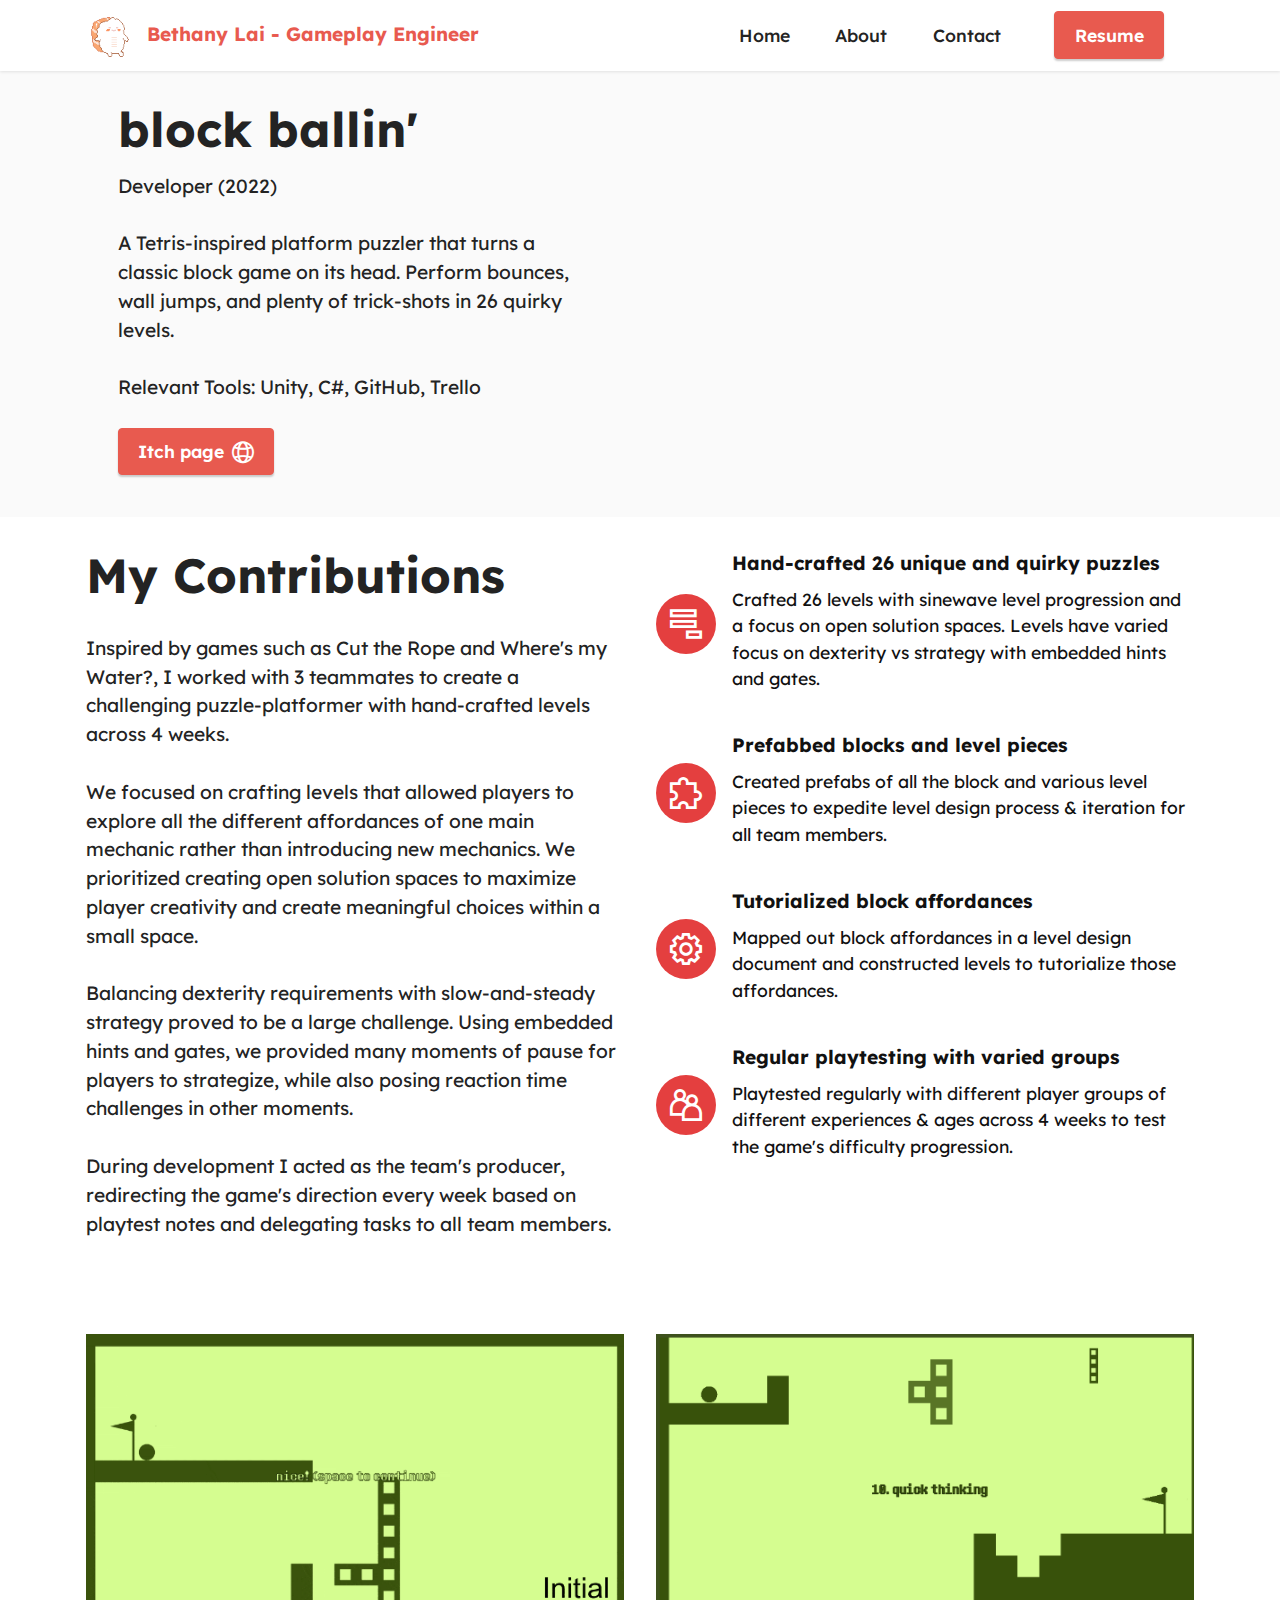
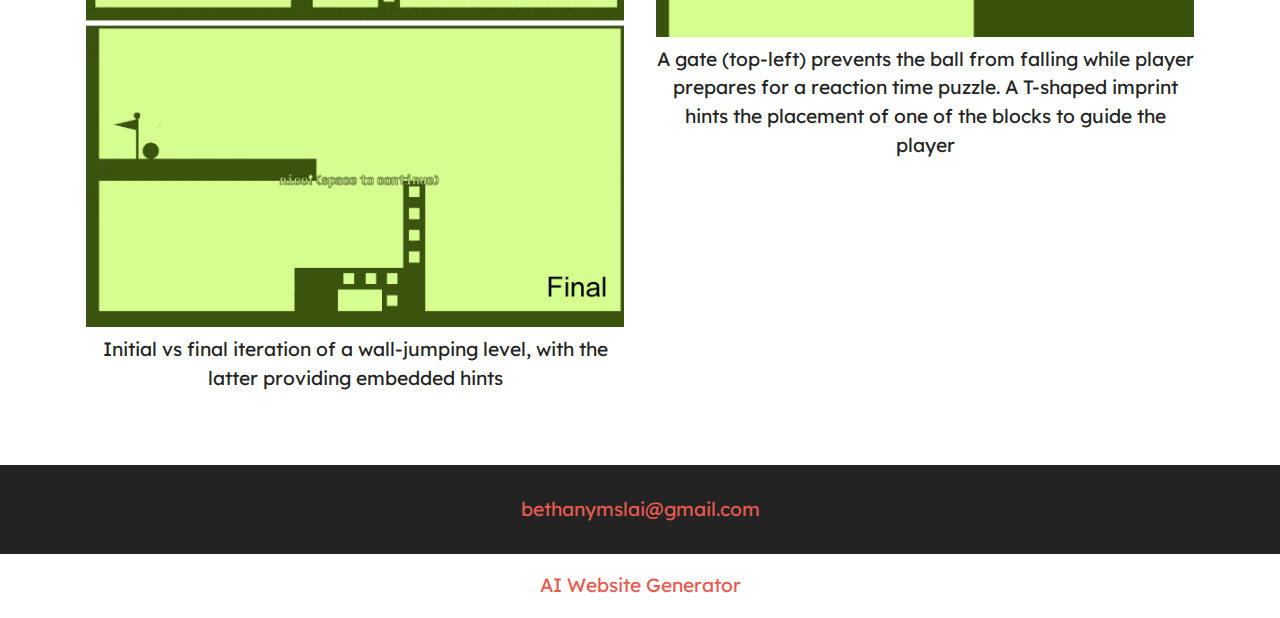
<file: blockballin.html>
<!DOCTYPE html>
<html  >
<head>
  <!-- Site made with Mobirise Website Builder v5.9.18, https://mobirise.com -->
  <meta charset="UTF-8">
  <meta http-equiv="X-UA-Compatible" content="IE=edge">
  <meta name="generator" content="Mobirise v5.9.18, mobirise.com">
  <meta name="viewport" content="width=device-width, initial-scale=1, minimum-scale=1">
  <link rel="shortcut icon" href="assets/images/idle.gif" type="image/x-icon">
  <meta name="description" content="">
  
  
  <title>Bethany Lai / block ballin'</title>
  <link rel="stylesheet" href="assets/web/assets/mobirise-icons2/mobirise2.css">
  <link rel="stylesheet" href="assets/bootstrap/css/bootstrap.min.css">
  <link rel="stylesheet" href="assets/bootstrap/css/bootstrap-grid.min.css">
  <link rel="stylesheet" href="assets/bootstrap/css/bootstrap-reboot.min.css">
  <link rel="stylesheet" href="assets/dropdown/css/style.css">
  <link rel="stylesheet" href="assets/socicon/css/styles.css">
  <link rel="stylesheet" href="assets/theme/css/style.css">
  <link rel="preload" href="https://fonts.googleapis.com/css?family=Lexend:100,200,300,400,500,600,700,800,900&display=swap" as="style" onload="this.onload=null;this.rel='stylesheet'">
  <noscript><link rel="stylesheet" href="https://fonts.googleapis.com/css?family=Lexend:100,200,300,400,500,600,700,800,900&display=swap"></noscript>
  <link rel="preload" as="style" href="assets/mobirise/css/mbr-additional.css?v=qPzKFz"><link rel="stylesheet" href="assets/mobirise/css/mbr-additional.css?v=qPzKFz" type="text/css">

  
  
  
</head>
<body>
  
  <section data-bs-version="5.1" class="menu menu2 cid-ugDLAZz67N" once="menu" id="menu2-1p">
    
    <nav class="navbar navbar-dropdown navbar-expand-lg">
        <div class="container">
            <div class="navbar-brand">
                <span class="navbar-logo">
                    <a href="index.html">
                        <img src="assets/images/idle.gif" alt="Mobirise Website Builder" style="height: 3rem;">
                    </a>
                </span>
                <span class="navbar-caption-wrap"><a class="navbar-caption text-primary display-7" href="index.html">Bethany Lai - Gameplay Engineer</a></span>
            </div>
            <button class="navbar-toggler" type="button" data-toggle="collapse" data-bs-toggle="collapse" data-target="#navbarSupportedContent" data-bs-target="#navbarSupportedContent" aria-controls="navbarNavAltMarkup" aria-expanded="false" aria-label="Toggle navigation">
                <div class="hamburger">
                    <span></span>
                    <span></span>
                    <span></span>
                    <span></span>
                </div>
            </button>
            <div class="collapse navbar-collapse" id="navbarSupportedContent">
                <ul class="navbar-nav nav-dropdown" data-app-modern-menu="true"><li class="nav-item"><a class="nav-link link text-black text-primary display-4" href="index.html">Home</a></li>
                    <li class="nav-item"><a class="nav-link link text-black text-primary display-4" href="home.html#image1-b">About</a></li><li class="nav-item"><a class="nav-link link text-black text-primary display-4" href="home.html#form5-6">Contact</a></li></ul>
                
                <div class="navbar-buttons mbr-section-btn"><a class="btn btn-primary display-4" href="assets/files/Bethany-Lai_2024Resume_GameplayEngineer.pdf" target="_blank">Resume</a></div>
            </div>
        </div>
    </nav>
</section>

<section data-bs-version="5.1" class="header15 cid-ugDLAZVB2C" id="header15-1q">
    

    
    

    <div class="container">
        <div class="row justify-content-center">
            <div class="col-12 col-md">
                <div class="text-wrapper">
                    <h2 class="mbr-section-title mb-3 mbr-fonts-style display-2"><strong>block ballin'</strong></h2>
                    <p class="mbr-text mb-3 mbr-fonts-style display-7">Developer (2022)<br><br>A Tetris-inspired platform puzzler that turns a classic block game on its head. Perform bounces, wall jumps, and plenty of trick-shots in 26 quirky levels.<br><br>Relevant Tools: Unity, C#, GitHub, Trello</p>
                    <div class="mbr-section-btn"><a class="btn btn-primary display-4" href="https://guiyyu.itch.io/block-ballin" target="_blank"><span class="mobi-mbri mobi-mbri-globe-2 mbr-iconfont mbr-iconfont-btn"></span>Itch page</a></div>
                </div>
            </div>
            <div class="mbr-figure col-12 col-md-6"><iframe class="mbr-embedded-video" src="https://www.youtube.com/embed/5wWhurTLV9U?rel=0&amp;amp;&amp;showinfo=0&amp;autoplay=0&amp;loop=1&amp;playlist=5wWhurTLV9U" width="1280" height="720" frameborder="0" allowfullscreen></iframe></div>
        </div>
    </div>
</section>

<section data-bs-version="5.1" class="features13 cid-ugDLB0fwbn" id="features13-1r">

    

    
    
    <div class="container">
        <div class="row justify-content-center">
            <div class="col-12 col-lg-6">
                <div class="card-wrapper">
                    <div class="card-box align-left">
                        <h4 class="card-title mbr-fonts-style mb-4 display-2">
                            <strong>My Contributions</strong></h4>
                        <p class="mbr-text mbr-fonts-style mb-4 display-7">Inspired by games such as Cut the Rope and Where's my Water?, I worked with 3 teammates to create a challenging puzzle-platformer with hand-crafted levels across 4 weeks.<br><br>We focused on crafting levels that allowed players to explore all the different affordances of one main mechanic rather than introducing new mechanics. We prioritized creating open solution spaces to maximize player creativity and create meaningful choices within a small space.<br><br>Balancing dexterity requirements with slow-and-steady strategy proved to be a large challenge. Using embedded hints and gates, we provided many moments of pause for players to strategize, while also posing reaction time challenges in other moments.<br><br>During development I acted as the team's producer, redirecting the game's direction every week based on playtest notes and delegating tasks to all team members.</p>
                        
                    </div>
                </div>
            </div>
            <div class="col-12 col-lg-6">
                <div class="item features-without-image active">
                    <div class="item-wrapper mbr-flex">
                        <div class="icon-box">
                            <span class="mbr-iconfont mobi-mbri-add-submenu mobi-mbri"></span>
                        </div>
                        <div class="text-box">
                            <h4 class="icon-title mbr-black mbr-fonts-style display-7"><strong>Hand-crafted 26 unique and quirky puzzles</strong></h4>
                            <h5 class="icon-text mbr-black mbr-fonts-style display-4">Crafted 26 levels with sinewave level progression and a focus on open solution spaces. Levels have varied focus on dexterity vs strategy with embedded hints and gates.</h5>
                        </div>
                    </div>
                </div><div class="item features-without-image">
                    <div class="item-wrapper mbr-flex">
                        <div class="icon-box">
                            <span class="mbr-iconfont mobi-mbri-extension mobi-mbri"></span>
                        </div>
                        <div class="text-box">
                            <h4 class="icon-title mbr-black mbr-fonts-style display-7"><strong>Prefabbed blocks and level pieces</strong></h4>
                            <h5 class="icon-text mbr-black mbr-fonts-style display-4">Created prefabs of all the block and various level pieces to expedite level design process &amp; iteration for all team members.</h5>
                        </div>
                    </div>
                </div>
                <div class="item features-without-image">
                    <div class="item-wrapper mbr-flex">
                        <div class="icon-box">
                            <span class="mbr-iconfont mobi-mbri-setting mobi-mbri"></span>
                        </div>
                        <div class="text-box">
                            <h4 class="icon-title mbr-black mbr-fonts-style display-7"><strong>Tutorialized block affordances</strong></h4>
                            <h5 class="icon-text mbr-black mbr-fonts-style display-4">Mapped out block affordances in a level design document and constructed levels to tutorialize those affordances.</h5>
                        </div>
                    </div>
                </div>
                <div class="item features-without-image">
                    <div class="item-wrapper mbr-flex">
                        <div class="icon-box">
                            <span class="mbr-iconfont mobi-mbri-users mobi-mbri"></span>
                        </div>
                        <div class="text-box">
                            <h4 class="icon-title mbr-black mbr-fonts-style display-7"><strong>Regular playtesting with varied groups</strong></h4>
                            <h5 class="icon-text mbr-black mbr-fonts-style display-4">Playtested regularly with different player groups of different experiences &amp; ages across 4 weeks to test the game's difficulty progression.</h5>
                        </div>
                    </div>
                </div>
            </div>
        </div>
    </div>
</section>

<section data-bs-version="5.1" class="gallery5 mbr-gallery cid-ugYtXPw8il" id="gallery5-2a">
    

    
    

    <div class="container">
        
        <div class="row mbr-gallery mt-4">
            <div class="col-12 col-md-6 col-lg-6 item gallery-image">
                <div class="item-wrapper" data-toggle="modal" data-bs-toggle="modal" data-target="#uuuMBKPHzI-modal" data-bs-target="#uuuMBKPHzI-modal">
                    <img class="w-100" src="assets/images/blockballin2.gif" alt="Mobirise Website Builder" data-slide-to="0" data-bs-slide-to="0" data-target="#lb-uuuMBKPHzI" data-bs-target="#lb-uuuMBKPHzI">
                    <div class="icon-wrapper">
                        <span class="mobi-mbri mobi-mbri-search mbr-iconfont mbr-iconfont-btn"></span>
                    </div>
                </div>
                <h6 class="mbr-item-subtitle mbr-fonts-style align-center mb-2 mt-2 display-7">Initial vs final iteration of a wall-jumping level, with the latter providing embedded hints</h6>
            </div>
            <div class="col-12 col-md-6 col-lg-6 item gallery-image">
                <div class="item-wrapper" data-toggle="modal" data-bs-toggle="modal" data-target="#uuuMBKPHzI-modal" data-bs-target="#uuuMBKPHzI-modal">
                    <img class="w-100" src="assets/images/blockballin.gif" alt="Mobirise Website Builder" data-slide-to="1" data-bs-slide-to="1" data-target="#lb-uuuMBKPHzI" data-bs-target="#lb-uuuMBKPHzI">
                    <div class="icon-wrapper">
                        <span class="mobi-mbri mobi-mbri-search mbr-iconfont mbr-iconfont-btn"></span>
                    </div>
                </div>
                <h6 class="mbr-item-subtitle mbr-fonts-style align-center mb-2 mt-2 display-7">A gate (top-left) prevents the ball from falling while player prepares for a reaction time puzzle. A T-shaped imprint hints the placement of one of the blocks to guide the player</h6>
            </div>
            
            
        </div>

        <div class="modal mbr-slider" tabindex="-1" role="dialog" aria-hidden="true" id="uuuMBKPHzI-modal">
            <div class="modal-dialog" role="document">
                <div class="modal-content">
                    <div class="modal-body">
                        <div class="carousel slide" id="lb-uuuMBKPHzI" data-interval="5000" data-bs-interval="5000">
                            <div class="carousel-inner">
                                <div class="carousel-item active">
                                    <img class="d-block w-100" src="assets/images/blockballin2.gif" alt="Mobirise Website Builder">
                                </div>
                                <div class="carousel-item">
                                    <img class="d-block w-100" src="assets/images/blockballin.gif" alt="Mobirise Website Builder">
                                </div>
                                
                                
                            </div>
                            <ol class="carousel-indicators">
                                <li data-slide-to="0" data-bs-slide-to="0" class="active" data-target="#lb-uuuMBKPHzI" data-bs-target="#lb-uuuMBKPHzI"></li>
                                <li data-slide-to="1" data-bs-slide-to="1" data-target="#lb-uuuMBKPHzI" data-bs-target="#lb-uuuMBKPHzI"></li>
                                
                                
                            </ol>
                            <a role="button" href="" class="close" data-dismiss="modal" data-bs-dismiss="modal" aria-label="Close">
                            </a>
                            <a class="carousel-control-prev carousel-control" role="button" data-slide="prev" data-bs-slide="prev" href="#lb-uuuMBKPHzI">
                                <span class="mobi-mbri mobi-mbri-arrow-prev" aria-hidden="true"></span>
                                <span class="sr-only visually-hidden">Previous</span>
                            </a>
                            <a class="carousel-control-next carousel-control" role="button" data-slide="next" data-bs-slide="next" href="#lb-uuuMBKPHzI">
                                <span class="mobi-mbri mobi-mbri-arrow-next" aria-hidden="true"></span>
                                <span class="sr-only visually-hidden">Next</span>
                            </a>
                        </div>
                    </div>
                </div>
            </div>
        </div>
    </div>
</section>

<section data-bs-version="5.1" class="footer7 cid-ugDLB2req0" once="footers" id="footer7-1y">

    

    

    <div class="container">
        <div class="media-container-row align-center mbr-white">
            <div class="col-12">
                <p class="mbr-text mb-0 mbr-fonts-style display-7"><em><strong>
                    <a href="mailto:bethanymslai@gmail.com" class="text-primary">bethanymslai@gmail.com</a></strong></em></p>
            </div>
        </div>
    </div>
</section><section class="display-7" style="padding: 0;align-items: center;justify-content: center;flex-wrap: wrap;    align-content: center;display: flex;position: relative;height: 4rem;"><a href="https://mobiri.se/3296654" style="flex: 1 1;height: 4rem;position: absolute;width: 100%;z-index: 1;"><img alt="" style="height: 4rem;" src="[data-uri]"></a><p style="margin: 0;text-align: center;" class="display-7">&#8204;</p><a style="z-index:1" href="https://mobirise.com/builder/ai-website-generator.html">AI Website Generator</a></section><script src="assets/bootstrap/js/bootstrap.bundle.min.js"></script>  <script src="assets/smoothscroll/smooth-scroll.js"></script>  <script src="assets/ytplayer/index.js"></script>  <script src="assets/dropdown/js/navbar-dropdown.js"></script>  <script src="assets/theme/js/script.js"></script>  
  
  
</body>
</html>
</file>
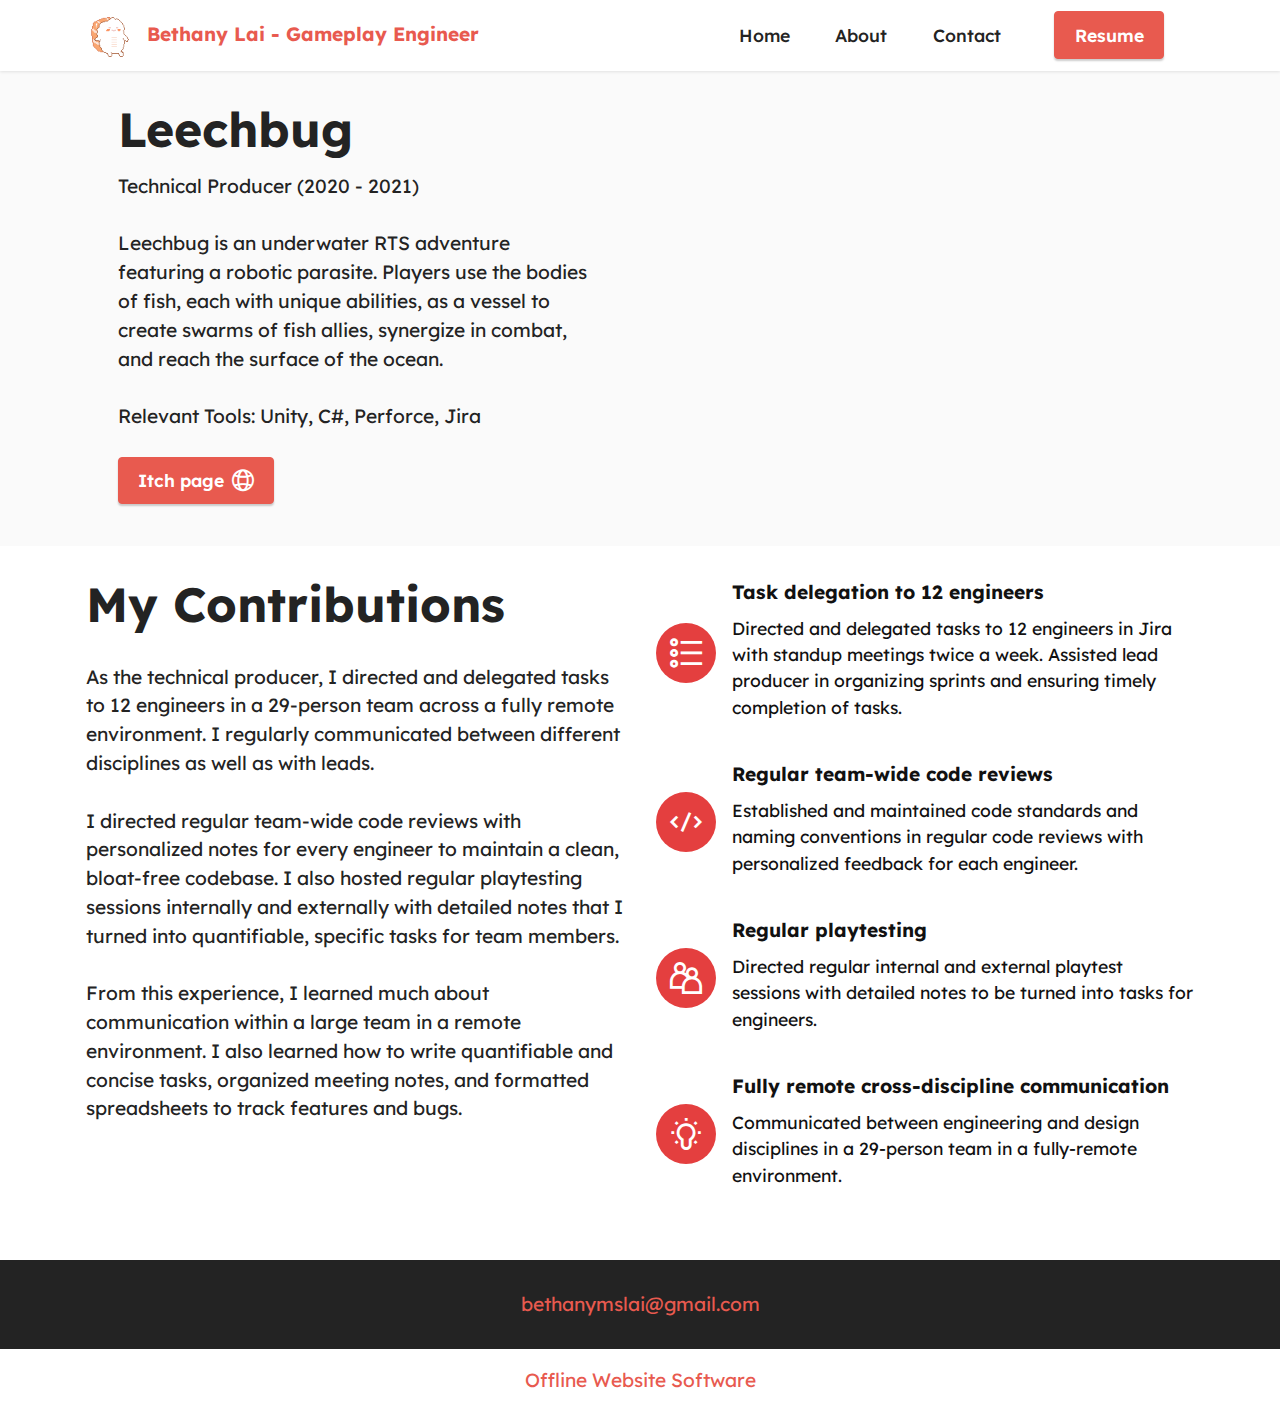
<file: leechbug.html>
<!DOCTYPE html>
<html  >
<head>
  <!-- Site made with Mobirise Website Builder v5.9.18, https://mobirise.com -->
  <meta charset="UTF-8">
  <meta http-equiv="X-UA-Compatible" content="IE=edge">
  <meta name="generator" content="Mobirise v5.9.18, mobirise.com">
  <meta name="viewport" content="width=device-width, initial-scale=1, minimum-scale=1">
  <link rel="shortcut icon" href="assets/images/idle.gif" type="image/x-icon">
  <meta name="description" content="">
  
  
  <title>Bethany Lai / Leechbug</title>
  <link rel="stylesheet" href="assets/web/assets/mobirise-icons2/mobirise2.css">
  <link rel="stylesheet" href="assets/bootstrap/css/bootstrap.min.css">
  <link rel="stylesheet" href="assets/bootstrap/css/bootstrap-grid.min.css">
  <link rel="stylesheet" href="assets/bootstrap/css/bootstrap-reboot.min.css">
  <link rel="stylesheet" href="assets/dropdown/css/style.css">
  <link rel="stylesheet" href="assets/socicon/css/styles.css">
  <link rel="stylesheet" href="assets/theme/css/style.css">
  <link rel="preload" href="https://fonts.googleapis.com/css?family=Lexend:100,200,300,400,500,600,700,800,900&display=swap" as="style" onload="this.onload=null;this.rel='stylesheet'">
  <noscript><link rel="stylesheet" href="https://fonts.googleapis.com/css?family=Lexend:100,200,300,400,500,600,700,800,900&display=swap"></noscript>
  <link rel="preload" as="style" href="assets/mobirise/css/mbr-additional.css?v=k1pU2p"><link rel="stylesheet" href="assets/mobirise/css/mbr-additional.css?v=k1pU2p" type="text/css">

  
  
  
</head>
<body>
  
  <section data-bs-version="5.1" class="menu menu2 cid-ugDLEPr5et" once="menu" id="menu2-1z">
    
    <nav class="navbar navbar-dropdown navbar-expand-lg">
        <div class="container">
            <div class="navbar-brand">
                <span class="navbar-logo">
                    <a href="index.html">
                        <img src="assets/images/idle.gif" alt="Mobirise Website Builder" style="height: 3rem;">
                    </a>
                </span>
                <span class="navbar-caption-wrap"><a class="navbar-caption text-primary display-7" href="index.html">Bethany Lai - Gameplay Engineer</a></span>
            </div>
            <button class="navbar-toggler" type="button" data-toggle="collapse" data-bs-toggle="collapse" data-target="#navbarSupportedContent" data-bs-target="#navbarSupportedContent" aria-controls="navbarNavAltMarkup" aria-expanded="false" aria-label="Toggle navigation">
                <div class="hamburger">
                    <span></span>
                    <span></span>
                    <span></span>
                    <span></span>
                </div>
            </button>
            <div class="collapse navbar-collapse" id="navbarSupportedContent">
                <ul class="navbar-nav nav-dropdown" data-app-modern-menu="true"><li class="nav-item"><a class="nav-link link text-black text-primary display-4" href="index.html">Home</a></li>
                    <li class="nav-item"><a class="nav-link link text-black text-primary display-4" href="home.html#image1-b">About</a></li><li class="nav-item"><a class="nav-link link text-black text-primary display-4" href="home.html#form5-6">Contact</a></li></ul>
                
                <div class="navbar-buttons mbr-section-btn"><a class="btn btn-primary display-4" href="assets/files/Bethany-Lai_2024Resume_GameplayEngineer.pdf" target="_blank">Resume</a></div>
            </div>
        </div>
    </nav>
</section>

<section data-bs-version="5.1" class="header15 cid-ugDLEPOWn8" id="header15-20">
    

    
    

    <div class="container">
        <div class="row justify-content-center">
            <div class="col-12 col-md">
                <div class="text-wrapper">
                    <h2 class="mbr-section-title mb-3 mbr-fonts-style display-2">
                        <strong>Leechbug</strong></h2>
                    <p class="mbr-text mb-3 mbr-fonts-style display-7">Technical Producer (2020 - 2021)<br><br>Leechbug is an underwater RTS adventure featuring a robotic parasite. Players use the bodies of fish, each with unique abilities, as a vessel to create swarms of fish allies, synergize in combat, and reach the surface of the ocean.<br><br>Relevant Tools: Unity, C#, Perforce, Jira</p>
                    <div class="mbr-section-btn"><a class="btn btn-primary display-4" href="https://leechbug.itch.io/leechbug" target="_blank"><span class="mobi-mbri mobi-mbri-globe-2 mbr-iconfont mbr-iconfont-btn"></span>Itch page</a></div>
                </div>
            </div>
            <div class="mbr-figure col-12 col-md-6"><iframe class="mbr-embedded-video" src="https://www.youtube.com/embed/2yfzeVb2wCQ?rel=0&amp;amp;&amp;showinfo=0&amp;autoplay=0&amp;loop=1&amp;playlist=2yfzeVb2wCQ" width="1280" height="720" frameborder="0" allowfullscreen></iframe></div>
        </div>
    </div>
</section>

<section data-bs-version="5.1" class="features13 cid-ugDLEQ8fR2" id="features13-21">

    

    
    
    <div class="container">
        <div class="row justify-content-center">
            <div class="col-12 col-lg-6">
                <div class="card-wrapper">
                    <div class="card-box align-left">
                        <h4 class="card-title mbr-fonts-style mb-4 display-2">
                            <strong>My Contributions</strong></h4>
                        <p class="mbr-text mbr-fonts-style mb-4 display-7">As the technical producer, I directed and delegated tasks to 12 engineers in a 29-person team across a fully remote environment. I regularly communicated between different disciplines as well as with leads.<br><br>I directed regular team-wide code reviews with personalized notes for every engineer to maintain a clean, bloat-free codebase. I also hosted regular playtesting sessions internally and externally with detailed notes that I turned into quantifiable, specific tasks for team members.<br><br>From this experience, I learned much about communication within a large team in a remote environment. I also learned how to write quantifiable and concise tasks, organized meeting notes, and formatted spreadsheets to track features and bugs.</p>
                        
                    </div>
                </div>
            </div>
            <div class="col-12 col-lg-6">
                <div class="item features-without-image active">
                    <div class="item-wrapper mbr-flex">
                        <div class="icon-box">
                            <span class="mbr-iconfont mobi-mbri-bulleted-list mobi-mbri"></span>
                        </div>
                        <div class="text-box">
                            <h4 class="icon-title mbr-black mbr-fonts-style display-7"><strong>Task delegation to 12 engineers</strong></h4>
                            <h5 class="icon-text mbr-black mbr-fonts-style display-4">Directed and delegated tasks to 12 engineers in Jira with standup meetings twice a week. Assisted lead producer in organizing sprints and ensuring timely completion of tasks.</h5>
                        </div>
                    </div>
                </div><div class="item features-without-image">
                    <div class="item-wrapper mbr-flex">
                        <div class="icon-box">
                            <span class="mbr-iconfont mobi-mbri-code mobi-mbri"></span>
                        </div>
                        <div class="text-box">
                            <h4 class="icon-title mbr-black mbr-fonts-style display-7"><strong>Regular team-wide code reviews</strong></h4>
                            <h5 class="icon-text mbr-black mbr-fonts-style display-4">Established and maintained code standards and naming conventions in regular code reviews with personalized feedback for each engineer.</h5>
                        </div>
                    </div>
                </div>
                
                <div class="item features-without-image">
                    <div class="item-wrapper mbr-flex">
                        <div class="icon-box">
                            <span class="mbr-iconfont mobi-mbri-users mobi-mbri"></span>
                        </div>
                        <div class="text-box">
                            <h4 class="icon-title mbr-black mbr-fonts-style display-7"><strong>Regular playtesting</strong></h4>
                            <h5 class="icon-text mbr-black mbr-fonts-style display-4">Directed regular internal and external playtest sessions with detailed notes to be turned into tasks for engineers.</h5>
                        </div>
                    </div>
                </div><div class="item features-without-image">
                    <div class="item-wrapper mbr-flex">
                        <div class="icon-box">
                            <span class="mbr-iconfont mobi-mbri-idea mobi-mbri"></span>
                        </div>
                        <div class="text-box">
                            <h4 class="icon-title mbr-black mbr-fonts-style display-7"><strong>Fully remote cross-discipline communication</strong></h4>
                            <h5 class="icon-text mbr-black mbr-fonts-style display-4">Communicated between engineering and design disciplines in a 29-person team in a fully-remote environment.</h5>
                        </div>
                    </div>
                </div>
            </div>
        </div>
    </div>
</section>

<section data-bs-version="5.1" class="footer7 cid-ugDLEShhwx" once="footers" id="footer7-28">

    

    

    <div class="container">
        <div class="media-container-row align-center mbr-white">
            <div class="col-12">
                <p class="mbr-text mb-0 mbr-fonts-style display-7"><em><strong>
                    <a href="mailto:bethanymslai@gmail.com" class="text-primary">bethanymslai@gmail.com</a></strong></em></p>
            </div>
        </div>
    </div>
</section><section class="display-7" style="padding: 0;align-items: center;justify-content: center;flex-wrap: wrap;    align-content: center;display: flex;position: relative;height: 4rem;"><a href="https://mobiri.se/3296654" style="flex: 1 1;height: 4rem;position: absolute;width: 100%;z-index: 1;"><img alt="" style="height: 4rem;" src="[data-uri]"></a><p style="margin: 0;text-align: center;" class="display-7">&#8204;</p><a style="z-index:1" href="https://mobirise.com/offline-website-builder.html">Offline Website Software</a></section><script src="assets/bootstrap/js/bootstrap.bundle.min.js"></script>  <script src="assets/smoothscroll/smooth-scroll.js"></script>  <script src="assets/ytplayer/index.js"></script>  <script src="assets/dropdown/js/navbar-dropdown.js"></script>  <script src="assets/theme/js/script.js"></script>  
  
  
</body>
</html>
</file>
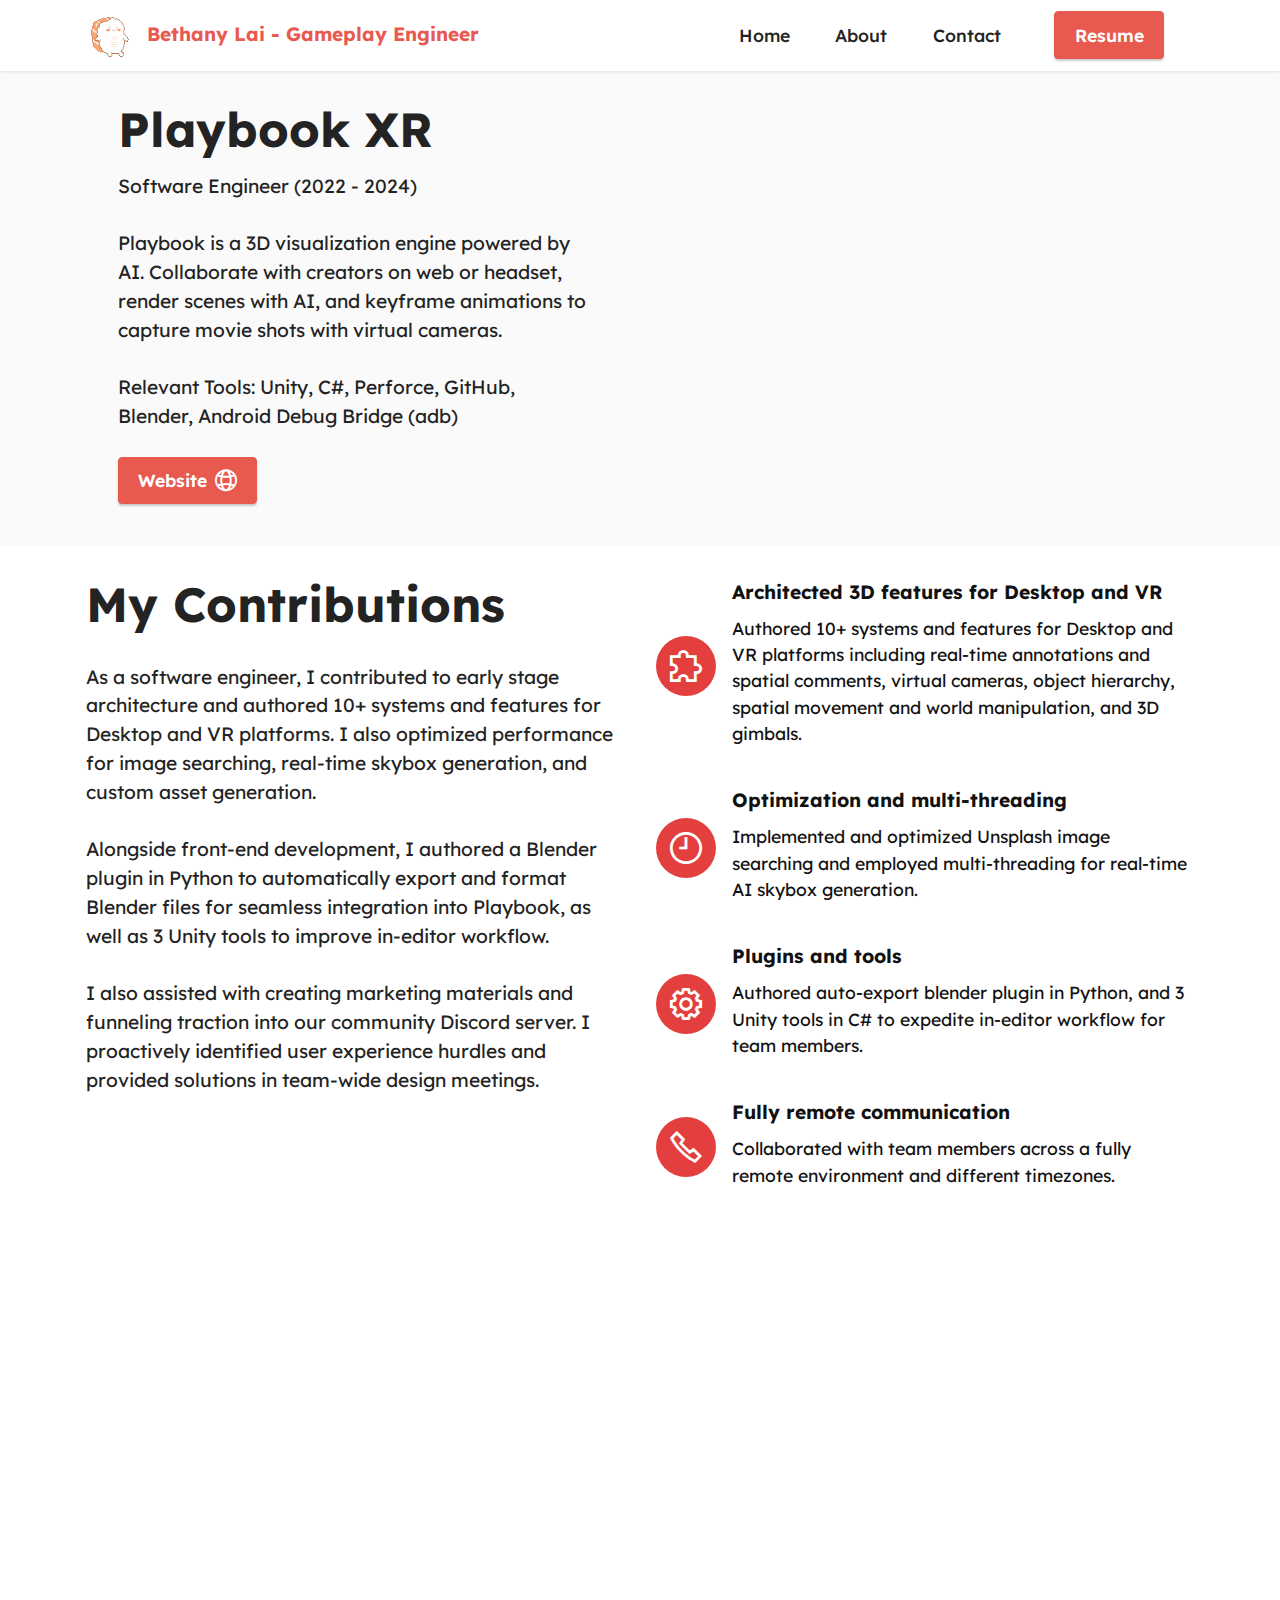
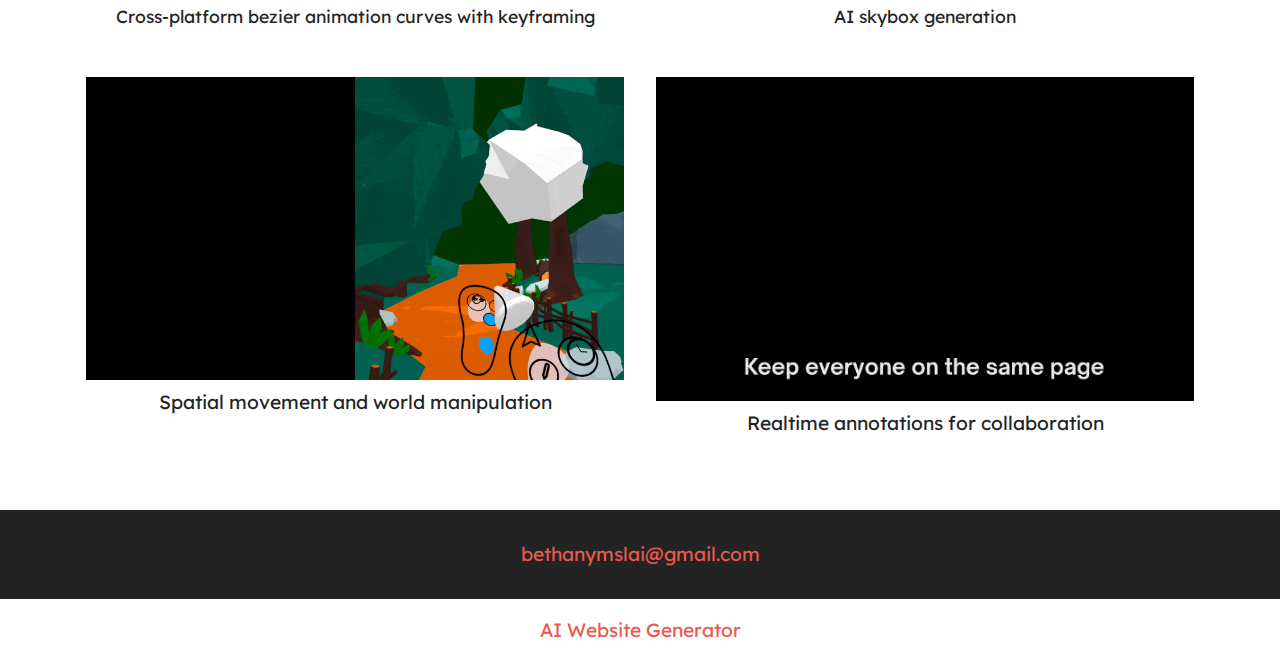
<file: playbook.html>
<!DOCTYPE html>
<html  >
<head>
  <!-- Site made with Mobirise Website Builder v5.9.18, https://mobirise.com -->
  <meta charset="UTF-8">
  <meta http-equiv="X-UA-Compatible" content="IE=edge">
  <meta name="generator" content="Mobirise v5.9.18, mobirise.com">
  <meta name="viewport" content="width=device-width, initial-scale=1, minimum-scale=1">
  <link rel="shortcut icon" href="assets/images/idle.gif" type="image/x-icon">
  <meta name="description" content="">
  
  
  <title>Bethany Lai / Playbook</title>
  <link rel="stylesheet" href="assets/web/assets/mobirise-icons2/mobirise2.css">
  <link rel="stylesheet" href="assets/bootstrap/css/bootstrap.min.css">
  <link rel="stylesheet" href="assets/bootstrap/css/bootstrap-grid.min.css">
  <link rel="stylesheet" href="assets/bootstrap/css/bootstrap-reboot.min.css">
  <link rel="stylesheet" href="assets/dropdown/css/style.css">
  <link rel="stylesheet" href="assets/socicon/css/styles.css">
  <link rel="stylesheet" href="assets/theme/css/style.css">
  <link rel="preload" href="https://fonts.googleapis.com/css?family=Lexend:100,200,300,400,500,600,700,800,900&display=swap" as="style" onload="this.onload=null;this.rel='stylesheet'">
  <noscript><link rel="stylesheet" href="https://fonts.googleapis.com/css?family=Lexend:100,200,300,400,500,600,700,800,900&display=swap"></noscript>
  <link rel="preload" as="style" href="assets/mobirise/css/mbr-additional.css?v=7IfRgG"><link rel="stylesheet" href="assets/mobirise/css/mbr-additional.css?v=7IfRgG" type="text/css">

  
  
  
</head>
<body>
  
  <section data-bs-version="5.1" class="menu menu2 cid-ugDLkyY1Ue" once="menu" id="menu2-v">
    
    <nav class="navbar navbar-dropdown navbar-expand-lg">
        <div class="container">
            <div class="navbar-brand">
                <span class="navbar-logo">
                    <a href="index.html">
                        <img src="assets/images/idle.gif" alt="Mobirise Website Builder" style="height: 3rem;">
                    </a>
                </span>
                <span class="navbar-caption-wrap"><a class="navbar-caption text-primary display-7" href="index.html">Bethany Lai - Gameplay Engineer</a></span>
            </div>
            <button class="navbar-toggler" type="button" data-toggle="collapse" data-bs-toggle="collapse" data-target="#navbarSupportedContent" data-bs-target="#navbarSupportedContent" aria-controls="navbarNavAltMarkup" aria-expanded="false" aria-label="Toggle navigation">
                <div class="hamburger">
                    <span></span>
                    <span></span>
                    <span></span>
                    <span></span>
                </div>
            </button>
            <div class="collapse navbar-collapse" id="navbarSupportedContent">
                <ul class="navbar-nav nav-dropdown" data-app-modern-menu="true"><li class="nav-item"><a class="nav-link link text-black text-primary display-4" href="index.html">Home</a></li>
                    <li class="nav-item"><a class="nav-link link text-black text-primary display-4" href="home.html#image1-b">About</a></li><li class="nav-item"><a class="nav-link link text-black text-primary display-4" href="home.html#form5-6">Contact</a></li></ul>
                
                <div class="navbar-buttons mbr-section-btn"><a class="btn btn-primary display-4" href="assets/files/Bethany-Lai_2024Resume_GameplayEngineer.pdf" target="_blank">Resume</a></div>
            </div>
        </div>
    </nav>
</section>

<section data-bs-version="5.1" class="header15 cid-ugDLkzkkMH" id="header15-w">
    

    
    

    <div class="container">
        <div class="row justify-content-center">
            <div class="col-12 col-md">
                <div class="text-wrapper">
                    <h2 class="mbr-section-title mb-3 mbr-fonts-style display-2">
                        <strong>Playbook XR</strong></h2>
                    <p class="mbr-text mb-3 mbr-fonts-style display-7">Software Engineer (2022 - 2024)<br><br>Playbook is a 3D visualization engine powered by AI. Collaborate with creators on web or headset, render scenes with AI, and keyframe animations to capture movie shots with virtual cameras.<br><br>Relevant Tools: Unity, C#, Perforce, GitHub, Blender, Android Debug Bridge (adb)</p>
                    <div class="mbr-section-btn"><a class="btn btn-primary display-4" href="https://www.playbookxr.com/" target="_blank"><span class="mobi-mbri mobi-mbri-globe-2 mbr-iconfont mbr-iconfont-btn"></span>Website</a></div>
                </div>
            </div>
            <div class="mbr-figure col-12 col-md-6"><iframe class="mbr-embedded-video" src="https://player.vimeo.com/video/902080803?autoplay=0&amp;loop=1" width="1280" height="720" frameborder="0" allowfullscreen></iframe></div>
        </div>
    </div>
</section>

<section data-bs-version="5.1" class="features13 cid-ugDLkzFiJe" id="features13-x">

    

    
    
    <div class="container">
        <div class="row justify-content-center">
            <div class="col-12 col-lg-6">
                <div class="card-wrapper">
                    <div class="card-box align-left">
                        <h4 class="card-title mbr-fonts-style mb-4 display-2">
                            <strong>My Contributions</strong></h4>
                        <p class="mbr-text mbr-fonts-style mb-4 display-7">
                            As a software engineer, I contributed to early stage architecture and authored 10+ systems and features for Desktop and VR platforms. I also optimized performance for image searching, real-time skybox generation, and custom asset generation.<br><br>Alongside front-end development, I authored a Blender plugin in Python to automatically export and format Blender files for seamless integration into Playbook, as well as 3 Unity tools to improve in-editor workflow.<br><br>I also assisted with creating marketing materials and funneling traction into our community Discord server. I proactively identified user experience hurdles and provided solutions in team-wide design meetings.</p>
                        
                    </div>
                </div>
            </div>
            <div class="col-12 col-lg-6">
                <div class="item features-without-image active">
                    <div class="item-wrapper mbr-flex">
                        <div class="icon-box">
                            <span class="mbr-iconfont mobi-mbri-extension mobi-mbri"></span>
                        </div>
                        <div class="text-box">
                            <h4 class="icon-title mbr-black mbr-fonts-style display-7"><strong>Architected 3D features for Desktop and VR</strong></h4>
                            <h5 class="icon-text mbr-black mbr-fonts-style display-4">Authored 10+ systems and features for Desktop and VR platforms including real-time annotations and spatial comments, virtual cameras, object hierarchy, spatial movement and world manipulation, and 3D gimbals.</h5>
                        </div>
                    </div>
                </div>
                <div class="item features-without-image">
                    <div class="item-wrapper mbr-flex">
                        <div class="icon-box">
                            <span class="mbr-iconfont mobi-mbri-clock mobi-mbri"></span>
                        </div>
                        <div class="text-box">
                            <h4 class="icon-title mbr-black mbr-fonts-style display-7"><strong>Optimization and multi-threading</strong></h4>
                            <h5 class="icon-text mbr-black mbr-fonts-style display-4">Implemented and optimized Unsplash image searching and employed multi-threading for real-time AI skybox generation.</h5>
                        </div>
                    </div>
                </div><div class="item features-without-image">
                    <div class="item-wrapper mbr-flex">
                        <div class="icon-box">
                            <span class="mbr-iconfont mobi-mbri-setting mobi-mbri"></span>
                        </div>
                        <div class="text-box">
                            <h4 class="icon-title mbr-black mbr-fonts-style display-7"><strong>Plugins and tools</strong></h4>
                            <h5 class="icon-text mbr-black mbr-fonts-style display-4">Authored auto-export blender plugin in Python, and 3 Unity tools in C# to expedite in-editor workflow for team members.</h5>
                        </div>
                    </div>
                </div><div class="item features-without-image">
                    <div class="item-wrapper mbr-flex">
                        <div class="icon-box">
                            <span class="mbr-iconfont mobi-mbri-phone mobi-mbri"></span>
                        </div>
                        <div class="text-box">
                            <h4 class="icon-title mbr-black mbr-fonts-style display-7"><strong>Fully remote communication</strong></h4>
                            <h5 class="icon-text mbr-black mbr-fonts-style display-4">Collaborated with team members across a fully remote environment and different timezones.</h5>
                        </div>
                    </div>
                </div>
                
            </div>
        </div>
    </div>
</section>

<section data-bs-version="5.1" class="video3 cid-ugDLkA1cPg" id="video3-y">
    
    
    
    <div class="container">
        
        <div class="row mt-4">
            <div class="col-12 col-md-6 video-block">
                <div class="video-wrapper"><iframe class="mbr-embedded-video" src="https://www.youtube.com/embed/oP3GmRe4ujk?rel=0&amp;amp;&amp;showinfo=0&amp;autoplay=0&amp;loop=1&amp;playlist=oP3GmRe4ujk" width="1280" height="720" frameborder="0" allowfullscreen></iframe></div>
                <p class="mbr-text pt-2 mbr-fonts-style display-4">
                    Cross-platform bezier animation curves with keyframing</p>
            </div>
            <div class="col-12 col-md-6 video-block">
                <div class="video-wrapper"><iframe class="mbr-embedded-video" src="https://www.youtube.com/embed/A3LRuEx0ns8?rel=0&amp;amp;&amp;showinfo=0&amp;autoplay=0&amp;loop=1&amp;playlist=A3LRuEx0ns8" width="1280" height="720" frameborder="0" allowfullscreen></iframe></div>
                <p class="mbr-text pt-2 mbr-fonts-style display-4">AI skybox generation</p>
            </div>
        </div>
    </div>
</section>

<section data-bs-version="5.1" class="gallery5 mbr-gallery cid-ugZq4kOREn" id="gallery5-2h">
    

    
    

    <div class="container">
        
        <div class="row mbr-gallery mt-4">
            <div class="col-12 col-md-6 col-lg-6 item gallery-image">
                <div class="item-wrapper" data-toggle="modal" data-bs-toggle="modal" data-target="#uuuMBBJX11-modal" data-bs-target="#uuuMBBJX11-modal">
                    <img class="w-100" src="assets/images/locomotion-tutorial.gif" alt="Mobirise Website Builder" data-slide-to="0" data-bs-slide-to="0" data-target="#lb-uuuMBBJX11" data-bs-target="#lb-uuuMBBJX11">
                    <div class="icon-wrapper">
                        <span class="mobi-mbri mobi-mbri-search mbr-iconfont mbr-iconfont-btn"></span>
                    </div>
                </div>
                <h6 class="mbr-item-subtitle mbr-fonts-style align-center mb-2 mt-2 display-7">Spatial movement and world manipulation</h6>
            </div><div class="col-12 col-md-6 col-lg-6 item gallery-image">
                <div class="item-wrapper" data-toggle="modal" data-bs-toggle="modal" data-target="#uuuMBBJX11-modal" data-bs-target="#uuuMBBJX11-modal">
                    <img class="w-100" src="assets/images/annotation-1.gif" alt="Mobirise Website Builder" data-slide-to="1" data-bs-slide-to="1" data-target="#lb-uuuMBBJX11" data-bs-target="#lb-uuuMBBJX11">
                    <div class="icon-wrapper">
                        <span class="mobi-mbri mobi-mbri-search mbr-iconfont mbr-iconfont-btn"></span>
                    </div>
                </div>
                <h6 class="mbr-item-subtitle mbr-fonts-style align-center mb-2 mt-2 display-7">Realtime annotations for collaboration</h6>
            </div>
            
            
            
        </div>

        <div class="modal mbr-slider" tabindex="-1" role="dialog" aria-hidden="true" id="uuuMBBJX11-modal">
            <div class="modal-dialog" role="document">
                <div class="modal-content">
                    <div class="modal-body">
                        <div class="carousel slide" id="lb-uuuMBBJX11" data-interval="5000" data-bs-interval="5000">
                            <div class="carousel-inner">
                                <div class="carousel-item active">
                                    <img class="d-block w-100" src="assets/images/locomotion-tutorial.gif" alt="Mobirise Website Builder">
                                </div><div class="carousel-item">
                                    <img class="d-block w-100" src="assets/images/annotation-1.gif" alt="Mobirise Website Builder">
                                </div>
                                
                                
                                
                            </div>
                            <ol class="carousel-indicators">
                                <li data-slide-to="0" data-bs-slide-to="0" class="active" data-target="#lb-uuuMBBJX11" data-bs-target="#lb-uuuMBBJX11"></li><li data-slide-to="1" data-bs-slide-to="1" class="" data-target="#lb-uuuMBBJX11" data-bs-target="#lb-uuuMBBJX11"></li>
                                
                                
                                
                            </ol>
                            <a role="button" href="" class="close" data-dismiss="modal" data-bs-dismiss="modal" aria-label="Close">
                            </a>
                            <a class="carousel-control-prev carousel-control" role="button" data-slide="prev" data-bs-slide="prev" href="#lb-uuuMBBJX11">
                                <span class="mobi-mbri mobi-mbri-arrow-prev" aria-hidden="true"></span>
                                <span class="sr-only visually-hidden">Previous</span>
                            </a>
                            <a class="carousel-control-next carousel-control" role="button" data-slide="next" data-bs-slide="next" href="#lb-uuuMBBJX11">
                                <span class="mobi-mbri mobi-mbri-arrow-next" aria-hidden="true"></span>
                                <span class="sr-only visually-hidden">Next</span>
                            </a>
                        </div>
                    </div>
                </div>
            </div>
        </div>
    </div>
</section>

<section data-bs-version="5.1" class="footer7 cid-ugDLkBSK79" once="footers" id="footer7-14">

    

    

    <div class="container">
        <div class="media-container-row align-center mbr-white">
            <div class="col-12">
                <p class="mbr-text mb-0 mbr-fonts-style display-7"><em><strong>
                    <a href="mailto:bethanymslai@gmail.com" class="text-primary">bethanymslai@gmail.com</a></strong></em></p>
            </div>
        </div>
    </div>
</section><section class="display-7" style="padding: 0;align-items: center;justify-content: center;flex-wrap: wrap;    align-content: center;display: flex;position: relative;height: 4rem;"><a href="https://mobiri.se/3296654" style="flex: 1 1;height: 4rem;position: absolute;width: 100%;z-index: 1;"><img alt="" style="height: 4rem;" src="[data-uri]"></a><p style="margin: 0;text-align: center;" class="display-7">&#8204;</p><a style="z-index:1" href="https://mobirise.com/builder/ai-website-generator.html">AI Website Generator</a></section><script src="assets/bootstrap/js/bootstrap.bundle.min.js"></script>  <script src="assets/smoothscroll/smooth-scroll.js"></script>  <script src="assets/ytplayer/index.js"></script>  <script src="assets/dropdown/js/navbar-dropdown.js"></script>  <script src="assets/playervimeo/vimeo_player.js"></script>  <script src="assets/theme/js/script.js"></script>  
  
  
</body>
</html>
</file>
<file: assets/web/assets/mobirise-icons2/mobirise2.css>
@font-face {
  font-family: 'Moririse2';
  font-display: swap;
  src:  url('mobirise2.eot?f2bix4');
  src:  url('mobirise2.eot?f2bix4#iefix') format('embedded-opentype'),
    url('mobirise2.ttf?f2bix4') format('truetype'),
    url('mobirise2.woff?f2bix4') format('woff'),
    url('mobirise2.svg?f2bix4#mobirise2') format('svg');
  font-weight: normal;
  font-style: normal;
}

[class^="mobi-"], [class*=" mobi-"] {
  /* use !important to prevent issues with browser extensions that change fonts */
  font-family: 'Moririse2' !important;
  speak: none;
  font-style: normal;
  font-weight: normal;
  font-variant: normal;
  text-transform: none;
  line-height: 1;

  /* Better Font Rendering =========== */
  -webkit-font-smoothing: antialiased;
  -moz-osx-font-smoothing: grayscale;
}

.mobi-mbri-add-submenu:before {
  content: "\e900";
}
.mobi-mbri-alert:before {
  content: "\e901";
}
.mobi-mbri-align-center:before {
  content: "\e902";
}
.mobi-mbri-align-justify:before {
  content: "\e903";
}
.mobi-mbri-align-left:before {
  content: "\e904";
}
.mobi-mbri-align-right:before {
  content: "\e905";
}
.mobi-mbri-android:before {
  content: "\e906";
}
.mobi-mbri-apple:before {
  content: "\e907";
}
.mobi-mbri-arrow-down:before {
  content: "\e908";
}
.mobi-mbri-arrow-next:before {
  content: "\e909";
}
.mobi-mbri-arrow-prev:before {
  content: "\e90a";
}
.mobi-mbri-arrow-up:before {
  content: "\e90b";
}
.mobi-mbri-bold:before {
  content: "\e90c";
}
.mobi-mbri-bookmark:before {
  content: "\e90d";
}
.mobi-mbri-bootstrap:before {
  content: "\e90e";
}
.mobi-mbri-briefcase:before {
  content: "\e90f";
}
.mobi-mbri-browse:before {
  content: "\e910";
}
.mobi-mbri-bulleted-list:before {
  content: "\e911";
}
.mobi-mbri-calendar:before {
  content: "\e912";
}
.mobi-mbri-camera:before {
  content: "\e913";
}
.mobi-mbri-cart-add:before {
  content: "\e914";
}
.mobi-mbri-cart-full:before {
  content: "\e915";
}
.mobi-mbri-cash:before {
  content: "\e916";
}
.mobi-mbri-change-style:before {
  content: "\e917";
}
.mobi-mbri-chat:before {
  content: "\e918";
}
.mobi-mbri-clock:before {
  content: "\e919";
}
.mobi-mbri-close:before {
  content: "\e91a";
}
.mobi-mbri-cloud:before {
  content: "\e91b";
}
.mobi-mbri-code:before {
  content: "\e91c";
}
.mobi-mbri-contact-form:before {
  content: "\e91d";
}
.mobi-mbri-credit-card:before {
  content: "\e91e";
}
.mobi-mbri-cursor-click:before {
  content: "\e91f";
}
.mobi-mbri-cust-feedback:before {
  content: "\e920";
}
.mobi-mbri-database:before {
  content: "\e921";
}
.mobi-mbri-delivery:before {
  content: "\e922";
}
.mobi-mbri-desktop:before {
  content: "\e923";
}
.mobi-mbri-devices:before {
  content: "\e924";
}
.mobi-mbri-down:before {
  content: "\e925";
}
.mobi-mbri-download-2:before {
  content: "\e926";
}
.mobi-mbri-download:before {
  content: "\e927";
}
.mobi-mbri-drag-n-drop-2:before {
  content: "\e928";
}
.mobi-mbri-drag-n-drop:before {
  content: "\e929";
}
.mobi-mbri-edit-2:before {
  content: "\e92a";
}
.mobi-mbri-edit:before {
  content: "\e92b";
}
.mobi-mbri-error:before {
  content: "\e92c";
}
.mobi-mbri-extension:before {
  content: "\e92d";
}
.mobi-mbri-features:before {
  content: "\e92e";
}
.mobi-mbri-file:before {
  content: "\e92f";
}
.mobi-mbri-flag:before {
  content: "\e930";
}
.mobi-mbri-folder:before {
  content: "\e931";
}
.mobi-mbri-gift:before {
  content: "\e932";
}
.mobi-mbri-github:before {
  content: "\e933";
}
.mobi-mbri-globe-2:before {
  content: "\e934";
}
.mobi-mbri-globe:before {
  content: "\e935";
}
.mobi-mbri-growing-chart:before {
  content: "\e936";
}
.mobi-mbri-hearth:before {
  content: "\e937";
}
.mobi-mbri-help:before {
  content: "\e938";
}
.mobi-mbri-home:before {
  content: "\e939";
}
.mobi-mbri-hot-cup:before {
  content: "\e93a";
}
.mobi-mbri-idea:before {
  content: "\e93b";
}
.mobi-mbri-image-gallery:before {
  content: "\e93c";
}
.mobi-mbri-image-slider:before {
  content: "\e93d";
}
.mobi-mbri-info:before {
  content: "\e93e";
}
.mobi-mbri-italic:before {
  content: "\e93f";
}
.mobi-mbri-key:before {
  content: "\e940";
}
.mobi-mbri-laptop:before {
  content: "\e941";
}
.mobi-mbri-layers:before {
  content: "\e942";
}
.mobi-mbri-left-right:before {
  content: "\e943";
}
.mobi-mbri-left:before {
  content: "\e944";
}
.mobi-mbri-letter:before {
  content: "\e945";
}
.mobi-mbri-like:before {
  content: "\e946";
}
.mobi-mbri-link:before {
  content: "\e947";
}
.mobi-mbri-lock:before {
  content: "\e948";
}
.mobi-mbri-login:before {
  content: "\e949";
}
.mobi-mbri-logout:before {
  content: "\e94a";
}
.mobi-mbri-magic-stick:before {
  content: "\e94b";
}
.mobi-mbri-map-pin:before {
  content: "\e94c";
}
.mobi-mbri-menu:before {
  content: "\e94d";
}
.mobi-mbri-mobile-2:before {
  content: "\e94e";
}
.mobi-mbri-mobile-horizontal:before {
  content: "\e94f";
}
.mobi-mbri-mobile:before {
  content: "\e950";
}
.mobi-mbri-mobirise:before {
  content: "\e951";
}
.mobi-mbri-more-horizontal:before {
  content: "\e952";
}
.mobi-mbri-more-vertical:before {
  content: "\e953";
}
.mobi-mbri-music:before {
  content: "\e954";
}
.mobi-mbri-new-file:before {
  content: "\e955";
}
.mobi-mbri-numbered-list:before {
  content: "\e956";
}
.mobi-mbri-opened-folder:before {
  content: "\e957";
}
.mobi-mbri-pages:before {
  content: "\e958";
}
.mobi-mbri-paper-plane:before {
  content: "\e959";
}
.mobi-mbri-paperclip:before {
  content: "\e95a";
}
.mobi-mbri-phone:before {
  content: "\e95b";
}
.mobi-mbri-photo:before {
  content: "\e95c";
}
.mobi-mbri-photos:before {
  content: "\e95d";
}
.mobi-mbri-pin:before {
  content: "\e95e";
}
.mobi-mbri-play:before {
  content: "\e95f";
}
.mobi-mbri-plus:before {
  content: "\e960";
}
.mobi-mbri-preview:before {
  content: "\e961";
}
.mobi-mbri-print:before {
  content: "\e962";
}
.mobi-mbri-protect:before {
  content: "\e963";
}
.mobi-mbri-question:before {
  content: "\e964";
}
.mobi-mbri-quote-left:before {
  content: "\e965";
}
.mobi-mbri-quote-right:before {
  content: "\e966";
}
.mobi-mbri-redo:before {
  content: "\e967";
}
.mobi-mbri-refresh:before {
  content: "\e968";
}
.mobi-mbri-responsive-2:before {
  content: "\e969";
}
.mobi-mbri-responsive:before {
  content: "\e96a";
}
.mobi-mbri-right:before {
  content: "\e96b";
}
.mobi-mbri-rocket:before {
  content: "\e96c";
}
.mobi-mbri-sad-face:before {
  content: "\e96d";
}
.mobi-mbri-sale:before {
  content: "\e96e";
}
.mobi-mbri-save:before {
  content: "\e96f";
}
.mobi-mbri-search:before {
  content: "\e970";
}
.mobi-mbri-setting-2:before {
  content: "\e971";
}
.mobi-mbri-setting-3:before {
  content: "\e972";
}
.mobi-mbri-setting:before {
  content: "\e973";
}
.mobi-mbri-share:before {
  content: "\e974";
}
.mobi-mbri-shopping-bag:before {
  content: "\e975";
}
.mobi-mbri-shopping-basket:before {
  content: "\e976";
}
.mobi-mbri-shopping-cart:before {
  content: "\e977";
}
.mobi-mbri-sites:before {
  content: "\e978";
}
.mobi-mbri-smile-face:before {
  content: "\e979";
}
.mobi-mbri-speed:before {
  content: "\e97a";
}
.mobi-mbri-star:before {
  content: "\e97b";
}
.mobi-mbri-success:before {
  content: "\e97c";
}
.mobi-mbri-sun:before {
  content: "\e97d";
}
.mobi-mbri-sun2:before {
  content: "\e97e";
}
.mobi-mbri-tablet-vertical:before {
  content: "\e97f";
}
.mobi-mbri-tablet:before {
  content: "\e980";
}
.mobi-mbri-target:before {
  content: "\e981";
}
.mobi-mbri-timer:before {
  content: "\e982";
}
.mobi-mbri-to-ftp:before {
  content: "\e983";
}
.mobi-mbri-to-local-drive:before {
  content: "\e984";
}
.mobi-mbri-touch-swipe:before {
  content: "\e985";
}
.mobi-mbri-touch:before {
  content: "\e986";
}
.mobi-mbri-trash:before {
  content: "\e987";
}
.mobi-mbri-underline:before {
  content: "\e988";
}
.mobi-mbri-undo:before {
  content: "\e989";
}
.mobi-mbri-unlink:before {
  content: "\e98a";
}
.mobi-mbri-unlock:before {
  content: "\e98b";
}
.mobi-mbri-up-down:before {
  content: "\e98c";
}
.mobi-mbri-up:before {
  content: "\e98d";
}
.mobi-mbri-update:before {
  content: "\e98e";
}
.mobi-mbri-upload-2:before {
  content: "\e98f";
}
.mobi-mbri-upload:before {
  content: "\e990";
}
.mobi-mbri-user-2:before {
  content: "\e991";
}
.mobi-mbri-user:before {
  content: "\e992";
}
.mobi-mbri-users:before {
  content: "\e993";
}
.mobi-mbri-video-play:before {
  content: "\e994";
}
.mobi-mbri-video:before {
  content: "\e995";
}
.mobi-mbri-watch:before {
  content: "\e996";
}
.mobi-mbri-website-theme-2:before {
  content: "\e997";
}
.mobi-mbri-website-theme:before {
  content: "\e998";
}
.mobi-mbri-wifi:before {
  content: "\e999";
}
.mobi-mbri-windows:before {
  content: "\e99a";
}
.mobi-mbri-zoom-in:before {
  content: "\e99b";
}
.mobi-mbri-zoom-out:before {
  content: "\e99c";
}
</file>
<file: assets/dropdown/css/style.css>
.navbar-dropdown {
  left: 0;
  padding: 0;
  position: absolute;
  right: 0;
  top: 0;
  transition: all 0.45s ease;
  z-index: 1030;
  background: #282828; }
  .navbar-dropdown .navbar-logo {
    margin-right: 0.8rem;
    transition: margin 0.3s ease-in-out;
    vertical-align: middle; }
    .navbar-dropdown .navbar-logo img {
      height: 3.125rem;
      transition: all 0.3s ease-in-out; }
    .navbar-dropdown .navbar-logo.mbr-iconfont {
      font-size: 3.125rem;
      line-height: 3.125rem; }
  .navbar-dropdown .navbar-caption {
    font-weight: 700;
    white-space: normal;
    vertical-align: -4px;
    line-height: 3.125rem !important; }
    .navbar-dropdown .navbar-caption, .navbar-dropdown .navbar-caption:hover {
      color: inherit;
      text-decoration: none; }
  .navbar-dropdown .mbr-iconfont + .navbar-caption {
    vertical-align: -1px; }
  .navbar-dropdown.navbar-fixed-top {
    position: fixed; }
  .navbar-dropdown .navbar-brand span {
    vertical-align: -4px; }
  .navbar-dropdown.bg-color.transparent {
    background: none; }
  .navbar-dropdown.navbar-short .navbar-brand {
    padding: 0.625rem 0; }
    .navbar-dropdown.navbar-short .navbar-brand span {
      vertical-align: -1px; }
  .navbar-dropdown.navbar-short .navbar-caption {
    line-height: 2.375rem !important;
    vertical-align: -2px; }
  .navbar-dropdown.navbar-short .navbar-logo {
    margin-right: 0.5rem; }
    .navbar-dropdown.navbar-short .navbar-logo img {
      height: 2.375rem; }
    .navbar-dropdown.navbar-short .navbar-logo.mbr-iconfont {
      font-size: 2.375rem;
      line-height: 2.375rem; }
  .navbar-dropdown.navbar-short .mbr-table-cell {
    height: 3.625rem; }
  .navbar-dropdown .navbar-close {
    left: 0.6875rem;
    position: fixed;
    top: 0.75rem;
    z-index: 1000; }
  .navbar-dropdown .hamburger-icon {
    content: "";
    display: inline-block;
    vertical-align: middle;
    width: 16px;
    -webkit-box-shadow: 0 -6px 0 1px #282828,0 0 0 1px #282828,0 6px 0 1px #282828;
    -moz-box-shadow: 0 -6px 0 1px #282828,0 0 0 1px #282828,0 6px 0 1px #282828;
    box-shadow: 0 -6px 0 1px #282828,0 0 0 1px #282828,0 6px 0 1px #282828; }

.dropdown-menu .dropdown-toggle[data-toggle="dropdown-submenu"]::after {
  border-bottom: 0.35em solid transparent;
  border-left: 0.35em solid;
  border-right: 0;
  border-top: 0.35em solid transparent;
  margin-left: 0.3rem; }

.dropdown-menu .dropdown-item:focus {
  outline: 0; }

.nav-dropdown {
  font-size: 0.75rem;
  font-weight: 500;
  height: auto !important; }
  .nav-dropdown .nav-btn {
    padding-left: 1rem; }
  .nav-dropdown .link {
    margin: .667em 1.667em;
    font-weight: 500;
    padding: 0;
    transition: color .2s ease-in-out; }
    .nav-dropdown .link.dropdown-toggle {
      margin-right: 2.583em; }
      .nav-dropdown .link.dropdown-toggle::after {
        margin-left: .25rem;
        border-top: 0.35em solid;
        border-right: 0.35em solid transparent;
        border-left: 0.35em solid transparent;
        border-bottom: 0; }
      .nav-dropdown .link.dropdown-toggle[aria-expanded="true"] {
        margin: 0;
        padding: 0.667em 3.263em  0.667em 1.667em; }
  .nav-dropdown .link::after,
  .nav-dropdown .dropdown-item::after {
    color: inherit; }
  .nav-dropdown .btn {
    font-size: 0.75rem;
    font-weight: 700;
    letter-spacing: 0;
    margin-bottom: 0;
    padding-left: 1.25rem;
    padding-right: 1.25rem; }
  .nav-dropdown .dropdown-menu {
    border-radius: 0;
    border: 0;
    left: 0;
    margin: 0;
    padding-bottom: 1.25rem;
    padding-top: 1.25rem;
    position: relative; }
  .nav-dropdown .dropdown-submenu {
    margin-left: 0.125rem;
    top: 0; }
  .nav-dropdown .dropdown-item {
    font-weight: 500;
    line-height: 2;
    padding: 0.3846em 4.615em 0.3846em 1.5385em;
    position: relative;
    transition: color .2s ease-in-out, background-color .2s ease-in-out; }
    .nav-dropdown .dropdown-item::after {
      margin-top: -0.3077em;
      position: absolute;
      right: 1.1538em;
      top: 50%; }
    .nav-dropdown .dropdown-item:focus, .nav-dropdown .dropdown-item:hover {
      background: none; }

@media (max-width: 767px) {
  .nav-dropdown.navbar-toggleable-sm {
    bottom: 0;
    display: none;
    left: 0;
    overflow-x: hidden;
    position: fixed;
    top: 0;
    transform: translateX(-100%);
    -ms-transform: translateX(-100%);
    -webkit-transform: translateX(-100%);
    width: 18.75rem;
    z-index: 999; } }
.nav-dropdown.navbar-toggleable-xl {
  bottom: 0;
  display: none;
  left: 0;
  overflow-x: hidden;
  position: fixed;
  top: 0;
  transform: translateX(-100%);
  -ms-transform: translateX(-100%);
  -webkit-transform: translateX(-100%);
  width: 18.75rem;
  z-index: 999; }

.nav-dropdown-sm {
  display: block !important;
  overflow-x: hidden;
  overflow: auto;
  padding-top: 3.875rem; }
  .nav-dropdown-sm::after {
    content: "";
    display: block;
    height: 3rem;
    width: 100%; }
  .nav-dropdown-sm.collapse.in ~ .navbar-close {
    display: block !important; }
  .nav-dropdown-sm.collapsing, .nav-dropdown-sm.collapse.in {
    transform: translateX(0);
    -ms-transform: translateX(0);
    -webkit-transform: translateX(0);
    transition: all 0.25s ease-out;
    -webkit-transition: all 0.25s ease-out;
    background: #282828; }
  .nav-dropdown-sm.collapsing[aria-expanded="false"] {
    transform: translateX(-100%);
    -ms-transform: translateX(-100%);
    -webkit-transform: translateX(-100%); }
  .nav-dropdown-sm .nav-item {
    display: block;
    margin-left: 0 !important;
    padding-left: 0; }
  .nav-dropdown-sm .link,
  .nav-dropdown-sm .dropdown-item {
    border-top: 1px dotted rgba(255, 255, 255, 0.1);
    font-size: 0.8125rem;
    line-height: 1.6;
    margin: 0 !important;
    padding: 0.875rem 2.4rem 0.875rem 1.5625rem !important;
    position: relative;
    white-space: normal; }
    .nav-dropdown-sm .link:focus, .nav-dropdown-sm .link:hover,
    .nav-dropdown-sm .dropdown-item:focus,
    .nav-dropdown-sm .dropdown-item:hover {
      background: rgba(0, 0, 0, 0.2) !important;
      color: #c0a375; }
  .nav-dropdown-sm .nav-btn {
    position: relative;
    padding: 1.5625rem 1.5625rem 0 1.5625rem; }
    .nav-dropdown-sm .nav-btn::before {
      border-top: 1px dotted rgba(255, 255, 255, 0.1);
      content: "";
      left: 0;
      position: absolute;
      top: 0;
      width: 100%; }
    .nav-dropdown-sm .nav-btn + .nav-btn {
      padding-top: 0.625rem; }
      .nav-dropdown-sm .nav-btn + .nav-btn::before {
        display: none; }
  .nav-dropdown-sm .btn {
    padding: 0.625rem 0; }
  .nav-dropdown-sm .dropdown-toggle[data-toggle="dropdown-submenu"]::after {
    margin-left: .25rem;
    border-top: 0.35em solid;
    border-right: 0.35em solid transparent;
    border-left: 0.35em solid transparent;
    border-bottom: 0; }
  .nav-dropdown-sm .dropdown-toggle[data-toggle="dropdown-submenu"][aria-expanded="true"]::after {
    border-top: 0;
    border-right: 0.35em solid transparent;
    border-left: 0.35em solid transparent;
    border-bottom: 0.35em solid; }
  .nav-dropdown-sm .dropdown-menu {
    margin: 0;
    padding: 0;
    position: relative;
    top: 0;
    left: 0;
    width: 100%;
    border: 0;
    float: none;
    border-radius: 0;
    background: none; }
  .nav-dropdown-sm .dropdown-submenu {
    left: 100%;
    margin-left: 0.125rem;
    margin-top: -1.25rem;
    top: 0; }

.navbar-toggleable-sm .nav-dropdown .dropdown-menu {
  position: absolute; }

.navbar-toggleable-sm .nav-dropdown .dropdown-submenu {
  left: 100%;
  margin-left: 0.125rem;
  margin-top: -1.25rem;
  top: 0; }

.navbar-toggleable-sm.opened .nav-dropdown .dropdown-menu {
  position: relative; }

.navbar-toggleable-sm.opened .nav-dropdown .dropdown-submenu {
  left: 0;
  margin-left: 00rem;
  margin-top: 0rem;
  top: 0; }

.is-builder .nav-dropdown.collapsing {
  transition: none !important; }
</file>
<file: assets/socicon/css/styles.css>
@charset "UTF-8";

@font-face {
  font-family: 'Socicon';
  src:  url('../fonts/socicon.eot');
  src:  url('../fonts/socicon.eot?#iefix') format('embedded-opentype'),
    url('../fonts/socicon.woff2') format('woff2'),
    url('../fonts/socicon.ttf') format('truetype'),
    url('../fonts/socicon.woff') format('woff'),
    url('../fonts/socicon.svg#socicon') format('svg');
  font-weight: normal;
  font-style: normal;
  font-display: swap;
}

[data-icon]:before {
  font-family: "socicon" !important;
  content: attr(data-icon);
  font-style: normal !important;
  font-weight: normal !important;
  font-variant: normal !important;
  text-transform: none !important;
  speak: none;
  line-height: 1;
  -webkit-font-smoothing: antialiased;
  -moz-osx-font-smoothing: grayscale;
}

[class^="socicon-"], [class*=" socicon-"] {
  /* use !important to prevent issues with browser extensions that change fonts */
  font-family: 'Socicon' !important;
  speak: none;
  font-style: normal;
  font-weight: normal;
  font-variant: normal;
  text-transform: none;
  line-height: 1;

  /* Better Font Rendering =========== */
  -webkit-font-smoothing: antialiased;
  -moz-osx-font-smoothing: grayscale;
}

.socicon-500px:before {
  content: "\e000";
}
.socicon-8tracks:before {
  content: "\e001";
}
.socicon-airbnb:before {
  content: "\e002";
}
.socicon-alliance:before {
  content: "\e003";
}
.socicon-amazon:before {
  content: "\e004";
}
.socicon-amplement:before {
  content: "\e005";
}
.socicon-android:before {
  content: "\e006";
}
.socicon-angellist:before {
  content: "\e007";
}
.socicon-apple:before {
  content: "\e008";
}
.socicon-appnet:before {
  content: "\e009";
}
.socicon-baidu:before {
  content: "\e00a";
}
.socicon-bandcamp:before {
  content: "\e00b";
}
.socicon-battlenet:before {
  content: "\e00c";
}
.socicon-mixer:before {
  content: "\e00d";
}
.socicon-bebee:before {
  content: "\e00e";
}
.socicon-bebo:before {
  content: "\e00f";
}
.socicon-behance:before {
  content: "\e010";
}
.socicon-blizzard:before {
  content: "\e011";
}
.socicon-blogger:before {
  content: "\e012";
}
.socicon-buffer:before {
  content: "\e013";
}
.socicon-chrome:before {
  content: "\e014";
}
.socicon-coderwall:before {
  content: "\e015";
}
.socicon-curse:before {
  content: "\e016";
}
.socicon-dailymotion:before {
  content: "\e017";
}
.socicon-deezer:before {
  content: "\e018";
}
.socicon-delicious:before {
  content: "\e019";
}
.socicon-deviantart:before {
  content: "\e01a";
}
.socicon-diablo:before {
  content: "\e01b";
}
.socicon-digg:before {
  content: "\e01c";
}
.socicon-discord:before {
  content: "\e01d";
}
.socicon-disqus:before {
  content: "\e01e";
}
.socicon-douban:before {
  content: "\e01f";
}
.socicon-draugiem:before {
  content: "\e020";
}
.socicon-dribbble:before {
  content: "\e021";
}
.socicon-drupal:before {
  content: "\e022";
}
.socicon-ebay:before {
  content: "\e023";
}
.socicon-ello:before {
  content: "\e024";
}
.socicon-endomodo:before {
  content: "\e025";
}
.socicon-envato:before {
  content: "\e026";
}
.socicon-etsy:before {
  content: "\e027";
}
.socicon-facebook:before {
  content: "\e028";
}
.socicon-feedburner:before {
  content: "\e029";
}
.socicon-filmweb:before {
  content: "\e02a";
}
.socicon-firefox:before {
  content: "\e02b";
}
.socicon-flattr:before {
  content: "\e02c";
}
.socicon-flickr:before {
  content: "\e02d";
}
.socicon-formulr:before {
  content: "\e02e";
}
.socicon-forrst:before {
  content: "\e02f";
}
.socicon-foursquare:before {
  content: "\e030";
}
.socicon-friendfeed:before {
  content: "\e031";
}
.socicon-github:before {
  content: "\e032";
}
.socicon-goodreads:before {
  content: "\e033";
}
.socicon-google:before {
  content: "\e034";
}
.socicon-googlescholar:before {
  content: "\e035";
}
.socicon-googlegroups:before {
  content: "\e036";
}
.socicon-googlephotos:before {
  content: "\e037";
}
.socicon-googleplus:before {
  content: "\e038";
}
.socicon-grooveshark:before {
  content: "\e039";
}
.socicon-hackerrank:before {
  content: "\e03a";
}
.socicon-hearthstone:before {
  content: "\e03b";
}
.socicon-hellocoton:before {
  content: "\e03c";
}
.socicon-heroes:before {
  content: "\e03d";
}
.socicon-smashcast:before {
  content: "\e03e";
}
.socicon-horde:before {
  content: "\e03f";
}
.socicon-houzz:before {
  content: "\e040";
}
.socicon-icq:before {
  content: "\e041";
}
.socicon-identica:before {
  content: "\e042";
}
.socicon-imdb:before {
  content: "\e043";
}
.socicon-instagram:before {
  content: "\e044";
}
.socicon-issuu:before {
  content: "\e045";
}
.socicon-istock:before {
  content: "\e046";
}
.socicon-itunes:before {
  content: "\e047";
}
.socicon-keybase:before {
  content: "\e048";
}
.socicon-lanyrd:before {
  content: "\e049";
}
.socicon-lastfm:before {
  content: "\e04a";
}
.socicon-line:before {
  content: "\e04b";
}
.socicon-linkedin:before {
  content: "\e04c";
}
.socicon-livejournal:before {
  content: "\e04d";
}
.socicon-lyft:before {
  content: "\e04e";
}
.socicon-macos:before {
  content: "\e04f";
}
.socicon-mail:before {
  content: "\e050";
}
.socicon-medium:before {
  content: "\e051";
}
.socicon-meetup:before {
  content: "\e052";
}
.socicon-mixcloud:before {
  content: "\e053";
}
.socicon-modelmayhem:before {
  content: "\e054";
}
.socicon-mumble:before {
  content: "\e055";
}
.socicon-myspace:before {
  content: "\e056";
}
.socicon-newsvine:before {
  content: "\e057";
}
.socicon-nintendo:before {
  content: "\e058";
}
.socicon-npm:before {
  content: "\e059";
}
.socicon-odnoklassniki:before {
  content: "\e05a";
}
.socicon-openid:before {
  content: "\e05b";
}
.socicon-opera:before {
  content: "\e05c";
}
.socicon-outlook:before {
  content: "\e05d";
}
.socicon-overwatch:before {
  content: "\e05e";
}
.socicon-patreon:before {
  content: "\e05f";
}
.socicon-paypal:before {
  content: "\e060";
}
.socicon-periscope:before {
  content: "\e061";
}
.socicon-persona:before {
  content: "\e062";
}
.socicon-pinterest:before {
  content: "\e063";
}
.socicon-play:before {
  content: "\e064";
}
.socicon-player:before {
  content: "\e065";
}
.socicon-playstation:before {
  content: "\e066";
}
.socicon-pocket:before {
  content: "\e067";
}
.socicon-qq:before {
  content: "\e068";
}
.socicon-quora:before {
  content: "\e069";
}
.socicon-raidcall:before {
  content: "\e06a";
}
.socicon-ravelry:before {
  content: "\e06b";
}
.socicon-reddit:before {
  content: "\e06c";
}
.socicon-renren:before {
  content: "\e06d";
}
.socicon-researchgate:before {
  content: "\e06e";
}
.socicon-residentadvisor:before {
  content: "\e06f";
}
.socicon-reverbnation:before {
  content: "\e070";
}
.socicon-rss:before {
  content: "\e071";
}
.socicon-sharethis:before {
  content: "\e072";
}
.socicon-skype:before {
  content: "\e073";
}
.socicon-slideshare:before {
  content: "\e074";
}
.socicon-smugmug:before {
  content: "\e075";
}
.socicon-snapchat:before {
  content: "\e076";
}
.socicon-songkick:before {
  content: "\e077";
}
.socicon-soundcloud:before {
  content: "\e078";
}
.socicon-spotify:before {
  content: "\e079";
}
.socicon-stackexchange:before {
  content: "\e07a";
}
.socicon-stackoverflow:before {
  content: "\e07b";
}
.socicon-starcraft:before {
  content: "\e07c";
}
.socicon-stayfriends:before {
  content: "\e07d";
}
.socicon-steam:before {
  content: "\e07e";
}
.socicon-storehouse:before {
  content: "\e07f";
}
.socicon-strava:before {
  content: "\e080";
}
.socicon-streamjar:before {
  content: "\e081";
}
.socicon-stumbleupon:before {
  content: "\e082";
}
.socicon-swarm:before {
  content: "\e083";
}
.socicon-teamspeak:before {
  content: "\e084";
}
.socicon-teamviewer:before {
  content: "\e085";
}
.socicon-technorati:before {
  content: "\e086";
}
.socicon-telegram:before {
  content: "\e087";
}
.socicon-tripadvisor:before {
  content: "\e088";
}
.socicon-tripit:before {
  content: "\e089";
}
.socicon-triplej:before {
  content: "\e08a";
}
.socicon-tumblr:before {
  content: "\e08b";
}
.socicon-twitch:before {
  content: "\e08c";
}
.socicon-twitter:before {
  content: "\e08d";
}
.socicon-uber:before {
  content: "\e08e";
}
.socicon-ventrilo:before {
  content: "\e08f";
}
.socicon-viadeo:before {
  content: "\e090";
}
.socicon-viber:before {
  content: "\e091";
}
.socicon-viewbug:before {
  content: "\e092";
}
.socicon-vimeo:before {
  content: "\e093";
}
.socicon-vine:before {
  content: "\e094";
}
.socicon-vkontakte:before {
  content: "\e095";
}
.socicon-warcraft:before {
  content: "\e096";
}
.socicon-wechat:before {
  content: "\e097";
}
.socicon-weibo:before {
  content: "\e098";
}
.socicon-whatsapp:before {
  content: "\e099";
}
.socicon-wikipedia:before {
  content: "\e09a";
}
.socicon-windows:before {
  content: "\e09b";
}
.socicon-wordpress:before {
  content: "\e09c";
}
.socicon-wykop:before {
  content: "\e09d";
}
.socicon-xbox:before {
  content: "\e09e";
}
.socicon-xing:before {
  content: "\e09f";
}
.socicon-yahoo:before {
  content: "\e0a0";
}
.socicon-yammer:before {
  content: "\e0a1";
}
.socicon-yandex:before {
  content: "\e0a2";
}
.socicon-yelp:before {
  content: "\e0a3";
}
.socicon-younow:before {
  content: "\e0a4";
}
.socicon-youtube:before {
  content: "\e0a5";
}
.socicon-zapier:before {
  content: "\e0a6";
}
.socicon-zerply:before {
  content: "\e0a7";
}
.socicon-zomato:before {
  content: "\e0a8";
}
.socicon-zynga:before {
  content: "\e0a9";
}
.socicon-spreadshirt:before {
  content: "\e901";
}
.socicon-gamejolt:before {
  content: "\e902";
}
.socicon-trello:before {
  content: "\e903";
}
.socicon-tunein:before {
  content: "\e904";
}
.socicon-bloglovin:before {
  content: "\e905";
}
.socicon-gamewisp:before {
  content: "\e906";
}
.socicon-messenger:before {
  content: "\e907";
}
.socicon-pandora:before {
  content: "\e908";
}
.socicon-augment:before {
  content: "\e909";
}
.socicon-bitbucket:before {
  content: "\e90a";
}
.socicon-fyuse:before {
  content: "\e90b";
}
.socicon-yt-gaming:before {
  content: "\e90c";
}
.socicon-sketchfab:before {
  content: "\e90d";
}
.socicon-mobcrush:before {
  content: "\e90e";
}
.socicon-microsoft:before {
  content: "\e90f";
}
.socicon-realtor:before {
  content: "\e910";
}
.socicon-tidal:before {
  content: "\e911";
}
.socicon-qobuz:before {
  content: "\e912";
}
.socicon-natgeo:before {
  content: "\e913";
}
.socicon-mastodon:before {
  content: "\e914";
}
.socicon-unsplash:before {
  content: "\e915";
}
.socicon-homeadvisor:before {
  content: "\e916";
}
.socicon-angieslist:before {
  content: "\e917";
}
.socicon-codepen:before {
  content: "\e918";
}
.socicon-slack:before {
  content: "\e919";
}
.socicon-openaigym:before {
  content: "\e91a";
}
.socicon-logmein:before {
  content: "\e91b";
}
.socicon-fiverr:before {
  content: "\e91c";
}
.socicon-gotomeeting:before {
  content: "\e91d";
}
.socicon-aliexpress:before {
  content: "\e91e";
}
.socicon-guru:before {
  content: "\e91f";
}
.socicon-appstore:before {
  content: "\e920";
}
.socicon-homes:before {
  content: "\e921";
}
.socicon-zoom:before {
  content: "\e922";
}
.socicon-alibaba:before {
  content: "\e923";
}
.socicon-craigslist:before {
  content: "\e924";
}
.socicon-wix:before {
  content: "\e925";
}
.socicon-redfin:before {
  content: "\e926";
}
.socicon-googlecalendar:before {
  content: "\e927";
}
.socicon-shopify:before {
  content: "\e928";
}
.socicon-freelancer:before {
  content: "\e929";
}
.socicon-seedrs:before {
  content: "\e92a";
}
.socicon-bing:before {
  content: "\e92b";
}
.socicon-doodle:before {
  content: "\e92c";
}
.socicon-bonanza:before {
  content: "\e92d";
}
.socicon-squarespace:before {
  content: "\e92e";
}
.socicon-toptal:before {
  content: "\e92f";
}
.socicon-gust:before {
  content: "\e930";
}
.socicon-ask:before {
  content: "\e931";
}
.socicon-trulia:before {
  content: "\e932";
}
.socicon-loomly:before {
  content: "\e933";
}
.socicon-ghost:before {
  content: "\e934";
}
.socicon-upwork:before {
  content: "\e935";
}
.socicon-fundable:before {
  content: "\e936";
}
.socicon-booking:before {
  content: "\e937";
}
.socicon-googlemaps:before {
  content: "\e938";
}
.socicon-zillow:before {
  content: "\e939";
}
.socicon-niconico:before {
  content: "\e93a";
}
.socicon-toneden:before {
  content: "\e93b";
}
.socicon-crunchbase:before {
  content: "\e93c";
}
.socicon-homefy:before {
  content: "\e93d";
}
.socicon-calendly:before {
  content: "\e93e";
}
.socicon-livemaster:before {
  content: "\e93f";
}
.socicon-udemy:before {
  content: "\e940";
}
.socicon-codered:before {
  content: "\e941";
}
.socicon-origin:before {
  content: "\e942";
}
.socicon-nextdoor:before {
  content: "\e943";
}
.socicon-portfolio:before {
  content: "\e944";
}
.socicon-instructables:before {
  content: "\e945";
}
.socicon-gitlab:before {
  content: "\e946";
}
.socicon-hackernews:before {
  content: "\e947";
}
.socicon-smashwords:before {
  content: "\e948";
}
.socicon-kobo:before {
  content: "\e949";
}
.socicon-bookbub:before {
  content: "\e94a";
}
.socicon-mailru:before {
  content: "\e94b";
}
.socicon-moddb:before {
  content: "\e94c";
}
.socicon-indiedb:before {
  content: "\e94d";
}
.socicon-traxsource:before {
  content: "\e94e";
}
.socicon-gamefor:before {
  content: "\e94f";
}
.socicon-pixiv:before {
  content: "\e950";
}
.socicon-myanimelist:before {
  content: "\e951";
}
.socicon-blackberry:before {
  content: "\e952";
}
.socicon-wickr:before {
  content: "\e953";
}
.socicon-spip:before {
  content: "\e954";
}
.socicon-napster:before {
  content: "\e955";
}
.socicon-beatport:before {
  content: "\e956";
}
.socicon-hackerone:before {
  content: "\e957";
}
.socicon-internet:before {
  content: "\e958";
}
.socicon-ubuntu:before {
  content: "\e959";
}
.socicon-artstation:before {
  content: "\e95a";
}
.socicon-invision:before {
  content: "\e95b";
}
.socicon-torial:before {
  content: "\e95c";
}
.socicon-collectorz:before {
  content: "\e95d";
}
.socicon-seenthis:before {
  content: "\e95e";
}
.socicon-googleplaymusic:before {
  content: "\e95f";
}
.socicon-debian:before {
  content: "\e960";
}
.socicon-filmfreeway:before {
  content: "\e961";
}
.socicon-gnome:before {
  content: "\e962";
}
.socicon-itchio:before {
  content: "\e963";
}
.socicon-jamendo:before {
  content: "\e964";
}
.socicon-mix:before {
  content: "\e965";
}
.socicon-sharepoint:before {
  content: "\e966";
}
.socicon-tinder:before {
  content: "\e967";
}
.socicon-windguru:before {
  content: "\e968";
}
.socicon-cdbaby:before {
  content: "\e969";
}
.socicon-elementaryos:before {
  content: "\e96a";
}
.socicon-stage32:before {
  content: "\e96b";
}
.socicon-tiktok:before {
  content: "\e96c";
}
.socicon-gitter:before {
  content: "\e96d";
}
.socicon-letterboxd:before {
  content: "\e96e";
}
.socicon-threema:before {
  content: "\e96f";
}
.socicon-splice:before {
  content: "\e970";
}
.socicon-metapop:before {
  content: "\e971";
}
.socicon-naver:before {
  content: "\e972";
}
.socicon-remote:before {
  content: "\e973";
}
.socicon-flipboard:before {
  content: "\e974";
}
.socicon-googlehangouts:before {
  content: "\e975";
}
.socicon-dlive:before {
  content: "\e976";
}
.socicon-vsco:before {
  content: "\e977";
}
.socicon-stitcher:before {
  content: "\e978";
}
.socicon-avvo:before {
  content: "\e979";
}
.socicon-redbubble:before {
  content: "\e97a";
}
.socicon-society6:before {
  content: "\e97b";
}
.socicon-zazzle:before {
  content: "\e97c";
}
.socicon-eitaa:before {
  content: "\e97d";
}
.socicon-soroush:before {
  content: "\e97e";
}
.socicon-bale:before {
  content: "\e97f";
}
</file>
<file: assets/theme/css/style.css>
@charset "UTF-8";
section {
  background-color: #ffffff;
}

body {
  font-style: normal;
  line-height: 1.5;
  font-weight: 400;
  color: #232323;
  position: relative;
}

button {
  background-color: transparent;
  border-color: transparent;
}

section,
.container,
.container-fluid {
  position: relative;
  word-wrap: break-word;
}

a.mbr-iconfont:hover {
  text-decoration: none;
}

.article .lead p,
.article .lead ul,
.article .lead ol,
.article .lead pre,
.article .lead blockquote {
  margin-bottom: 0;
}

a {
  font-style: normal;
  font-weight: 400;
  cursor: pointer;
}
a, a:hover {
  text-decoration: none;
}

.mbr-section-title {
  font-style: normal;
  line-height: 1.3;
}

.mbr-section-subtitle {
  line-height: 1.3;
}

.mbr-text {
  font-style: normal;
  line-height: 1.7;
}

h1,
h2,
h3,
h4,
h5,
h6,
.display-1,
.display-2,
.display-4,
.display-5,
.display-7,
span,
p,
a {
  line-height: 1;
  word-break: break-word;
  word-wrap: break-word;
  font-weight: 400;
}

b,
strong {
  font-weight: bold;
}

input:-webkit-autofill, input:-webkit-autofill:hover, input:-webkit-autofill:focus, input:-webkit-autofill:active {
  transition-delay: 9999s;
  -webkit-transition-property: background-color, color;
  transition-property: background-color, color;
}

textarea[type=hidden] {
  display: none;
}

section {
  background-position: 50% 50%;
  background-repeat: no-repeat;
  background-size: cover;
}
section .mbr-background-video,
section .mbr-background-video-preview {
  position: absolute;
  bottom: 0;
  left: 0;
  right: 0;
  top: 0;
}

.hidden {
  visibility: hidden;
}

.mbr-z-index20 {
  z-index: 20;
}

/*! Base colors */
.mbr-white {
  color: #ffffff;
}

.mbr-black {
  color: #111111;
}

.mbr-bg-white {
  background-color: #ffffff;
}

.mbr-bg-black {
  background-color: #000000;
}

/*! Text-aligns */
.align-left {
  text-align: left;
}

.align-center {
  text-align: center;
}

.align-right {
  text-align: right;
}

/*! Font-weight  */
.mbr-light {
  font-weight: 300;
}

.mbr-regular {
  font-weight: 400;
}

.mbr-semibold {
  font-weight: 500;
}

.mbr-bold {
  font-weight: 700;
}

/*! Media  */
.media-content {
  flex-basis: 100%;
}

.media-container-row {
  display: flex;
  flex-direction: row;
  flex-wrap: wrap;
  justify-content: center;
  align-content: center;
  align-items: start;
}
.media-container-row .media-size-item {
  width: 400px;
}

.media-container-column {
  display: flex;
  flex-direction: column;
  flex-wrap: wrap;
  justify-content: center;
  align-content: center;
  align-items: stretch;
}
.media-container-column > * {
  width: 100%;
}

@media (min-width: 992px) {
  .media-container-row {
    flex-wrap: nowrap;
  }
}
figure {
  margin-bottom: 0;
  overflow: hidden;
}

figure[mbr-media-size] {
  transition: width 0.1s;
}

img,
iframe {
  display: block;
  width: 100%;
}

.card {
  background-color: transparent;
  border: none;
}

.card-box {
  width: 100%;
}

.card-img {
  text-align: center;
  flex-shrink: 0;
  -webkit-flex-shrink: 0;
}

.media {
  max-width: 100%;
  margin: 0 auto;
}

.mbr-figure {
  align-self: center;
}

.media-container > div {
  max-width: 100%;
}

.mbr-figure img,
.card-img img {
  width: 100%;
}

@media (max-width: 991px) {
  .media-size-item {
    width: auto !important;
  }

  .media {
    width: auto;
  }

  .mbr-figure {
    width: 100% !important;
  }
}
/*! Buttons */
.mbr-section-btn {
  margin-left: -0.6rem;
  margin-right: -0.6rem;
  font-size: 0;
}

.btn {
  font-weight: 600;
  border-width: 1px;
  font-style: normal;
  margin: 0.6rem 0.6rem;
  white-space: normal;
  transition: all 0.2s ease-in-out;
  display: inline-flex;
  align-items: center;
  justify-content: center;
  word-break: break-word;
}

.btn-sm {
  font-weight: 600;
  letter-spacing: 0px;
  transition: all 0.3s ease-in-out;
}

.btn-md {
  font-weight: 600;
  letter-spacing: 0px;
  transition: all 0.3s ease-in-out;
}

.btn-lg {
  font-weight: 600;
  letter-spacing: 0px;
  transition: all 0.3s ease-in-out;
}

.btn-form {
  margin: 0;
}
.btn-form:hover {
  cursor: pointer;
}

nav .mbr-section-btn {
  margin-left: 0rem;
  margin-right: 0rem;
}

/*! Btn icon margin */
.btn .mbr-iconfont,
.btn.btn-sm .mbr-iconfont {
  order: 1;
  cursor: pointer;
  margin-left: 0.5rem;
  vertical-align: sub;
}

.btn.btn-md .mbr-iconfont,
.btn.btn-md .mbr-iconfont {
  margin-left: 0.8rem;
}

.mbr-regular {
  font-weight: 400;
}

.mbr-semibold {
  font-weight: 500;
}

.mbr-bold {
  font-weight: 700;
}

[type=submit] {
  -webkit-appearance: none;
}

/*! Full-screen */
.mbr-fullscreen .mbr-overlay {
  min-height: 100vh;
}

.mbr-fullscreen {
  display: flex;
  display: -moz-flex;
  display: -ms-flex;
  display: -o-flex;
  align-items: center;
  min-height: 100vh;
  padding-top: 3rem;
  padding-bottom: 3rem;
}

/*! Map */
.map {
  height: 25rem;
  position: relative;
}
.map iframe {
  width: 100%;
  height: 100%;
}

/*! Scroll to top arrow */
.mbr-arrow-up {
  bottom: 25px;
  right: 90px;
  position: fixed;
  text-align: right;
  z-index: 5000;
  color: #ffffff;
  font-size: 22px;
}

.mbr-arrow-up a {
  background: rgba(0, 0, 0, 0.2);
  border-radius: 50%;
  color: #fff;
  display: inline-block;
  height: 60px;
  width: 60px;
  border: 2px solid #fff;
  outline-style: none !important;
  position: relative;
  text-decoration: none;
  transition: all 0.3s ease-in-out;
  cursor: pointer;
  text-align: center;
}
.mbr-arrow-up a:hover {
  background-color: rgba(0, 0, 0, 0.4);
}
.mbr-arrow-up a i {
  line-height: 60px;
}

.mbr-arrow-up-icon {
  display: block;
  color: #fff;
}

.mbr-arrow-up-icon::before {
  content: "›";
  display: inline-block;
  font-family: serif;
  font-size: 22px;
  line-height: 1;
  font-style: normal;
  position: relative;
  top: 6px;
  left: -4px;
  transform: rotate(-90deg);
}

/*! Arrow Down */
.mbr-arrow {
  position: absolute;
  bottom: 45px;
  left: 50%;
  width: 60px;
  height: 60px;
  cursor: pointer;
  background-color: rgba(80, 80, 80, 0.5);
  border-radius: 50%;
  transform: translateX(-50%);
}
@media (max-width: 767px) {
  .mbr-arrow {
    display: none;
  }
}
.mbr-arrow > a {
  display: inline-block;
  text-decoration: none;
  outline-style: none;
  -webkit-animation: arrowdown 1.7s ease-in-out infinite;
          animation: arrowdown 1.7s ease-in-out infinite;
  color: #ffffff;
}
.mbr-arrow > a > i {
  position: absolute;
  top: -2px;
  left: 15px;
  font-size: 2rem;
}

#scrollToTop a i::before {
  content: "";
  position: absolute;
  display: block;
  border-bottom: 2.5px solid #fff;
  border-left: 2.5px solid #fff;
  width: 27.8%;
  height: 27.8%;
  left: 50%;
  top: 51%;
  transform: translateY(-30%) translateX(-50%) rotate(135deg);
}

@keyframes arrowdown {
  0% {
    transform: translateY(0px);
  }
  50% {
    transform: translateY(-5px);
  }
  100% {
    transform: translateY(0px);
  }
}
@-webkit-keyframes arrowdown {
  0% {
    transform: translateY(0px);
  }
  50% {
    transform: translateY(-5px);
  }
  100% {
    transform: translateY(0px);
  }
}
@media (max-width: 500px) {
  .mbr-arrow-up {
    left: 0;
    right: 0;
    text-align: center;
  }
}
/*Gradients animation*/
@keyframes gradient-animation {
  from {
    background-position: 0% 100%;
    -webkit-animation-timing-function: ease-in-out;
            animation-timing-function: ease-in-out;
  }
  to {
    background-position: 100% 0%;
    -webkit-animation-timing-function: ease-in-out;
            animation-timing-function: ease-in-out;
  }
}
@-webkit-keyframes gradient-animation {
  from {
    background-position: 0% 100%;
    -webkit-animation-timing-function: ease-in-out;
            animation-timing-function: ease-in-out;
  }
  to {
    background-position: 100% 0%;
    -webkit-animation-timing-function: ease-in-out;
            animation-timing-function: ease-in-out;
  }
}
.bg-gradient {
  background-size: 200% 200%;
  animation: gradient-animation 5s infinite alternate;
  -webkit-animation: gradient-animation 5s infinite alternate;
}

.menu .navbar-brand {
  display: -webkit-flex;
}
.menu .navbar-brand span {
  display: flex;
  display: -webkit-flex;
}
.menu .navbar-brand .navbar-caption-wrap {
  display: -webkit-flex;
}
.menu .navbar-brand .navbar-logo img {
  display: -webkit-flex;
  width: auto;
}
@media (min-width: 768px) and (max-width: 991px) {
  .menu .navbar-toggleable-sm .navbar-nav {
    display: -ms-flexbox;
  }
}
@media (max-width: 991px) {
  .menu .navbar-collapse {
    max-height: 93.5vh;
  }
  .menu .navbar-collapse.show {
    overflow: auto;
  }
}
@media (min-width: 992px) {
  .menu .navbar-nav.nav-dropdown {
    display: -webkit-flex;
  }
  .menu .navbar-toggleable-sm .navbar-collapse {
    display: -webkit-flex !important;
  }
  .menu .collapsed .navbar-collapse {
    max-height: 93.5vh;
  }
  .menu .collapsed .navbar-collapse.show {
    overflow: auto;
  }
}
@media (max-width: 767px) {
  .menu .navbar-collapse {
    max-height: 80vh;
  }
}

.nav-link .mbr-iconfont {
  margin-right: 0.5rem;
}

.navbar {
  display: -webkit-flex;
  -webkit-flex-wrap: wrap;
  -webkit-align-items: center;
  -webkit-justify-content: space-between;
}

.navbar-collapse {
  -webkit-flex-basis: 100%;
  -webkit-flex-grow: 1;
  -webkit-align-items: center;
}

.nav-dropdown .link {
  padding: 0.667em 1.667em !important;
  margin: 0 !important;
}

.nav {
  display: -webkit-flex;
  -webkit-flex-wrap: wrap;
}

.row {
  display: -webkit-flex;
  -webkit-flex-wrap: wrap;
}

.justify-content-center {
  -webkit-justify-content: center;
}

.form-inline {
  display: -webkit-flex;
}

.card-wrapper {
  -webkit-flex: 1;
}

.carousel-control {
  z-index: 10;
  display: -webkit-flex;
}

.carousel-controls {
  display: -webkit-flex;
}

.media {
  display: -webkit-flex;
}

.form-group:focus {
  outline: none;
}

.jq-selectbox__select {
  padding: 7px 0;
  position: relative;
}

.jq-selectbox__dropdown {
  overflow: hidden;
  border-radius: 10px;
  position: absolute;
  top: 100%;
  left: 0 !important;
  width: 100% !important;
}

.jq-selectbox__trigger-arrow {
  right: 0;
  transform: translateY(-50%);
}

.jq-selectbox li {
  padding: 1.07em 0.5em;
}

input[type=range] {
  padding-left: 0 !important;
  padding-right: 0 !important;
}

.modal-dialog,
.modal-content {
  height: 100%;
}

.modal-dialog .carousel-inner {
  height: calc(100vh - 1.75rem);
}
@media (max-width: 575px) {
  .modal-dialog .carousel-inner {
    height: calc(100vh - 1rem);
  }
}

.carousel-item {
  text-align: center;
}

.carousel-item img {
  margin: auto;
}

.navbar-toggler {
  align-self: flex-start;
  padding: 0.25rem 0.75rem;
  font-size: 1.25rem;
  line-height: 1;
  background: transparent;
  border: 1px solid transparent;
  border-radius: 0.25rem;
}

.navbar-toggler:focus,
.navbar-toggler:hover {
  text-decoration: none;
  box-shadow: none;
}

.navbar-toggler-icon {
  display: inline-block;
  width: 1.5em;
  height: 1.5em;
  vertical-align: middle;
  content: "";
  background: no-repeat center center;
  background-size: 100% 100%;
}

.navbar-toggler-left {
  position: absolute;
  left: 1rem;
}

.navbar-toggler-right {
  position: absolute;
  right: 1rem;
}

.card-img {
  width: auto;
}

.menu .navbar.collapsed:not(.beta-menu) {
  flex-direction: column;
}

.carousel-item.active,
.carousel-item-next,
.carousel-item-prev {
  display: flex;
}

.note-air-layout .dropup .dropdown-menu,
.note-air-layout .navbar-fixed-bottom .dropdown .dropdown-menu {
  bottom: initial !important;
}

html,
body {
  height: auto;
  min-height: 100vh;
}

.dropup .dropdown-toggle::after {
  display: none;
}

.form-asterisk {
  font-family: initial;
  position: absolute;
  top: -2px;
  font-weight: normal;
}

.form-control-label {
  position: relative;
  cursor: pointer;
  margin-bottom: 0.357em;
  padding: 0;
}

.alert {
  color: #ffffff;
  border-radius: 0;
  border: 0;
  font-size: 1.1rem;
  line-height: 1.5;
  margin-bottom: 1.875rem;
  padding: 1.25rem;
  position: relative;
  text-align: center;
}
.alert.alert-form::after {
  background-color: inherit;
  bottom: -7px;
  content: "";
  display: block;
  height: 14px;
  left: 50%;
  margin-left: -7px;
  position: absolute;
  transform: rotate(45deg);
  width: 14px;
}

.form-control {
  background-color: #ffffff;
  background-clip: border-box;
  color: #232323;
  line-height: 1rem !important;
  height: auto;
  padding: 0.6rem 1.2rem;
  transition: border-color 0.25s ease 0s;
  border: 1px solid transparent !important;
  border-radius: 4px;
  box-shadow: rgba(0, 0, 0, 0.07) 0px 1px 1px 0px, rgba(0, 0, 0, 0.07) 0px 1px 3px 0px, rgba(0, 0, 0, 0.03) 0px 0px 0px 1px;
}
.form-active .form-control:invalid {
  border-color: red;
}

form .row {
  margin-left: -0.6rem;
  margin-right: -0.6rem;
}
form .row [class*=col] {
  padding-left: 0.6rem;
  padding-right: 0.6rem;
}

form .mbr-section-btn {
  margin: 0;
  padding-left: 0.6rem;
  padding-right: 0.6rem;
}

form .btn {
  display: flex;
  padding: 0.6rem 1.2rem;
  margin: 0;
}

form .form-check-input {
  margin-top: 0.5;
}

textarea.form-control {
  line-height: 1.5rem !important;
}

.form-group {
  margin-bottom: 1.2rem;
}

.form-control,
form .btn {
  min-height: 48px;
}

.gdpr-block label span.textGDPR input[name=gdpr] {
  top: 7px;
}

.form-control:focus {
  box-shadow: none;
}

:focus {
  outline: none;
}

.mbr-overlay {
  background-color: #000;
  bottom: 0;
  left: 0;
  opacity: 0.5;
  position: absolute;
  right: 0;
  top: 0;
  z-index: 0;
  pointer-events: none;
}

blockquote {
  font-style: italic;
  padding: 3rem;
  font-size: 1.09rem;
  position: relative;
  border-left: 3px solid;
}

ul,
ol,
pre,
blockquote {
  margin-bottom: 2.3125rem;
}

.mt-4 {
  margin-top: 2rem !important;
}

.mb-4 {
  margin-bottom: 2rem !important;
}

@media (min-width: 992px) {
  .container {
    padding-left: 16px;
    padding-right: 16px;
  }

  .row {
    margin-left: -16px;
    margin-right: -16px;
  }
  .row > [class*=col] {
    padding-left: 16px;
    padding-right: 16px;
  }
}
@media (min-width: 768px) {
  .container-fluid {
    padding-left: 32px;
    padding-right: 32px;
  }
}
@media (min-width: 768px) and (max-width: 991px) {
  .mbr-container {
    padding-left: 32px;
    padding-right: 32px;
  }
}
@media (max-width: 767px) {
  .mbr-container {
    padding-left: 16px;
    padding-right: 16px;
  }
}
.card-wrapper,
.item-wrapper {
  overflow: hidden;
}

.app-video-wrapper > img {
  opacity: 1;
}

.item {
  position: relative;
}

.dropdown-menu .dropdown-menu {
  left: 100%;
}

.dropdown-item + .dropdown-menu {
  display: none;
}

.dropdown-item:hover + .dropdown-menu,
.dropdown-menu:hover {
  display: block;
}

@media (min-aspect-ratio: 16/9) {
  .mbr-video-foreground {
    height: 300% !important;
    top: -100% !important;
  }
}
@media (max-aspect-ratio: 16/9) {
  .mbr-video-foreground {
    width: 300% !important;
    left: -100% !important;
  }
}.engine {
	position: absolute;
	text-indent: -2400px;
	text-align: center;
	padding: 0;
	top: 0;
	left: -2400px;
}
</file>
<file: assets/mobirise/css/mbr-additional.css>
body {
  font-family: Jost;
}
.display-1 {
  font-family: 'Lexend', sans-serif;
  font-size: 4.6rem;
  line-height: 1.1;
}
.display-1 > .mbr-iconfont {
  font-size: 5.75rem;
}
.display-2 {
  font-family: 'Lexend', sans-serif;
  font-size: 3rem;
  line-height: 1.1;
}
.display-2 > .mbr-iconfont {
  font-size: 3.75rem;
}
.display-4 {
  font-family: 'Lexend', sans-serif;
  font-size: 1.1rem;
  line-height: 1.5;
}
.display-4 > .mbr-iconfont {
  font-size: 1.375rem;
}
.display-5 {
  font-family: 'Lexend', sans-serif;
  font-size: 2rem;
  line-height: 1.5;
}
.display-5 > .mbr-iconfont {
  font-size: 2.5rem;
}
.display-7 {
  font-family: 'Lexend', sans-serif;
  font-size: 1.2rem;
  line-height: 1.5;
}
.display-7 > .mbr-iconfont {
  font-size: 1.5rem;
}
/* ---- Fluid typography for mobile devices ---- */
/* 1.4 - font scale ratio ( bootstrap == 1.42857 ) */
/* 100vw - current viewport width */
/* (48 - 20)  48 == 48rem == 768px, 20 == 20rem == 320px(minimal supported viewport) */
/* 0.65 - min scale variable, may vary */
@media (max-width: 992px) {
  .display-1 {
    font-size: 3.68rem;
  }
}
@media (max-width: 768px) {
  .display-1 {
    font-size: 3.22rem;
    font-size: calc( 2.26rem + (4.6 - 2.26) * ((100vw - 20rem) / (48 - 20)));
    line-height: calc( 1.1 * (2.26rem + (4.6 - 2.26) * ((100vw - 20rem) / (48 - 20))));
  }
  .display-2 {
    font-size: 2.4rem;
    font-size: calc( 1.7rem + (3 - 1.7) * ((100vw - 20rem) / (48 - 20)));
    line-height: calc( 1.3 * (1.7rem + (3 - 1.7) * ((100vw - 20rem) / (48 - 20))));
  }
  .display-4 {
    font-size: 0.88rem;
    font-size: calc( 1.0350000000000001rem + (1.1 - 1.0350000000000001) * ((100vw - 20rem) / (48 - 20)));
    line-height: calc( 1.4 * (1.0350000000000001rem + (1.1 - 1.0350000000000001) * ((100vw - 20rem) / (48 - 20))));
  }
  .display-5 {
    font-size: 1.6rem;
    font-size: calc( 1.35rem + (2 - 1.35) * ((100vw - 20rem) / (48 - 20)));
    line-height: calc( 1.4 * (1.35rem + (2 - 1.35) * ((100vw - 20rem) / (48 - 20))));
  }
  .display-7 {
    font-size: 0.96rem;
    font-size: calc( 1.07rem + (1.2 - 1.07) * ((100vw - 20rem) / (48 - 20)));
    line-height: calc( 1.4 * (1.07rem + (1.2 - 1.07) * ((100vw - 20rem) / (48 - 20))));
  }
}
/* Buttons */
.btn {
  padding: 0.6rem 1.2rem;
  border-radius: 4px;
}
.btn-sm {
  padding: 0.6rem 1.2rem;
  border-radius: 4px;
}
.btn-md {
  padding: 0.6rem 1.2rem;
  border-radius: 4px;
}
.btn-lg {
  padding: 1rem 2.6rem;
  border-radius: 4px;
}
.bg-primary {
  background-color: #e85a4f !important;
}
.bg-success {
  background-color: #40b0bf !important;
}
.bg-info {
  background-color: #47b5ed !important;
}
.bg-warning {
  background-color: #ffe161 !important;
}
.bg-danger {
  background-color: #ff9966 !important;
}
.btn-primary,
.btn-primary:active {
  background-color: #e85a4f !important;
  border-color: #e85a4f !important;
  color: #ffffff !important;
  box-shadow: 0 2px 2px 0 rgba(0, 0, 0, 0.2);
}
.btn-primary:hover,
.btn-primary:focus,
.btn-primary.focus,
.btn-primary.active {
  color: #ffffff !important;
  background-color: #c6261a !important;
  border-color: #c6261a !important;
  box-shadow: 0 2px 5px 0 rgba(0, 0, 0, 0.2);
}
.btn-primary.disabled,
.btn-primary:disabled {
  color: #ffffff !important;
  background-color: #c6261a !important;
  border-color: #c6261a !important;
}
.btn-secondary,
.btn-secondary:active {
  background-color: #d8c3a5 !important;
  border-color: #d8c3a5 !important;
  color: #ffffff !important;
  box-shadow: 0 2px 2px 0 rgba(0, 0, 0, 0.2);
}
.btn-secondary:hover,
.btn-secondary:focus,
.btn-secondary.focus,
.btn-secondary.active {
  color: #ffffff !important;
  background-color: #be9b69 !important;
  border-color: #be9b69 !important;
  box-shadow: 0 2px 5px 0 rgba(0, 0, 0, 0.2);
}
.btn-secondary.disabled,
.btn-secondary:disabled {
  color: #ffffff !important;
  background-color: #be9b69 !important;
  border-color: #be9b69 !important;
}
.btn-info,
.btn-info:active {
  background-color: #47b5ed !important;
  border-color: #47b5ed !important;
  color: #ffffff !important;
  box-shadow: 0 2px 2px 0 rgba(0, 0, 0, 0.2);
}
.btn-info:hover,
.btn-info:focus,
.btn-info.focus,
.btn-info.active {
  color: #ffffff !important;
  background-color: #148cca !important;
  border-color: #148cca !important;
  box-shadow: 0 2px 5px 0 rgba(0, 0, 0, 0.2);
}
.btn-info.disabled,
.btn-info:disabled {
  color: #ffffff !important;
  background-color: #148cca !important;
  border-color: #148cca !important;
}
.btn-success,
.btn-success:active {
  background-color: #40b0bf !important;
  border-color: #40b0bf !important;
  color: #ffffff !important;
  box-shadow: 0 2px 2px 0 rgba(0, 0, 0, 0.2);
}
.btn-success:hover,
.btn-success:focus,
.btn-success.focus,
.btn-success.active {
  color: #ffffff !important;
  background-color: #2a747e !important;
  border-color: #2a747e !important;
  box-shadow: 0 2px 5px 0 rgba(0, 0, 0, 0.2);
}
.btn-success.disabled,
.btn-success:disabled {
  color: #ffffff !important;
  background-color: #2a747e !important;
  border-color: #2a747e !important;
}
.btn-warning,
.btn-warning:active {
  background-color: #ffe161 !important;
  border-color: #ffe161 !important;
  color: #614f00 !important;
  box-shadow: 0 2px 2px 0 rgba(0, 0, 0, 0.2);
}
.btn-warning:hover,
.btn-warning:focus,
.btn-warning.focus,
.btn-warning.active {
  color: #0a0800 !important;
  background-color: #ffd10a !important;
  border-color: #ffd10a !important;
  box-shadow: 0 2px 5px 0 rgba(0, 0, 0, 0.2);
}
.btn-warning.disabled,
.btn-warning:disabled {
  color: #614f00 !important;
  background-color: #ffd10a !important;
  border-color: #ffd10a !important;
}
.btn-danger,
.btn-danger:active {
  background-color: #ff9966 !important;
  border-color: #ff9966 !important;
  color: #ffffff !important;
  box-shadow: 0 2px 2px 0 rgba(0, 0, 0, 0.2);
}
.btn-danger:hover,
.btn-danger:focus,
.btn-danger.focus,
.btn-danger.active {
  color: #ffffff !important;
  background-color: #ff5f0f !important;
  border-color: #ff5f0f !important;
  box-shadow: 0 2px 5px 0 rgba(0, 0, 0, 0.2);
}
.btn-danger.disabled,
.btn-danger:disabled {
  color: #ffffff !important;
  background-color: #ff5f0f !important;
  border-color: #ff5f0f !important;
}
.btn-white,
.btn-white:active {
  background-color: #fafafa !important;
  border-color: #fafafa !important;
  color: #7a7a7a !important;
  box-shadow: 0 2px 2px 0 rgba(0, 0, 0, 0.2);
}
.btn-white:hover,
.btn-white:focus,
.btn-white.focus,
.btn-white.active {
  color: #4f4f4f !important;
  background-color: #cfcfcf !important;
  border-color: #cfcfcf !important;
  box-shadow: 0 2px 5px 0 rgba(0, 0, 0, 0.2);
}
.btn-white.disabled,
.btn-white:disabled {
  color: #7a7a7a !important;
  background-color: #cfcfcf !important;
  border-color: #cfcfcf !important;
}
.btn-black,
.btn-black:active {
  background-color: #232323 !important;
  border-color: #232323 !important;
  color: #ffffff !important;
  box-shadow: 0 2px 2px 0 rgba(0, 0, 0, 0.2);
}
.btn-black:hover,
.btn-black:focus,
.btn-black.focus,
.btn-black.active {
  color: #ffffff !important;
  background-color: #000000 !important;
  border-color: #000000 !important;
  box-shadow: 0 2px 5px 0 rgba(0, 0, 0, 0.2);
}
.btn-black.disabled,
.btn-black:disabled {
  color: #ffffff !important;
  background-color: #000000 !important;
  border-color: #000000 !important;
}
.btn-primary-outline,
.btn-primary-outline:active {
  background-color: transparent !important;
  border-color: transparent;
  color: #e85a4f;
}
.btn-primary-outline:hover,
.btn-primary-outline:focus,
.btn-primary-outline.focus,
.btn-primary-outline.active {
  color: #c6261a !important;
  background-color: transparent!important;
  border-color: transparent!important;
  box-shadow: none!important;
}
.btn-primary-outline.disabled,
.btn-primary-outline:disabled {
  color: #ffffff !important;
  background-color: #e85a4f !important;
  border-color: #e85a4f !important;
}
.btn-secondary-outline,
.btn-secondary-outline:active {
  background-color: transparent !important;
  border-color: transparent;
  color: #d8c3a5;
}
.btn-secondary-outline:hover,
.btn-secondary-outline:focus,
.btn-secondary-outline.focus,
.btn-secondary-outline.active {
  color: #be9b69 !important;
  background-color: transparent!important;
  border-color: transparent!important;
  box-shadow: none!important;
}
.btn-secondary-outline.disabled,
.btn-secondary-outline:disabled {
  color: #ffffff !important;
  background-color: #d8c3a5 !important;
  border-color: #d8c3a5 !important;
}
.btn-info-outline,
.btn-info-outline:active {
  background-color: transparent !important;
  border-color: transparent;
  color: #47b5ed;
}
.btn-info-outline:hover,
.btn-info-outline:focus,
.btn-info-outline.focus,
.btn-info-outline.active {
  color: #148cca !important;
  background-color: transparent!important;
  border-color: transparent!important;
  box-shadow: none!important;
}
.btn-info-outline.disabled,
.btn-info-outline:disabled {
  color: #ffffff !important;
  background-color: #47b5ed !important;
  border-color: #47b5ed !important;
}
.btn-success-outline,
.btn-success-outline:active {
  background-color: transparent !important;
  border-color: transparent;
  color: #40b0bf;
}
.btn-success-outline:hover,
.btn-success-outline:focus,
.btn-success-outline.focus,
.btn-success-outline.active {
  color: #2a747e !important;
  background-color: transparent!important;
  border-color: transparent!important;
  box-shadow: none!important;
}
.btn-success-outline.disabled,
.btn-success-outline:disabled {
  color: #ffffff !important;
  background-color: #40b0bf !important;
  border-color: #40b0bf !important;
}
.btn-warning-outline,
.btn-warning-outline:active {
  background-color: transparent !important;
  border-color: transparent;
  color: #ffe161;
}
.btn-warning-outline:hover,
.btn-warning-outline:focus,
.btn-warning-outline.focus,
.btn-warning-outline.active {
  color: #ffd10a !important;
  background-color: transparent!important;
  border-color: transparent!important;
  box-shadow: none!important;
}
.btn-warning-outline.disabled,
.btn-warning-outline:disabled {
  color: #614f00 !important;
  background-color: #ffe161 !important;
  border-color: #ffe161 !important;
}
.btn-danger-outline,
.btn-danger-outline:active {
  background-color: transparent !important;
  border-color: transparent;
  color: #ff9966;
}
.btn-danger-outline:hover,
.btn-danger-outline:focus,
.btn-danger-outline.focus,
.btn-danger-outline.active {
  color: #ff5f0f !important;
  background-color: transparent!important;
  border-color: transparent!important;
  box-shadow: none!important;
}
.btn-danger-outline.disabled,
.btn-danger-outline:disabled {
  color: #ffffff !important;
  background-color: #ff9966 !important;
  border-color: #ff9966 !important;
}
.btn-black-outline,
.btn-black-outline:active {
  background-color: transparent !important;
  border-color: transparent;
  color: #232323;
}
.btn-black-outline:hover,
.btn-black-outline:focus,
.btn-black-outline.focus,
.btn-black-outline.active {
  color: #000000 !important;
  background-color: transparent!important;
  border-color: transparent!important;
  box-shadow: none!important;
}
.btn-black-outline.disabled,
.btn-black-outline:disabled {
  color: #ffffff !important;
  background-color: #232323 !important;
  border-color: #232323 !important;
}
.btn-white-outline,
.btn-white-outline:active {
  background-color: transparent !important;
  border-color: transparent;
  color: #fafafa;
}
.btn-white-outline:hover,
.btn-white-outline:focus,
.btn-white-outline.focus,
.btn-white-outline.active {
  color: #cfcfcf !important;
  background-color: transparent!important;
  border-color: transparent!important;
  box-shadow: none!important;
}
.btn-white-outline.disabled,
.btn-white-outline:disabled {
  color: #7a7a7a !important;
  background-color: #fafafa !important;
  border-color: #fafafa !important;
}
.text-primary {
  color: #e85a4f !important;
}
.text-secondary {
  color: #d8c3a5 !important;
}
.text-success {
  color: #40b0bf !important;
}
.text-info {
  color: #47b5ed !important;
}
.text-warning {
  color: #ffe161 !important;
}
.text-danger {
  color: #ff9966 !important;
}
.text-white {
  color: #fafafa !important;
}
.text-black {
  color: #232323 !important;
}
a.text-primary:hover,
a.text-primary:focus,
a.text-primary.active {
  color: #b92418 !important;
}
a.text-secondary:hover,
a.text-secondary:focus,
a.text-secondary.active {
  color: #b9945e !important;
}
a.text-success:hover,
a.text-success:focus,
a.text-success.active {
  color: #266a73 !important;
}
a.text-info:hover,
a.text-info:focus,
a.text-info.active {
  color: #1283bc !important;
}
a.text-warning:hover,
a.text-warning:focus,
a.text-warning.active {
  color: #facb00 !important;
}
a.text-danger:hover,
a.text-danger:focus,
a.text-danger.active {
  color: #ff5500 !important;
}
a.text-white:hover,
a.text-white:focus,
a.text-white.active {
  color: #c7c7c7 !important;
}
a.text-black:hover,
a.text-black:focus,
a.text-black.active {
  color: #000000 !important;
}
a[class*="text-"]:not(.nav-link):not(.dropdown-item):not([role]):not(.navbar-caption) {
  position: relative;
  background-image: transparent;
  background-size: 10000px 2px;
  background-repeat: no-repeat;
  background-position: 0px 1.2em;
  background-position: -10000px 1.2em;
}
a[class*="text-"]:not(.nav-link):not(.dropdown-item):not([role]):not(.navbar-caption):hover {
  transition: background-position 2s ease-in-out;
  background-image: linear-gradient(currentColor 50%, currentColor 50%);
  background-position: 0px 1.2em;
}
.nav-tabs .nav-link.active {
  color: #e85a4f;
}
.nav-tabs .nav-link:not(.active) {
  color: #232323;
}
.alert-success {
  background-color: #70c770;
}
.alert-info {
  background-color: #47b5ed;
}
.alert-warning {
  background-color: #ffe161;
}
.alert-danger {
  background-color: #ff9966;
}
.mbr-gallery-filter li.active .btn {
  background-color: #e85a4f;
  border-color: #e85a4f;
  color: #ffffff;
}
.mbr-gallery-filter li.active .btn:focus {
  box-shadow: none;
}
a,
a:hover {
  color: #e85a4f;
}
.mbr-plan-header.bg-primary .mbr-plan-subtitle,
.mbr-plan-header.bg-primary .mbr-plan-price-desc {
  color: #ffffff;
}
.mbr-plan-header.bg-success .mbr-plan-subtitle,
.mbr-plan-header.bg-success .mbr-plan-price-desc {
  color: #a0d8df;
}
.mbr-plan-header.bg-info .mbr-plan-subtitle,
.mbr-plan-header.bg-info .mbr-plan-price-desc {
  color: #ffffff;
}
.mbr-plan-header.bg-warning .mbr-plan-subtitle,
.mbr-plan-header.bg-warning .mbr-plan-price-desc {
  color: #ffffff;
}
.mbr-plan-header.bg-danger .mbr-plan-subtitle,
.mbr-plan-header.bg-danger .mbr-plan-price-desc {
  color: #ffffff;
}
/* Scroll to top button*/
.scrollToTop_wraper {
  display: none;
}
.form-control {
  font-family: 'Lexend', sans-serif;
  font-size: 1.1rem;
  line-height: 1.5;
  font-weight: 400;
}
.form-control > .mbr-iconfont {
  font-size: 1.375rem;
}
.form-control:hover,
.form-control:focus {
  box-shadow: rgba(0, 0, 0, 0.07) 0px 1px 1px 0px, rgba(0, 0, 0, 0.07) 0px 1px 3px 0px, rgba(0, 0, 0, 0.03) 0px 0px 0px 1px;
  border-color: #e85a4f !important;
}
.form-control:-webkit-input-placeholder {
  font-family: 'Lexend', sans-serif;
  font-size: 1.1rem;
  line-height: 1.5;
  font-weight: 400;
}
.form-control:-webkit-input-placeholder > .mbr-iconfont {
  font-size: 1.375rem;
}
blockquote {
  border-color: #e85a4f;
}
/* Forms */
.jq-selectbox li:hover,
.jq-selectbox li.selected {
  background-color: #e85a4f;
  color: #ffffff;
}
.jq-number__spin {
  transition: 0.25s ease;
}
.jq-number__spin:hover {
  border-color: #e85a4f;
}
.jq-selectbox .jq-selectbox__trigger-arrow,
.jq-number__spin.minus:after,
.jq-number__spin.plus:after {
  transition: 0.4s;
  border-top-color: #353535;
  border-bottom-color: #353535;
}
.jq-selectbox:hover .jq-selectbox__trigger-arrow,
.jq-number__spin.minus:hover:after,
.jq-number__spin.plus:hover:after {
  border-top-color: #e85a4f;
  border-bottom-color: #e85a4f;
}
.xdsoft_datetimepicker .xdsoft_calendar td.xdsoft_default,
.xdsoft_datetimepicker .xdsoft_calendar td.xdsoft_current,
.xdsoft_datetimepicker .xdsoft_timepicker .xdsoft_time_box > div > div.xdsoft_current {
  color: #ffffff !important;
  background-color: #e85a4f !important;
  box-shadow: none !important;
}
.xdsoft_datetimepicker .xdsoft_calendar td:hover,
.xdsoft_datetimepicker .xdsoft_timepicker .xdsoft_time_box > div > div:hover {
  color: #000000 !important;
  background: #d8c3a5 !important;
  box-shadow: none !important;
}
.lazy-bg {
  background-image: none !important;
}
.lazy-placeholder:not(section),
.lazy-none {
  display: block;
  position: relative;
  padding-bottom: 56.25%;
  width: 100%;
  height: auto;
}
iframe.lazy-placeholder,
.lazy-placeholder:after {
  content: '';
  position: absolute;
  width: 200px;
  height: 200px;
  background: transparent no-repeat center;
  background-size: contain;
  top: 50%;
  left: 50%;
  transform: translateX(-50%) translateY(-50%);
  background-image: url("data:image/svg+xml;charset=UTF-8,%3csvg width='32' height='32' viewBox='0 0 64 64' xmlns='http://www.w3.org/2000/svg' stroke='%23e85a4f' %3e%3cg fill='none' fill-rule='evenodd'%3e%3cg transform='translate(16 16)' stroke-width='2'%3e%3ccircle stroke-opacity='.5' cx='16' cy='16' r='16'/%3e%3cpath d='M32 16c0-9.94-8.06-16-16-16'%3e%3canimateTransform attributeName='transform' type='rotate' from='0 16 16' to='360 16 16' dur='1s' repeatCount='indefinite'/%3e%3c/path%3e%3c/g%3e%3c/g%3e%3c/svg%3e");
}
section.lazy-placeholder:after {
  opacity: 0.5;
}
body {
  overflow-x: hidden;
}
a {
  transition: color 0.6s;
}
.cid-sFF0ciwnEL .navbar-dropdown {
  position: relative !important;
}
.cid-sFF0ciwnEL .dropdown-item:before {
  font-family: Moririse2 !important;
  content: "\e966";
  display: inline-block;
  width: 0;
  position: absolute;
  left: 1rem;
  top: 0.5rem;
  margin-right: 0.5rem;
  line-height: 1;
  font-size: inherit;
  vertical-align: middle;
  text-align: center;
  overflow: hidden;
  transform: scale(0, 1);
  transition: all 0.25s ease-in-out;
}
.cid-sFF0ciwnEL .dropdown-menu {
  padding: 0;
  border-radius: 4px;
  box-shadow: 0 1px 3px 0 rgba(0, 0, 0, 0.1);
}
.cid-sFF0ciwnEL .dropdown-item {
  border-bottom: 1px solid #e6e6e6;
}
.cid-sFF0ciwnEL .dropdown-item:hover,
.cid-sFF0ciwnEL .dropdown-item:focus {
  background: #e85a4f !important;
  color: white !important;
}
.cid-sFF0ciwnEL .dropdown-item:first-child {
  border-top-left-radius: 4px;
  border-top-right-radius: 4px;
}
.cid-sFF0ciwnEL .dropdown-item:last-child {
  border-bottom: none;
  border-bottom-left-radius: 4px;
  border-bottom-right-radius: 4px;
}
.cid-sFF0ciwnEL .nav-dropdown .link {
  padding: 0 0.3em !important;
  margin: 0.667em 1em !important;
}
.cid-sFF0ciwnEL .nav-dropdown .link.dropdown-toggle::after {
  margin-left: 0.5rem;
  margin-top: 0.2rem;
}
.cid-sFF0ciwnEL .nav-link {
  position: relative;
}
.cid-sFF0ciwnEL .container {
  display: flex;
  margin: auto;
}
.cid-sFF0ciwnEL .iconfont-wrapper {
  color: #000000 !important;
  font-size: 1.5rem;
  padding-right: 0.5rem;
}
.cid-sFF0ciwnEL .dropdown-menu,
.cid-sFF0ciwnEL .navbar.opened {
  background: #ffffff !important;
}
.cid-sFF0ciwnEL .nav-item:focus,
.cid-sFF0ciwnEL .nav-link:focus {
  outline: none;
}
.cid-sFF0ciwnEL .dropdown .dropdown-menu .dropdown-item {
  width: auto;
  transition: all 0.25s ease-in-out;
}
.cid-sFF0ciwnEL .dropdown .dropdown-menu .dropdown-item::after {
  right: 0.5rem;
}
.cid-sFF0ciwnEL .dropdown .dropdown-menu .dropdown-item .mbr-iconfont {
  margin-right: 0.5rem;
  vertical-align: sub;
}
.cid-sFF0ciwnEL .dropdown .dropdown-menu .dropdown-item .mbr-iconfont:before {
  display: inline-block;
  transform: scale(1, 1);
  transition: all 0.25s ease-in-out;
}
.cid-sFF0ciwnEL .collapsed .dropdown-menu .dropdown-item:before {
  display: none;
}
.cid-sFF0ciwnEL .collapsed .dropdown .dropdown-menu .dropdown-item {
  padding: 0.235em 1.5em 0.235em 1.5em !important;
  transition: none;
  margin: 0 !important;
}
.cid-sFF0ciwnEL .navbar {
  min-height: 70px;
  transition: all 0.3s;
  border-bottom: 1px solid transparent;
  box-shadow: 0 1px 3px 0 rgba(0, 0, 0, 0.1);
  background: #ffffff;
}
.cid-sFF0ciwnEL .navbar.opened {
  transition: all 0.3s;
}
.cid-sFF0ciwnEL .navbar .dropdown-item {
  padding: 0.5rem 1.8rem;
}
.cid-sFF0ciwnEL .navbar .navbar-logo img {
  width: auto;
}
.cid-sFF0ciwnEL .navbar .navbar-collapse {
  justify-content: flex-end;
  z-index: 1;
}
.cid-sFF0ciwnEL .navbar.collapsed {
  justify-content: center;
}
.cid-sFF0ciwnEL .navbar.collapsed .nav-item .nav-link::before {
  display: none;
}
.cid-sFF0ciwnEL .navbar.collapsed.opened .dropdown-menu {
  top: 0;
}
@media (min-width: 992px) {
  .cid-sFF0ciwnEL .navbar.collapsed.opened:not(.navbar-short) .navbar-collapse {
    max-height: calc(98.5vh - 3rem);
  }
}
.cid-sFF0ciwnEL .navbar.collapsed .dropdown-menu .dropdown-submenu {
  left: 0 !important;
}
.cid-sFF0ciwnEL .navbar.collapsed .dropdown-menu .dropdown-item:after {
  right: auto;
}
.cid-sFF0ciwnEL .navbar.collapsed .dropdown-menu .dropdown-toggle[data-toggle="dropdown-submenu"]:after {
  margin-left: 0.5rem;
  margin-top: 0.2rem;
  border-top: 0.35em solid;
  border-right: 0.35em solid transparent;
  border-left: 0.35em solid transparent;
  border-bottom: 0;
  top: 41%;
}
.cid-sFF0ciwnEL .navbar.collapsed ul.navbar-nav li {
  margin: auto;
}
.cid-sFF0ciwnEL .navbar.collapsed .dropdown-menu .dropdown-item {
  padding: 0.25rem 1.5rem;
  text-align: center;
}
.cid-sFF0ciwnEL .navbar.collapsed .icons-menu {
  padding-left: 0;
  padding-right: 0;
  padding-top: 0.5rem;
  padding-bottom: 0.5rem;
}
@media (max-width: 991px) {
  .cid-sFF0ciwnEL .navbar .nav-item .nav-link::before {
    display: none;
  }
  .cid-sFF0ciwnEL .navbar.opened .dropdown-menu {
    top: 0;
  }
  .cid-sFF0ciwnEL .navbar .dropdown-menu .dropdown-submenu {
    left: 0 !important;
  }
  .cid-sFF0ciwnEL .navbar .dropdown-menu .dropdown-item:after {
    right: auto;
  }
  .cid-sFF0ciwnEL .navbar .dropdown-menu .dropdown-toggle[data-toggle="dropdown-submenu"]:after {
    margin-left: 0.5rem;
    margin-top: 0.2rem;
    border-top: 0.35em solid;
    border-right: 0.35em solid transparent;
    border-left: 0.35em solid transparent;
    border-bottom: 0;
    top: 40%;
  }
  .cid-sFF0ciwnEL .navbar .navbar-logo img {
    height: 3rem !important;
  }
  .cid-sFF0ciwnEL .navbar ul.navbar-nav li {
    margin: auto;
  }
  .cid-sFF0ciwnEL .navbar .dropdown-menu .dropdown-item {
    padding: 0.25rem 1.5rem !important;
    text-align: center;
  }
  .cid-sFF0ciwnEL .navbar .navbar-brand {
    flex-shrink: initial;
    flex-basis: auto;
    word-break: break-word;
    padding-right: 2rem;
  }
  .cid-sFF0ciwnEL .navbar .navbar-toggler {
    flex-basis: auto;
  }
  .cid-sFF0ciwnEL .navbar .icons-menu {
    padding-left: 0;
    padding-top: 0.5rem;
    padding-bottom: 0.5rem;
  }
}
.cid-sFF0ciwnEL .navbar.navbar-short {
  min-height: 60px;
}
.cid-sFF0ciwnEL .navbar.navbar-short .navbar-logo img {
  height: 2.5rem !important;
}
.cid-sFF0ciwnEL .navbar.navbar-short .navbar-brand {
  min-height: 60px;
  padding: 0;
}
.cid-sFF0ciwnEL .navbar-brand {
  min-height: 70px;
  flex-shrink: 0;
  align-items: center;
  margin-right: 0;
  padding: 10px 0;
  transition: all 0.3s;
  word-break: break-word;
  z-index: 1;
}
.cid-sFF0ciwnEL .navbar-brand .navbar-caption {
  line-height: inherit !important;
}
.cid-sFF0ciwnEL .navbar-brand .navbar-logo a {
  outline: none;
}
.cid-sFF0ciwnEL .dropdown-item.active,
.cid-sFF0ciwnEL .dropdown-item:active {
  background-color: transparent;
}
.cid-sFF0ciwnEL .navbar-expand-lg .navbar-nav .nav-link {
  padding: 0;
}
.cid-sFF0ciwnEL .nav-dropdown .link.dropdown-toggle {
  margin-right: 1.667em;
}
.cid-sFF0ciwnEL .nav-dropdown .link.dropdown-toggle[aria-expanded="true"] {
  margin-right: 0;
  padding: 0.667em 1.667em;
}
.cid-sFF0ciwnEL .navbar.navbar-expand-lg .dropdown .dropdown-menu {
  background: #ffffff;
}
.cid-sFF0ciwnEL .navbar.navbar-expand-lg .dropdown .dropdown-menu .dropdown-submenu {
  margin: 0;
  left: 100%;
}
.cid-sFF0ciwnEL .navbar .dropdown.open > .dropdown-menu {
  display: block;
}
.cid-sFF0ciwnEL ul.navbar-nav {
  flex-wrap: wrap;
}
.cid-sFF0ciwnEL .navbar-buttons {
  text-align: center;
  min-width: 170px;
}
.cid-sFF0ciwnEL button.navbar-toggler {
  outline: none;
  width: 31px;
  height: 20px;
  cursor: pointer;
  transition: all 0.2s;
  position: relative;
  align-self: center;
}
.cid-sFF0ciwnEL button.navbar-toggler .hamburger span {
  position: absolute;
  right: 0;
  width: 30px;
  height: 2px;
  border-right: 5px;
  background-color: #000000;
}
.cid-sFF0ciwnEL button.navbar-toggler .hamburger span:nth-child(1) {
  top: 0;
  transition: all 0.2s;
}
.cid-sFF0ciwnEL button.navbar-toggler .hamburger span:nth-child(2) {
  top: 8px;
  transition: all 0.15s;
}
.cid-sFF0ciwnEL button.navbar-toggler .hamburger span:nth-child(3) {
  top: 8px;
  transition: all 0.15s;
}
.cid-sFF0ciwnEL button.navbar-toggler .hamburger span:nth-child(4) {
  top: 16px;
  transition: all 0.2s;
}
.cid-sFF0ciwnEL nav.opened .hamburger span:nth-child(1) {
  top: 8px;
  width: 0;
  opacity: 0;
  right: 50%;
  transition: all 0.2s;
}
.cid-sFF0ciwnEL nav.opened .hamburger span:nth-child(2) {
  transform: rotate(45deg);
  transition: all 0.25s;
}
.cid-sFF0ciwnEL nav.opened .hamburger span:nth-child(3) {
  transform: rotate(-45deg);
  transition: all 0.25s;
}
.cid-sFF0ciwnEL nav.opened .hamburger span:nth-child(4) {
  top: 8px;
  width: 0;
  opacity: 0;
  right: 50%;
  transition: all 0.2s;
}
.cid-sFF0ciwnEL .navbar-dropdown {
  padding: 0 1rem;
}
.cid-sFF0ciwnEL a.nav-link {
  display: flex;
  align-items: center;
  justify-content: center;
}
.cid-sFF0ciwnEL .icons-menu {
  flex-wrap: nowrap;
  display: flex;
  justify-content: center;
  padding-left: 1rem;
  padding-right: 1rem;
  padding-top: 0.3rem;
  text-align: center;
}
@media screen and (-ms-high-contrast: active), (-ms-high-contrast: none) {
  .cid-sFF0ciwnEL .navbar {
    height: 70px;
  }
  .cid-sFF0ciwnEL .navbar.opened {
    height: auto;
  }
  .cid-sFF0ciwnEL .nav-item .nav-link:hover::before {
    width: 175%;
    max-width: calc(100% + 2rem);
    left: -1rem;
  }
}
.cid-ugDBYTINw0 {
  padding-top: 2rem;
  padding-bottom: 2rem;
  background-color: #fafafa;
}
.cid-ugDBYTINw0 .mbr-fallback-image.disabled {
  display: none;
}
.cid-ugDBYTINw0 .mbr-fallback-image {
  display: block;
  background-size: cover;
  background-position: center center;
  width: 100%;
  height: 100%;
  position: absolute;
  top: 0;
}
@media (max-width: 767px) {
  .cid-ugDBYTINw0 .row {
    flex-direction: column-reverse;
  }
  .cid-ugDBYTINw0 .mbr-figure {
    margin-bottom: 1.5rem;
  }
}
.cid-ugDBYTINw0 .row {
  align-items: center;
}
@media (min-width: 992px) {
  .cid-ugDBYTINw0 .text-wrapper {
    padding: 0 2rem;
  }
}
.cid-ugDBYTINw0 .media-content,
.cid-ugDBYTINw0 .mbr-figure {
  align-self: center;
}
.cid-ugDBYTINw0 .mbr-figure iframe {
  width: 100%;
}
.cid-ugDD0LYMoB {
  padding-top: 2rem;
  padding-bottom: 2rem;
  background-color: #ffffff;
}
.cid-ugDD0LYMoB .mbr-fallback-image.disabled {
  display: none;
}
.cid-ugDD0LYMoB .mbr-fallback-image {
  display: block;
  background-size: cover;
  background-position: center center;
  width: 100%;
  height: 100%;
  position: absolute;
  top: 0;
}
.cid-ugDD0LYMoB .item-wrapper {
  display: flex;
  align-items: center;
  margin-bottom: 2rem;
}
.cid-ugDD0LYMoB .icon-box {
  background: #e43f3f;
  width: 60px;
  min-width: 60px;
  height: 60px;
  border-radius: 50%;
  margin-right: 1rem;
  display: flex;
  justify-content: center;
  align-items: center;
}
.cid-ugDD0LYMoB .mbr-iconfont {
  font-size: 2rem;
  color: #ffffff;
}
@media (max-width: 991px) {
  .cid-ugDD0LYMoB .card {
    margin-bottom: 2rem;
  }
  .cid-ugDD0LYMoB .card-wrapper {
    margin-bottom: 2rem;
  }
  .cid-ugDD0LYMoB .item-wrapper {
    margin-bottom: 2rem;
  }
}
.cid-ugDD20UK5F {
  padding-top: 0rem;
  padding-bottom: 2rem;
  background-color: #ffffff;
}
.cid-ugDD20UK5F .mbr-fallback-image.disabled {
  display: none;
}
.cid-ugDD20UK5F .mbr-fallback-image {
  display: block;
  background-size: cover;
  background-position: center center;
  width: 100%;
  height: 100%;
  position: absolute;
  top: 0;
}
.cid-ugDD20UK5F .video-wrapper iframe {
  width: 100%;
}
.cid-ugDD20UK5F .mbr-section-title,
.cid-ugDD20UK5F .mbr-section-subtitle,
.cid-ugDD20UK5F .mbr-text {
  text-align: center;
}
.cid-ugDJxpfa6i {
  padding-top: 1rem;
  padding-bottom: 0rem;
  background-color: #fff9e1;
}
.cid-ugDJxpfa6i .mbr-fallback-image.disabled {
  display: none;
}
.cid-ugDJxpfa6i .mbr-fallback-image {
  display: block;
  background-size: cover;
  background-position: center center;
  width: 100%;
  height: 100%;
  position: absolute;
  top: 0;
}
.cid-ugDHt6rqwC {
  padding-top: 0rem;
  padding-bottom: 0rem;
  background-color: #fff9e1;
}
.cid-ugDHt6rqwC .mbr-fallback-image.disabled {
  display: none;
}
.cid-ugDHt6rqwC .mbr-fallback-image {
  display: block;
  background-size: cover;
  background-position: center center;
  width: 100%;
  height: 100%;
  position: absolute;
  top: 0;
}
@media (max-width: 991px) {
  .cid-ugDHt6rqwC .image-wrapper {
    margin-bottom: 1rem;
  }
}
.cid-ugDHt6rqwC img {
  width: 100%;
}
@media (min-width: 992px) {
  .cid-ugDHt6rqwC .text-wrapper {
    padding: 2rem;
  }
}
.cid-ugDIa88Xg5 {
  padding-top: 0rem;
  padding-bottom: 0rem;
  background-color: #fff9e1;
}
.cid-ugDIa88Xg5 .mbr-fallback-image.disabled {
  display: none;
}
.cid-ugDIa88Xg5 .mbr-fallback-image {
  display: block;
  background-size: cover;
  background-position: center center;
  width: 100%;
  height: 100%;
  position: absolute;
  top: 0;
}
@media (max-width: 991px) {
  .cid-ugDIa88Xg5 .image-wrapper {
    margin-bottom: 1rem;
  }
}
.cid-ugDIa88Xg5 img {
  width: 100%;
}
@media (min-width: 992px) {
  .cid-ugDIa88Xg5 .text-wrapper {
    padding: 2rem;
  }
}
.cid-ugDIcgXEa8 {
  padding-top: 0rem;
  padding-bottom: 0rem;
  background-color: #fff9e1;
}
.cid-ugDIcgXEa8 .mbr-fallback-image.disabled {
  display: none;
}
.cid-ugDIcgXEa8 .mbr-fallback-image {
  display: block;
  background-size: cover;
  background-position: center center;
  width: 100%;
  height: 100%;
  position: absolute;
  top: 0;
}
@media (max-width: 991px) {
  .cid-ugDIcgXEa8 .image-wrapper {
    margin-bottom: 1rem;
  }
}
.cid-ugDIcgXEa8 img {
  width: 100%;
}
@media (min-width: 992px) {
  .cid-ugDIcgXEa8 .text-wrapper {
    padding: 2rem;
  }
}
.cid-ugDIKChXxF {
  padding-top: 0rem;
  padding-bottom: 1rem;
  background-color: #fff9e1;
}
.cid-ugDIKChXxF .mbr-fallback-image.disabled {
  display: none;
}
.cid-ugDIKChXxF .mbr-fallback-image {
  display: block;
  background-size: cover;
  background-position: center center;
  width: 100%;
  height: 100%;
  position: absolute;
  top: 0;
}
@media (max-width: 991px) {
  .cid-ugDIKChXxF .image-wrapper {
    margin-bottom: 1rem;
  }
}
.cid-ugDIKChXxF img {
  width: 100%;
}
@media (min-width: 992px) {
  .cid-ugDIKChXxF .text-wrapper {
    padding: 2rem;
  }
}
.cid-sFF3CYc3p7 {
  padding-top: 30px;
  padding-bottom: 30px;
  background-color: #232323;
  overflow: hidden;
}
.cid-ugDLkyY1Ue .navbar-dropdown {
  position: relative !important;
}
.cid-ugDLkyY1Ue .dropdown-item:before {
  font-family: Moririse2 !important;
  content: "\e966";
  display: inline-block;
  width: 0;
  position: absolute;
  left: 1rem;
  top: 0.5rem;
  margin-right: 0.5rem;
  line-height: 1;
  font-size: inherit;
  vertical-align: middle;
  text-align: center;
  overflow: hidden;
  transform: scale(0, 1);
  transition: all 0.25s ease-in-out;
}
.cid-ugDLkyY1Ue .dropdown-menu {
  padding: 0;
  border-radius: 4px;
  box-shadow: 0 1px 3px 0 rgba(0, 0, 0, 0.1);
}
.cid-ugDLkyY1Ue .dropdown-item {
  border-bottom: 1px solid #e6e6e6;
}
.cid-ugDLkyY1Ue .dropdown-item:hover,
.cid-ugDLkyY1Ue .dropdown-item:focus {
  background: #e85a4f !important;
  color: white !important;
}
.cid-ugDLkyY1Ue .dropdown-item:first-child {
  border-top-left-radius: 4px;
  border-top-right-radius: 4px;
}
.cid-ugDLkyY1Ue .dropdown-item:last-child {
  border-bottom: none;
  border-bottom-left-radius: 4px;
  border-bottom-right-radius: 4px;
}
.cid-ugDLkyY1Ue .nav-dropdown .link {
  padding: 0 0.3em !important;
  margin: 0.667em 1em !important;
}
.cid-ugDLkyY1Ue .nav-dropdown .link.dropdown-toggle::after {
  margin-left: 0.5rem;
  margin-top: 0.2rem;
}
.cid-ugDLkyY1Ue .nav-link {
  position: relative;
}
.cid-ugDLkyY1Ue .container {
  display: flex;
  margin: auto;
}
.cid-ugDLkyY1Ue .iconfont-wrapper {
  color: #000000 !important;
  font-size: 1.5rem;
  padding-right: 0.5rem;
}
.cid-ugDLkyY1Ue .dropdown-menu,
.cid-ugDLkyY1Ue .navbar.opened {
  background: #ffffff !important;
}
.cid-ugDLkyY1Ue .nav-item:focus,
.cid-ugDLkyY1Ue .nav-link:focus {
  outline: none;
}
.cid-ugDLkyY1Ue .dropdown .dropdown-menu .dropdown-item {
  width: auto;
  transition: all 0.25s ease-in-out;
}
.cid-ugDLkyY1Ue .dropdown .dropdown-menu .dropdown-item::after {
  right: 0.5rem;
}
.cid-ugDLkyY1Ue .dropdown .dropdown-menu .dropdown-item .mbr-iconfont {
  margin-right: 0.5rem;
  vertical-align: sub;
}
.cid-ugDLkyY1Ue .dropdown .dropdown-menu .dropdown-item .mbr-iconfont:before {
  display: inline-block;
  transform: scale(1, 1);
  transition: all 0.25s ease-in-out;
}
.cid-ugDLkyY1Ue .collapsed .dropdown-menu .dropdown-item:before {
  display: none;
}
.cid-ugDLkyY1Ue .collapsed .dropdown .dropdown-menu .dropdown-item {
  padding: 0.235em 1.5em 0.235em 1.5em !important;
  transition: none;
  margin: 0 !important;
}
.cid-ugDLkyY1Ue .navbar {
  min-height: 70px;
  transition: all 0.3s;
  border-bottom: 1px solid transparent;
  box-shadow: 0 1px 3px 0 rgba(0, 0, 0, 0.1);
  background: #ffffff;
}
.cid-ugDLkyY1Ue .navbar.opened {
  transition: all 0.3s;
}
.cid-ugDLkyY1Ue .navbar .dropdown-item {
  padding: 0.5rem 1.8rem;
}
.cid-ugDLkyY1Ue .navbar .navbar-logo img {
  width: auto;
}
.cid-ugDLkyY1Ue .navbar .navbar-collapse {
  justify-content: flex-end;
  z-index: 1;
}
.cid-ugDLkyY1Ue .navbar.collapsed {
  justify-content: center;
}
.cid-ugDLkyY1Ue .navbar.collapsed .nav-item .nav-link::before {
  display: none;
}
.cid-ugDLkyY1Ue .navbar.collapsed.opened .dropdown-menu {
  top: 0;
}
@media (min-width: 992px) {
  .cid-ugDLkyY1Ue .navbar.collapsed.opened:not(.navbar-short) .navbar-collapse {
    max-height: calc(98.5vh - 3rem);
  }
}
.cid-ugDLkyY1Ue .navbar.collapsed .dropdown-menu .dropdown-submenu {
  left: 0 !important;
}
.cid-ugDLkyY1Ue .navbar.collapsed .dropdown-menu .dropdown-item:after {
  right: auto;
}
.cid-ugDLkyY1Ue .navbar.collapsed .dropdown-menu .dropdown-toggle[data-toggle="dropdown-submenu"]:after {
  margin-left: 0.5rem;
  margin-top: 0.2rem;
  border-top: 0.35em solid;
  border-right: 0.35em solid transparent;
  border-left: 0.35em solid transparent;
  border-bottom: 0;
  top: 41%;
}
.cid-ugDLkyY1Ue .navbar.collapsed ul.navbar-nav li {
  margin: auto;
}
.cid-ugDLkyY1Ue .navbar.collapsed .dropdown-menu .dropdown-item {
  padding: 0.25rem 1.5rem;
  text-align: center;
}
.cid-ugDLkyY1Ue .navbar.collapsed .icons-menu {
  padding-left: 0;
  padding-right: 0;
  padding-top: 0.5rem;
  padding-bottom: 0.5rem;
}
@media (max-width: 991px) {
  .cid-ugDLkyY1Ue .navbar .nav-item .nav-link::before {
    display: none;
  }
  .cid-ugDLkyY1Ue .navbar.opened .dropdown-menu {
    top: 0;
  }
  .cid-ugDLkyY1Ue .navbar .dropdown-menu .dropdown-submenu {
    left: 0 !important;
  }
  .cid-ugDLkyY1Ue .navbar .dropdown-menu .dropdown-item:after {
    right: auto;
  }
  .cid-ugDLkyY1Ue .navbar .dropdown-menu .dropdown-toggle[data-toggle="dropdown-submenu"]:after {
    margin-left: 0.5rem;
    margin-top: 0.2rem;
    border-top: 0.35em solid;
    border-right: 0.35em solid transparent;
    border-left: 0.35em solid transparent;
    border-bottom: 0;
    top: 40%;
  }
  .cid-ugDLkyY1Ue .navbar .navbar-logo img {
    height: 3rem !important;
  }
  .cid-ugDLkyY1Ue .navbar ul.navbar-nav li {
    margin: auto;
  }
  .cid-ugDLkyY1Ue .navbar .dropdown-menu .dropdown-item {
    padding: 0.25rem 1.5rem !important;
    text-align: center;
  }
  .cid-ugDLkyY1Ue .navbar .navbar-brand {
    flex-shrink: initial;
    flex-basis: auto;
    word-break: break-word;
    padding-right: 2rem;
  }
  .cid-ugDLkyY1Ue .navbar .navbar-toggler {
    flex-basis: auto;
  }
  .cid-ugDLkyY1Ue .navbar .icons-menu {
    padding-left: 0;
    padding-top: 0.5rem;
    padding-bottom: 0.5rem;
  }
}
.cid-ugDLkyY1Ue .navbar.navbar-short {
  min-height: 60px;
}
.cid-ugDLkyY1Ue .navbar.navbar-short .navbar-logo img {
  height: 2.5rem !important;
}
.cid-ugDLkyY1Ue .navbar.navbar-short .navbar-brand {
  min-height: 60px;
  padding: 0;
}
.cid-ugDLkyY1Ue .navbar-brand {
  min-height: 70px;
  flex-shrink: 0;
  align-items: center;
  margin-right: 0;
  padding: 10px 0;
  transition: all 0.3s;
  word-break: break-word;
  z-index: 1;
}
.cid-ugDLkyY1Ue .navbar-brand .navbar-caption {
  line-height: inherit !important;
}
.cid-ugDLkyY1Ue .navbar-brand .navbar-logo a {
  outline: none;
}
.cid-ugDLkyY1Ue .dropdown-item.active,
.cid-ugDLkyY1Ue .dropdown-item:active {
  background-color: transparent;
}
.cid-ugDLkyY1Ue .navbar-expand-lg .navbar-nav .nav-link {
  padding: 0;
}
.cid-ugDLkyY1Ue .nav-dropdown .link.dropdown-toggle {
  margin-right: 1.667em;
}
.cid-ugDLkyY1Ue .nav-dropdown .link.dropdown-toggle[aria-expanded="true"] {
  margin-right: 0;
  padding: 0.667em 1.667em;
}
.cid-ugDLkyY1Ue .navbar.navbar-expand-lg .dropdown .dropdown-menu {
  background: #ffffff;
}
.cid-ugDLkyY1Ue .navbar.navbar-expand-lg .dropdown .dropdown-menu .dropdown-submenu {
  margin: 0;
  left: 100%;
}
.cid-ugDLkyY1Ue .navbar .dropdown.open > .dropdown-menu {
  display: block;
}
.cid-ugDLkyY1Ue ul.navbar-nav {
  flex-wrap: wrap;
}
.cid-ugDLkyY1Ue .navbar-buttons {
  text-align: center;
  min-width: 170px;
}
.cid-ugDLkyY1Ue button.navbar-toggler {
  outline: none;
  width: 31px;
  height: 20px;
  cursor: pointer;
  transition: all 0.2s;
  position: relative;
  align-self: center;
}
.cid-ugDLkyY1Ue button.navbar-toggler .hamburger span {
  position: absolute;
  right: 0;
  width: 30px;
  height: 2px;
  border-right: 5px;
  background-color: #000000;
}
.cid-ugDLkyY1Ue button.navbar-toggler .hamburger span:nth-child(1) {
  top: 0;
  transition: all 0.2s;
}
.cid-ugDLkyY1Ue button.navbar-toggler .hamburger span:nth-child(2) {
  top: 8px;
  transition: all 0.15s;
}
.cid-ugDLkyY1Ue button.navbar-toggler .hamburger span:nth-child(3) {
  top: 8px;
  transition: all 0.15s;
}
.cid-ugDLkyY1Ue button.navbar-toggler .hamburger span:nth-child(4) {
  top: 16px;
  transition: all 0.2s;
}
.cid-ugDLkyY1Ue nav.opened .hamburger span:nth-child(1) {
  top: 8px;
  width: 0;
  opacity: 0;
  right: 50%;
  transition: all 0.2s;
}
.cid-ugDLkyY1Ue nav.opened .hamburger span:nth-child(2) {
  transform: rotate(45deg);
  transition: all 0.25s;
}
.cid-ugDLkyY1Ue nav.opened .hamburger span:nth-child(3) {
  transform: rotate(-45deg);
  transition: all 0.25s;
}
.cid-ugDLkyY1Ue nav.opened .hamburger span:nth-child(4) {
  top: 8px;
  width: 0;
  opacity: 0;
  right: 50%;
  transition: all 0.2s;
}
.cid-ugDLkyY1Ue .navbar-dropdown {
  padding: 0 1rem;
}
.cid-ugDLkyY1Ue a.nav-link {
  display: flex;
  align-items: center;
  justify-content: center;
}
.cid-ugDLkyY1Ue .icons-menu {
  flex-wrap: nowrap;
  display: flex;
  justify-content: center;
  padding-left: 1rem;
  padding-right: 1rem;
  padding-top: 0.3rem;
  text-align: center;
}
@media screen and (-ms-high-contrast: active), (-ms-high-contrast: none) {
  .cid-ugDLkyY1Ue .navbar {
    height: 70px;
  }
  .cid-ugDLkyY1Ue .navbar.opened {
    height: auto;
  }
  .cid-ugDLkyY1Ue .nav-item .nav-link:hover::before {
    width: 175%;
    max-width: calc(100% + 2rem);
    left: -1rem;
  }
}
.cid-ugDLkzkkMH {
  padding-top: 2rem;
  padding-bottom: 2rem;
  background-color: #fafafa;
}
.cid-ugDLkzkkMH .mbr-fallback-image.disabled {
  display: none;
}
.cid-ugDLkzkkMH .mbr-fallback-image {
  display: block;
  background-size: cover;
  background-position: center center;
  width: 100%;
  height: 100%;
  position: absolute;
  top: 0;
}
@media (max-width: 767px) {
  .cid-ugDLkzkkMH .row {
    flex-direction: column-reverse;
  }
  .cid-ugDLkzkkMH .mbr-figure {
    margin-bottom: 1.5rem;
  }
}
.cid-ugDLkzkkMH .row {
  align-items: center;
}
@media (min-width: 992px) {
  .cid-ugDLkzkkMH .text-wrapper {
    padding: 0 2rem;
  }
}
.cid-ugDLkzkkMH .media-content,
.cid-ugDLkzkkMH .mbr-figure {
  align-self: center;
}
.cid-ugDLkzkkMH .mbr-figure iframe {
  width: 100%;
}
.cid-ugDLkzFiJe {
  padding-top: 2rem;
  padding-bottom: 2rem;
  background-color: #ffffff;
}
.cid-ugDLkzFiJe .mbr-fallback-image.disabled {
  display: none;
}
.cid-ugDLkzFiJe .mbr-fallback-image {
  display: block;
  background-size: cover;
  background-position: center center;
  width: 100%;
  height: 100%;
  position: absolute;
  top: 0;
}
.cid-ugDLkzFiJe .item-wrapper {
  display: flex;
  align-items: center;
  margin-bottom: 2rem;
}
.cid-ugDLkzFiJe .icon-box {
  background: #e43f3f;
  width: 60px;
  min-width: 60px;
  height: 60px;
  border-radius: 50%;
  margin-right: 1rem;
  display: flex;
  justify-content: center;
  align-items: center;
}
.cid-ugDLkzFiJe .mbr-iconfont {
  font-size: 2rem;
  color: #ffffff;
}
@media (max-width: 991px) {
  .cid-ugDLkzFiJe .card {
    margin-bottom: 2rem;
  }
  .cid-ugDLkzFiJe .card-wrapper {
    margin-bottom: 2rem;
  }
  .cid-ugDLkzFiJe .item-wrapper {
    margin-bottom: 2rem;
  }
}
.cid-ugDLkA1cPg {
  padding-top: 0rem;
  padding-bottom: 0rem;
  background-color: #ffffff;
}
.cid-ugDLkA1cPg .mbr-fallback-image.disabled {
  display: none;
}
.cid-ugDLkA1cPg .mbr-fallback-image {
  display: block;
  background-size: cover;
  background-position: center center;
  width: 100%;
  height: 100%;
  position: absolute;
  top: 0;
}
.cid-ugDLkA1cPg .video-wrapper iframe {
  width: 100%;
}
.cid-ugDLkA1cPg .mbr-section-title,
.cid-ugDLkA1cPg .mbr-section-subtitle,
.cid-ugDLkA1cPg .mbr-text {
  text-align: center;
}
.cid-ugZq4kOREn {
  padding-top: 0rem;
  padding-bottom: 2rem;
  background-color: #ffffff;
}
.cid-ugZq4kOREn .mbr-fallback-image.disabled {
  display: none;
}
.cid-ugZq4kOREn .mbr-fallback-image {
  display: block;
  background-size: cover;
  background-position: center center;
  width: 100%;
  height: 100%;
  position: absolute;
  top: 0;
}
.cid-ugZq4kOREn .item {
  padding-bottom: 2rem;
}
.cid-ugZq4kOREn .item-wrapper {
  position: relative;
}
.cid-ugZq4kOREn .item-wrapper .icon-wrapper {
  pointer-events: none;
  position: absolute;
  width: 60px;
  height: 60px;
  font-size: 22px;
  left: 50%;
  top: 50%;
  display: flex;
  align-items: center;
  justify-content: center;
  border: 2px solid #ffffff;
  border-radius: 50%;
  opacity: 0;
  color: #ffffff;
  transform: translateX(-50%) translateY(-50%);
  background-color: #1b1b1b;
  transition: 0.2s;
}
.cid-ugZq4kOREn .item-wrapper:hover .icon-wrapper {
  opacity: 0.7;
}
.cid-ugZq4kOREn .carousel-control,
.cid-ugZq4kOREn .close {
  background: #1b1b1b;
}
.cid-ugZq4kOREn .carousel-control-prev {
  margin-left: 2.5rem;
}
.cid-ugZq4kOREn .carousel-control-prev span {
  margin-right: 5px;
}
.cid-ugZq4kOREn .carousel-control-next {
  margin-right: 2.5rem;
}
.cid-ugZq4kOREn .carousel-control-next span {
  margin-left: 5px;
}
.cid-ugZq4kOREn .close {
  position: fixed;
  opacity: 0.5;
  font-size: 22px;
  font-weight: 300;
  width: 60px;
  height: 60px;
  border-radius: 50%;
  color: #fff;
  top: 2.5rem;
  right: 2.5rem;
  border: 2px solid #fff;
  text-shadow: none;
  z-index: 5;
  transition: opacity 0.3s ease;
  font-family: 'Moririse2';
  align-items: center;
  justify-content: center;
  display: flex;
}
.cid-ugZq4kOREn .close::before {
  content: '\e91a';
}
.cid-ugZq4kOREn .close:hover {
  opacity: 1;
  background: #000;
  color: #fff;
}
.cid-ugZq4kOREn .carousel-control {
  display: flex;
  top: 50%;
  width: 60px;
  height: 60px;
  margin-top: -1.5rem;
  font-size: 22px;
  background-color: rgba(0, 0, 0, 0.5);
  border: 2px solid #fff;
  border-radius: 50%;
  transition: all 0.3s;
}
.cid-ugZq4kOREn .carousel-control.carousel-control-prev {
  left: 0;
  margin-left: 2.5rem;
}
.cid-ugZq4kOREn .carousel-control.carousel-control-next {
  right: 0;
  margin-right: 2.5rem;
}
@media (max-width: 767px) {
  .cid-ugZq4kOREn .carousel-control {
    top: auto;
    bottom: 1rem;
  }
}
.cid-ugZq4kOREn .carousel-indicators {
  position: absolute;
  bottom: 0;
  margin-bottom: 3px;
}
.cid-ugZq4kOREn .carousel-indicators li {
  max-width: 15px;
  height: 15px;
  width: 15px;
  max-height: 15px;
  margin: 3px;
  background-color: rgba(0, 0, 0, 0.5);
  border: 2px solid #fff;
  border-radius: 50%;
  opacity: 0.5;
  transition: all 0.3s;
}
.cid-ugZq4kOREn .carousel-indicators li.active,
.cid-ugZq4kOREn .carousel-indicators li:hover {
  opacity: 0.9;
}
.cid-ugZq4kOREn .carousel-indicators li::after,
.cid-ugZq4kOREn .carousel-indicators li::before {
  content: none;
}
.cid-ugZq4kOREn .carousel-indicators.ie-fix {
  left: 50%;
  display: block;
  width: 60%;
  margin-left: -30%;
  text-align: center;
}
@media (max-width: 768px) {
  .cid-ugZq4kOREn .carousel-indicators {
    display: none !important;
  }
}
@media (max-width: 991px) {
  .cid-ugZq4kOREn .carousel-indicators {
    margin-bottom: 3.625rem !important;
    padding-left: 2.5rem;
    padding-right: 2.5rem;
  }
}
@media (max-width: 767px) {
  .cid-ugZq4kOREn .carousel-indicators {
    display: none;
  }
}
.cid-ugZq4kOREn .carousel-inner {
  display: flex;
  align-items: center;
}
.cid-ugZq4kOREn .carousel-inner > .active {
  display: block;
}
.cid-ugZq4kOREn .carousel-control.left {
  left: 0;
  margin-left: 2.5rem;
}
.cid-ugZq4kOREn .carousel-control.right {
  right: 0;
  margin-right: 2.5rem;
}
.cid-ugZq4kOREn .carousel-control:hover {
  background: #1b1b1b;
  color: #fff;
  opacity: 1;
}
@media (max-width: 768px) {
  .cid-ugZq4kOREn .carousel-control,
  .cid-ugZq4kOREn .carousel-indicators,
  .cid-ugZq4kOREn .modal .close {
    position: fixed;
  }
}
@media (max-width: 767px) {
  .cid-ugZq4kOREn .mbr-slider .carousel-control {
    top: auto;
    bottom: 20px;
  }
  .cid-ugZq4kOREn .mbr-slider > .container .carousel-control {
    margin-bottom: 0;
  }
}
.cid-ugZq4kOREn .carousel-indicators .active,
.cid-ugZq4kOREn .carousel-indicators li {
  width: 7px;
  height: 7px;
  margin: 3px;
  background: #000000;
  opacity: 0.5;
  border: 4px solid #000000;
}
.cid-ugZq4kOREn .carousel-indicators .active {
  background: #fff;
}
.cid-ugZq4kOREn .carousel-indicators li {
  max-width: 15px;
  max-height: 15px;
  border-radius: 50%;
}
.cid-ugZq4kOREn .modal {
  padding-left: 0 !important;
  position: fixed;
  overflow: hidden;
  padding-right: 0 !important;
}
.cid-ugZq4kOREn .modal-dialog {
  margin: 0 auto;
  max-width: 100%;
  padding-left: 1rem;
  padding-right: 1rem;
}
.cid-ugZq4kOREn .modal-content {
  border-radius: 0;
  border: none;
  background: transparent;
}
.cid-ugZq4kOREn .modal-body {
  padding: 0;
  display: flex;
  align-items: center;
}
.cid-ugZq4kOREn .modal-body img {
  width: 100%;
  object-fit: contain;
  max-height: calc(100vh - 1.75rem);
}
.cid-ugZq4kOREn .carousel {
  width: 100%;
}
.cid-ugZq4kOREn .modal-backdrop.in {
  opacity: 0.8;
}
.cid-ugZq4kOREn .modal.fade .modal-dialog {
  transition: margin-top 0.3s ease-out;
}
.cid-ugZq4kOREn .modal.fade .modal-dialog,
.cid-ugZq4kOREn .modal.in .modal-dialog {
  transform: none;
}
.cid-ugZq4kOREn .mbr-gallery .item-wrapper {
  cursor: pointer;
}
.cid-ugZq4kOREn H6 {
  text-align: center;
}
.cid-ugDLkBSK79 {
  padding-top: 30px;
  padding-bottom: 30px;
  background-color: #232323;
  overflow: hidden;
}
.cid-ugDLvBqD5U .navbar-dropdown {
  position: relative !important;
}
.cid-ugDLvBqD5U .dropdown-item:before {
  font-family: Moririse2 !important;
  content: "\e966";
  display: inline-block;
  width: 0;
  position: absolute;
  left: 1rem;
  top: 0.5rem;
  margin-right: 0.5rem;
  line-height: 1;
  font-size: inherit;
  vertical-align: middle;
  text-align: center;
  overflow: hidden;
  transform: scale(0, 1);
  transition: all 0.25s ease-in-out;
}
.cid-ugDLvBqD5U .dropdown-menu {
  padding: 0;
  border-radius: 4px;
  box-shadow: 0 1px 3px 0 rgba(0, 0, 0, 0.1);
}
.cid-ugDLvBqD5U .dropdown-item {
  border-bottom: 1px solid #e6e6e6;
}
.cid-ugDLvBqD5U .dropdown-item:hover,
.cid-ugDLvBqD5U .dropdown-item:focus {
  background: #e85a4f !important;
  color: white !important;
}
.cid-ugDLvBqD5U .dropdown-item:first-child {
  border-top-left-radius: 4px;
  border-top-right-radius: 4px;
}
.cid-ugDLvBqD5U .dropdown-item:last-child {
  border-bottom: none;
  border-bottom-left-radius: 4px;
  border-bottom-right-radius: 4px;
}
.cid-ugDLvBqD5U .nav-dropdown .link {
  padding: 0 0.3em !important;
  margin: 0.667em 1em !important;
}
.cid-ugDLvBqD5U .nav-dropdown .link.dropdown-toggle::after {
  margin-left: 0.5rem;
  margin-top: 0.2rem;
}
.cid-ugDLvBqD5U .nav-link {
  position: relative;
}
.cid-ugDLvBqD5U .container {
  display: flex;
  margin: auto;
}
.cid-ugDLvBqD5U .iconfont-wrapper {
  color: #000000 !important;
  font-size: 1.5rem;
  padding-right: 0.5rem;
}
.cid-ugDLvBqD5U .dropdown-menu,
.cid-ugDLvBqD5U .navbar.opened {
  background: #ffffff !important;
}
.cid-ugDLvBqD5U .nav-item:focus,
.cid-ugDLvBqD5U .nav-link:focus {
  outline: none;
}
.cid-ugDLvBqD5U .dropdown .dropdown-menu .dropdown-item {
  width: auto;
  transition: all 0.25s ease-in-out;
}
.cid-ugDLvBqD5U .dropdown .dropdown-menu .dropdown-item::after {
  right: 0.5rem;
}
.cid-ugDLvBqD5U .dropdown .dropdown-menu .dropdown-item .mbr-iconfont {
  margin-right: 0.5rem;
  vertical-align: sub;
}
.cid-ugDLvBqD5U .dropdown .dropdown-menu .dropdown-item .mbr-iconfont:before {
  display: inline-block;
  transform: scale(1, 1);
  transition: all 0.25s ease-in-out;
}
.cid-ugDLvBqD5U .collapsed .dropdown-menu .dropdown-item:before {
  display: none;
}
.cid-ugDLvBqD5U .collapsed .dropdown .dropdown-menu .dropdown-item {
  padding: 0.235em 1.5em 0.235em 1.5em !important;
  transition: none;
  margin: 0 !important;
}
.cid-ugDLvBqD5U .navbar {
  min-height: 70px;
  transition: all 0.3s;
  border-bottom: 1px solid transparent;
  box-shadow: 0 1px 3px 0 rgba(0, 0, 0, 0.1);
  background: #ffffff;
}
.cid-ugDLvBqD5U .navbar.opened {
  transition: all 0.3s;
}
.cid-ugDLvBqD5U .navbar .dropdown-item {
  padding: 0.5rem 1.8rem;
}
.cid-ugDLvBqD5U .navbar .navbar-logo img {
  width: auto;
}
.cid-ugDLvBqD5U .navbar .navbar-collapse {
  justify-content: flex-end;
  z-index: 1;
}
.cid-ugDLvBqD5U .navbar.collapsed {
  justify-content: center;
}
.cid-ugDLvBqD5U .navbar.collapsed .nav-item .nav-link::before {
  display: none;
}
.cid-ugDLvBqD5U .navbar.collapsed.opened .dropdown-menu {
  top: 0;
}
@media (min-width: 992px) {
  .cid-ugDLvBqD5U .navbar.collapsed.opened:not(.navbar-short) .navbar-collapse {
    max-height: calc(98.5vh - 3rem);
  }
}
.cid-ugDLvBqD5U .navbar.collapsed .dropdown-menu .dropdown-submenu {
  left: 0 !important;
}
.cid-ugDLvBqD5U .navbar.collapsed .dropdown-menu .dropdown-item:after {
  right: auto;
}
.cid-ugDLvBqD5U .navbar.collapsed .dropdown-menu .dropdown-toggle[data-toggle="dropdown-submenu"]:after {
  margin-left: 0.5rem;
  margin-top: 0.2rem;
  border-top: 0.35em solid;
  border-right: 0.35em solid transparent;
  border-left: 0.35em solid transparent;
  border-bottom: 0;
  top: 41%;
}
.cid-ugDLvBqD5U .navbar.collapsed ul.navbar-nav li {
  margin: auto;
}
.cid-ugDLvBqD5U .navbar.collapsed .dropdown-menu .dropdown-item {
  padding: 0.25rem 1.5rem;
  text-align: center;
}
.cid-ugDLvBqD5U .navbar.collapsed .icons-menu {
  padding-left: 0;
  padding-right: 0;
  padding-top: 0.5rem;
  padding-bottom: 0.5rem;
}
@media (max-width: 991px) {
  .cid-ugDLvBqD5U .navbar .nav-item .nav-link::before {
    display: none;
  }
  .cid-ugDLvBqD5U .navbar.opened .dropdown-menu {
    top: 0;
  }
  .cid-ugDLvBqD5U .navbar .dropdown-menu .dropdown-submenu {
    left: 0 !important;
  }
  .cid-ugDLvBqD5U .navbar .dropdown-menu .dropdown-item:after {
    right: auto;
  }
  .cid-ugDLvBqD5U .navbar .dropdown-menu .dropdown-toggle[data-toggle="dropdown-submenu"]:after {
    margin-left: 0.5rem;
    margin-top: 0.2rem;
    border-top: 0.35em solid;
    border-right: 0.35em solid transparent;
    border-left: 0.35em solid transparent;
    border-bottom: 0;
    top: 40%;
  }
  .cid-ugDLvBqD5U .navbar .navbar-logo img {
    height: 3rem !important;
  }
  .cid-ugDLvBqD5U .navbar ul.navbar-nav li {
    margin: auto;
  }
  .cid-ugDLvBqD5U .navbar .dropdown-menu .dropdown-item {
    padding: 0.25rem 1.5rem !important;
    text-align: center;
  }
  .cid-ugDLvBqD5U .navbar .navbar-brand {
    flex-shrink: initial;
    flex-basis: auto;
    word-break: break-word;
    padding-right: 2rem;
  }
  .cid-ugDLvBqD5U .navbar .navbar-toggler {
    flex-basis: auto;
  }
  .cid-ugDLvBqD5U .navbar .icons-menu {
    padding-left: 0;
    padding-top: 0.5rem;
    padding-bottom: 0.5rem;
  }
}
.cid-ugDLvBqD5U .navbar.navbar-short {
  min-height: 60px;
}
.cid-ugDLvBqD5U .navbar.navbar-short .navbar-logo img {
  height: 2.5rem !important;
}
.cid-ugDLvBqD5U .navbar.navbar-short .navbar-brand {
  min-height: 60px;
  padding: 0;
}
.cid-ugDLvBqD5U .navbar-brand {
  min-height: 70px;
  flex-shrink: 0;
  align-items: center;
  margin-right: 0;
  padding: 10px 0;
  transition: all 0.3s;
  word-break: break-word;
  z-index: 1;
}
.cid-ugDLvBqD5U .navbar-brand .navbar-caption {
  line-height: inherit !important;
}
.cid-ugDLvBqD5U .navbar-brand .navbar-logo a {
  outline: none;
}
.cid-ugDLvBqD5U .dropdown-item.active,
.cid-ugDLvBqD5U .dropdown-item:active {
  background-color: transparent;
}
.cid-ugDLvBqD5U .navbar-expand-lg .navbar-nav .nav-link {
  padding: 0;
}
.cid-ugDLvBqD5U .nav-dropdown .link.dropdown-toggle {
  margin-right: 1.667em;
}
.cid-ugDLvBqD5U .nav-dropdown .link.dropdown-toggle[aria-expanded="true"] {
  margin-right: 0;
  padding: 0.667em 1.667em;
}
.cid-ugDLvBqD5U .navbar.navbar-expand-lg .dropdown .dropdown-menu {
  background: #ffffff;
}
.cid-ugDLvBqD5U .navbar.navbar-expand-lg .dropdown .dropdown-menu .dropdown-submenu {
  margin: 0;
  left: 100%;
}
.cid-ugDLvBqD5U .navbar .dropdown.open > .dropdown-menu {
  display: block;
}
.cid-ugDLvBqD5U ul.navbar-nav {
  flex-wrap: wrap;
}
.cid-ugDLvBqD5U .navbar-buttons {
  text-align: center;
  min-width: 170px;
}
.cid-ugDLvBqD5U button.navbar-toggler {
  outline: none;
  width: 31px;
  height: 20px;
  cursor: pointer;
  transition: all 0.2s;
  position: relative;
  align-self: center;
}
.cid-ugDLvBqD5U button.navbar-toggler .hamburger span {
  position: absolute;
  right: 0;
  width: 30px;
  height: 2px;
  border-right: 5px;
  background-color: #000000;
}
.cid-ugDLvBqD5U button.navbar-toggler .hamburger span:nth-child(1) {
  top: 0;
  transition: all 0.2s;
}
.cid-ugDLvBqD5U button.navbar-toggler .hamburger span:nth-child(2) {
  top: 8px;
  transition: all 0.15s;
}
.cid-ugDLvBqD5U button.navbar-toggler .hamburger span:nth-child(3) {
  top: 8px;
  transition: all 0.15s;
}
.cid-ugDLvBqD5U button.navbar-toggler .hamburger span:nth-child(4) {
  top: 16px;
  transition: all 0.2s;
}
.cid-ugDLvBqD5U nav.opened .hamburger span:nth-child(1) {
  top: 8px;
  width: 0;
  opacity: 0;
  right: 50%;
  transition: all 0.2s;
}
.cid-ugDLvBqD5U nav.opened .hamburger span:nth-child(2) {
  transform: rotate(45deg);
  transition: all 0.25s;
}
.cid-ugDLvBqD5U nav.opened .hamburger span:nth-child(3) {
  transform: rotate(-45deg);
  transition: all 0.25s;
}
.cid-ugDLvBqD5U nav.opened .hamburger span:nth-child(4) {
  top: 8px;
  width: 0;
  opacity: 0;
  right: 50%;
  transition: all 0.2s;
}
.cid-ugDLvBqD5U .navbar-dropdown {
  padding: 0 1rem;
}
.cid-ugDLvBqD5U a.nav-link {
  display: flex;
  align-items: center;
  justify-content: center;
}
.cid-ugDLvBqD5U .icons-menu {
  flex-wrap: nowrap;
  display: flex;
  justify-content: center;
  padding-left: 1rem;
  padding-right: 1rem;
  padding-top: 0.3rem;
  text-align: center;
}
@media screen and (-ms-high-contrast: active), (-ms-high-contrast: none) {
  .cid-ugDLvBqD5U .navbar {
    height: 70px;
  }
  .cid-ugDLvBqD5U .navbar.opened {
    height: auto;
  }
  .cid-ugDLvBqD5U .nav-item .nav-link:hover::before {
    width: 175%;
    max-width: calc(100% + 2rem);
    left: -1rem;
  }
}
.cid-ugDLvBPkeX {
  padding-top: 2rem;
  padding-bottom: 2rem;
  background-color: #fafafa;
}
.cid-ugDLvBPkeX .mbr-fallback-image.disabled {
  display: none;
}
.cid-ugDLvBPkeX .mbr-fallback-image {
  display: block;
  background-size: cover;
  background-position: center center;
  width: 100%;
  height: 100%;
  position: absolute;
  top: 0;
}
@media (max-width: 767px) {
  .cid-ugDLvBPkeX .row {
    flex-direction: column-reverse;
  }
  .cid-ugDLvBPkeX .mbr-figure {
    margin-bottom: 1.5rem;
  }
}
.cid-ugDLvBPkeX .row {
  align-items: center;
}
@media (min-width: 992px) {
  .cid-ugDLvBPkeX .text-wrapper {
    padding: 0 2rem;
  }
}
.cid-ugDLvBPkeX .media-content,
.cid-ugDLvBPkeX .mbr-figure {
  align-self: center;
}
.cid-ugDLvBPkeX .mbr-figure iframe {
  width: 100%;
}
.cid-ugDLvCd6tK {
  padding-top: 2rem;
  padding-bottom: 0rem;
  background-color: #ffffff;
}
.cid-ugDLvCd6tK .mbr-fallback-image.disabled {
  display: none;
}
.cid-ugDLvCd6tK .mbr-fallback-image {
  display: block;
  background-size: cover;
  background-position: center center;
  width: 100%;
  height: 100%;
  position: absolute;
  top: 0;
}
.cid-ugDLvCd6tK .item-wrapper {
  display: flex;
  align-items: center;
  margin-bottom: 2rem;
}
.cid-ugDLvCd6tK .icon-box {
  background: #e43f3f;
  width: 60px;
  min-width: 60px;
  height: 60px;
  border-radius: 50%;
  margin-right: 1rem;
  display: flex;
  justify-content: center;
  align-items: center;
}
.cid-ugDLvCd6tK .mbr-iconfont {
  font-size: 2rem;
  color: #ffffff;
}
@media (max-width: 991px) {
  .cid-ugDLvCd6tK .card {
    margin-bottom: 2rem;
  }
  .cid-ugDLvCd6tK .card-wrapper {
    margin-bottom: 2rem;
  }
  .cid-ugDLvCd6tK .item-wrapper {
    margin-bottom: 2rem;
  }
}
.cid-ugPAsMm6MD {
  padding-top: 0rem;
  padding-bottom: 2rem;
  background-color: #ffffff;
}
.cid-ugPAsMm6MD .mbr-fallback-image.disabled {
  display: none;
}
.cid-ugPAsMm6MD .mbr-fallback-image {
  display: block;
  background-size: cover;
  background-position: center center;
  width: 100%;
  height: 100%;
  position: absolute;
  top: 0;
}
.cid-ugPAsMm6MD .item {
  padding-bottom: 2rem;
}
.cid-ugPAsMm6MD .item-wrapper {
  position: relative;
}
.cid-ugPAsMm6MD .item-wrapper .icon-wrapper {
  pointer-events: none;
  position: absolute;
  width: 60px;
  height: 60px;
  font-size: 22px;
  left: 50%;
  top: 50%;
  display: flex;
  align-items: center;
  justify-content: center;
  border: 2px solid #ffffff;
  border-radius: 50%;
  opacity: 0;
  color: #ffffff;
  transform: translateX(-50%) translateY(-50%);
  background-color: #1b1b1b;
  transition: 0.2s;
}
.cid-ugPAsMm6MD .item-wrapper:hover .icon-wrapper {
  opacity: 0.7;
}
.cid-ugPAsMm6MD .carousel-control,
.cid-ugPAsMm6MD .close {
  background: #1b1b1b;
}
.cid-ugPAsMm6MD .carousel-control-prev {
  margin-left: 2.5rem;
}
.cid-ugPAsMm6MD .carousel-control-prev span {
  margin-right: 5px;
}
.cid-ugPAsMm6MD .carousel-control-next {
  margin-right: 2.5rem;
}
.cid-ugPAsMm6MD .carousel-control-next span {
  margin-left: 5px;
}
.cid-ugPAsMm6MD .close {
  position: fixed;
  opacity: 0.5;
  font-size: 22px;
  font-weight: 300;
  width: 60px;
  height: 60px;
  border-radius: 50%;
  color: #fff;
  top: 2.5rem;
  right: 2.5rem;
  border: 2px solid #fff;
  text-shadow: none;
  z-index: 5;
  transition: opacity 0.3s ease;
  font-family: 'Moririse2';
  align-items: center;
  justify-content: center;
  display: flex;
}
.cid-ugPAsMm6MD .close::before {
  content: '\e91a';
}
.cid-ugPAsMm6MD .close:hover {
  opacity: 1;
  background: #000;
  color: #fff;
}
.cid-ugPAsMm6MD .carousel-control {
  display: flex;
  top: 50%;
  width: 60px;
  height: 60px;
  margin-top: -1.5rem;
  font-size: 22px;
  background-color: rgba(0, 0, 0, 0.5);
  border: 2px solid #fff;
  border-radius: 50%;
  transition: all 0.3s;
}
.cid-ugPAsMm6MD .carousel-control.carousel-control-prev {
  left: 0;
  margin-left: 2.5rem;
}
.cid-ugPAsMm6MD .carousel-control.carousel-control-next {
  right: 0;
  margin-right: 2.5rem;
}
@media (max-width: 767px) {
  .cid-ugPAsMm6MD .carousel-control {
    top: auto;
    bottom: 1rem;
  }
}
.cid-ugPAsMm6MD .carousel-indicators {
  position: absolute;
  bottom: 0;
  margin-bottom: 3px;
}
.cid-ugPAsMm6MD .carousel-indicators li {
  max-width: 15px;
  height: 15px;
  width: 15px;
  max-height: 15px;
  margin: 3px;
  background-color: rgba(0, 0, 0, 0.5);
  border: 2px solid #fff;
  border-radius: 50%;
  opacity: 0.5;
  transition: all 0.3s;
}
.cid-ugPAsMm6MD .carousel-indicators li.active,
.cid-ugPAsMm6MD .carousel-indicators li:hover {
  opacity: 0.9;
}
.cid-ugPAsMm6MD .carousel-indicators li::after,
.cid-ugPAsMm6MD .carousel-indicators li::before {
  content: none;
}
.cid-ugPAsMm6MD .carousel-indicators.ie-fix {
  left: 50%;
  display: block;
  width: 60%;
  margin-left: -30%;
  text-align: center;
}
@media (max-width: 768px) {
  .cid-ugPAsMm6MD .carousel-indicators {
    display: none !important;
  }
}
@media (max-width: 991px) {
  .cid-ugPAsMm6MD .carousel-indicators {
    margin-bottom: 3.625rem !important;
    padding-left: 2.5rem;
    padding-right: 2.5rem;
  }
}
@media (max-width: 767px) {
  .cid-ugPAsMm6MD .carousel-indicators {
    display: none;
  }
}
.cid-ugPAsMm6MD .carousel-inner {
  display: flex;
  align-items: center;
}
.cid-ugPAsMm6MD .carousel-inner > .active {
  display: block;
}
.cid-ugPAsMm6MD .carousel-control.left {
  left: 0;
  margin-left: 2.5rem;
}
.cid-ugPAsMm6MD .carousel-control.right {
  right: 0;
  margin-right: 2.5rem;
}
.cid-ugPAsMm6MD .carousel-control:hover {
  background: #1b1b1b;
  color: #fff;
  opacity: 1;
}
@media (max-width: 768px) {
  .cid-ugPAsMm6MD .carousel-control,
  .cid-ugPAsMm6MD .carousel-indicators,
  .cid-ugPAsMm6MD .modal .close {
    position: fixed;
  }
}
@media (max-width: 767px) {
  .cid-ugPAsMm6MD .mbr-slider .carousel-control {
    top: auto;
    bottom: 20px;
  }
  .cid-ugPAsMm6MD .mbr-slider > .container .carousel-control {
    margin-bottom: 0;
  }
}
.cid-ugPAsMm6MD .carousel-indicators .active,
.cid-ugPAsMm6MD .carousel-indicators li {
  width: 7px;
  height: 7px;
  margin: 3px;
  background: #000000;
  opacity: 0.5;
  border: 4px solid #000000;
}
.cid-ugPAsMm6MD .carousel-indicators .active {
  background: #fff;
}
.cid-ugPAsMm6MD .carousel-indicators li {
  max-width: 15px;
  max-height: 15px;
  border-radius: 50%;
}
.cid-ugPAsMm6MD .modal {
  padding-left: 0 !important;
  position: fixed;
  overflow: hidden;
  padding-right: 0 !important;
}
.cid-ugPAsMm6MD .modal-dialog {
  margin: 0 auto;
  max-width: 100%;
  padding-left: 1rem;
  padding-right: 1rem;
}
.cid-ugPAsMm6MD .modal-content {
  border-radius: 0;
  border: none;
  background: transparent;
}
.cid-ugPAsMm6MD .modal-body {
  padding: 0;
  display: flex;
  align-items: center;
}
.cid-ugPAsMm6MD .modal-body img {
  width: 100%;
  object-fit: contain;
  max-height: calc(100vh - 1.75rem);
}
.cid-ugPAsMm6MD .carousel {
  width: 100%;
}
.cid-ugPAsMm6MD .modal-backdrop.in {
  opacity: 0.8;
}
.cid-ugPAsMm6MD .modal.fade .modal-dialog {
  transition: margin-top 0.3s ease-out;
}
.cid-ugPAsMm6MD .modal.fade .modal-dialog,
.cid-ugPAsMm6MD .modal.in .modal-dialog {
  transform: none;
}
.cid-ugPAsMm6MD .mbr-gallery .item-wrapper {
  cursor: pointer;
}
.cid-ugPAsMm6MD H6 {
  text-align: center;
}
.cid-ugDLvEIpNl {
  padding-top: 30px;
  padding-bottom: 30px;
  background-color: #232323;
  overflow: hidden;
}
.cid-ugDLAZz67N .navbar-dropdown {
  position: relative !important;
}
.cid-ugDLAZz67N .dropdown-item:before {
  font-family: Moririse2 !important;
  content: "\e966";
  display: inline-block;
  width: 0;
  position: absolute;
  left: 1rem;
  top: 0.5rem;
  margin-right: 0.5rem;
  line-height: 1;
  font-size: inherit;
  vertical-align: middle;
  text-align: center;
  overflow: hidden;
  transform: scale(0, 1);
  transition: all 0.25s ease-in-out;
}
.cid-ugDLAZz67N .dropdown-menu {
  padding: 0;
  border-radius: 4px;
  box-shadow: 0 1px 3px 0 rgba(0, 0, 0, 0.1);
}
.cid-ugDLAZz67N .dropdown-item {
  border-bottom: 1px solid #e6e6e6;
}
.cid-ugDLAZz67N .dropdown-item:hover,
.cid-ugDLAZz67N .dropdown-item:focus {
  background: #e85a4f !important;
  color: white !important;
}
.cid-ugDLAZz67N .dropdown-item:first-child {
  border-top-left-radius: 4px;
  border-top-right-radius: 4px;
}
.cid-ugDLAZz67N .dropdown-item:last-child {
  border-bottom: none;
  border-bottom-left-radius: 4px;
  border-bottom-right-radius: 4px;
}
.cid-ugDLAZz67N .nav-dropdown .link {
  padding: 0 0.3em !important;
  margin: 0.667em 1em !important;
}
.cid-ugDLAZz67N .nav-dropdown .link.dropdown-toggle::after {
  margin-left: 0.5rem;
  margin-top: 0.2rem;
}
.cid-ugDLAZz67N .nav-link {
  position: relative;
}
.cid-ugDLAZz67N .container {
  display: flex;
  margin: auto;
}
.cid-ugDLAZz67N .iconfont-wrapper {
  color: #000000 !important;
  font-size: 1.5rem;
  padding-right: 0.5rem;
}
.cid-ugDLAZz67N .dropdown-menu,
.cid-ugDLAZz67N .navbar.opened {
  background: #ffffff !important;
}
.cid-ugDLAZz67N .nav-item:focus,
.cid-ugDLAZz67N .nav-link:focus {
  outline: none;
}
.cid-ugDLAZz67N .dropdown .dropdown-menu .dropdown-item {
  width: auto;
  transition: all 0.25s ease-in-out;
}
.cid-ugDLAZz67N .dropdown .dropdown-menu .dropdown-item::after {
  right: 0.5rem;
}
.cid-ugDLAZz67N .dropdown .dropdown-menu .dropdown-item .mbr-iconfont {
  margin-right: 0.5rem;
  vertical-align: sub;
}
.cid-ugDLAZz67N .dropdown .dropdown-menu .dropdown-item .mbr-iconfont:before {
  display: inline-block;
  transform: scale(1, 1);
  transition: all 0.25s ease-in-out;
}
.cid-ugDLAZz67N .collapsed .dropdown-menu .dropdown-item:before {
  display: none;
}
.cid-ugDLAZz67N .collapsed .dropdown .dropdown-menu .dropdown-item {
  padding: 0.235em 1.5em 0.235em 1.5em !important;
  transition: none;
  margin: 0 !important;
}
.cid-ugDLAZz67N .navbar {
  min-height: 70px;
  transition: all 0.3s;
  border-bottom: 1px solid transparent;
  box-shadow: 0 1px 3px 0 rgba(0, 0, 0, 0.1);
  background: #ffffff;
}
.cid-ugDLAZz67N .navbar.opened {
  transition: all 0.3s;
}
.cid-ugDLAZz67N .navbar .dropdown-item {
  padding: 0.5rem 1.8rem;
}
.cid-ugDLAZz67N .navbar .navbar-logo img {
  width: auto;
}
.cid-ugDLAZz67N .navbar .navbar-collapse {
  justify-content: flex-end;
  z-index: 1;
}
.cid-ugDLAZz67N .navbar.collapsed {
  justify-content: center;
}
.cid-ugDLAZz67N .navbar.collapsed .nav-item .nav-link::before {
  display: none;
}
.cid-ugDLAZz67N .navbar.collapsed.opened .dropdown-menu {
  top: 0;
}
@media (min-width: 992px) {
  .cid-ugDLAZz67N .navbar.collapsed.opened:not(.navbar-short) .navbar-collapse {
    max-height: calc(98.5vh - 3rem);
  }
}
.cid-ugDLAZz67N .navbar.collapsed .dropdown-menu .dropdown-submenu {
  left: 0 !important;
}
.cid-ugDLAZz67N .navbar.collapsed .dropdown-menu .dropdown-item:after {
  right: auto;
}
.cid-ugDLAZz67N .navbar.collapsed .dropdown-menu .dropdown-toggle[data-toggle="dropdown-submenu"]:after {
  margin-left: 0.5rem;
  margin-top: 0.2rem;
  border-top: 0.35em solid;
  border-right: 0.35em solid transparent;
  border-left: 0.35em solid transparent;
  border-bottom: 0;
  top: 41%;
}
.cid-ugDLAZz67N .navbar.collapsed ul.navbar-nav li {
  margin: auto;
}
.cid-ugDLAZz67N .navbar.collapsed .dropdown-menu .dropdown-item {
  padding: 0.25rem 1.5rem;
  text-align: center;
}
.cid-ugDLAZz67N .navbar.collapsed .icons-menu {
  padding-left: 0;
  padding-right: 0;
  padding-top: 0.5rem;
  padding-bottom: 0.5rem;
}
@media (max-width: 991px) {
  .cid-ugDLAZz67N .navbar .nav-item .nav-link::before {
    display: none;
  }
  .cid-ugDLAZz67N .navbar.opened .dropdown-menu {
    top: 0;
  }
  .cid-ugDLAZz67N .navbar .dropdown-menu .dropdown-submenu {
    left: 0 !important;
  }
  .cid-ugDLAZz67N .navbar .dropdown-menu .dropdown-item:after {
    right: auto;
  }
  .cid-ugDLAZz67N .navbar .dropdown-menu .dropdown-toggle[data-toggle="dropdown-submenu"]:after {
    margin-left: 0.5rem;
    margin-top: 0.2rem;
    border-top: 0.35em solid;
    border-right: 0.35em solid transparent;
    border-left: 0.35em solid transparent;
    border-bottom: 0;
    top: 40%;
  }
  .cid-ugDLAZz67N .navbar .navbar-logo img {
    height: 3rem !important;
  }
  .cid-ugDLAZz67N .navbar ul.navbar-nav li {
    margin: auto;
  }
  .cid-ugDLAZz67N .navbar .dropdown-menu .dropdown-item {
    padding: 0.25rem 1.5rem !important;
    text-align: center;
  }
  .cid-ugDLAZz67N .navbar .navbar-brand {
    flex-shrink: initial;
    flex-basis: auto;
    word-break: break-word;
    padding-right: 2rem;
  }
  .cid-ugDLAZz67N .navbar .navbar-toggler {
    flex-basis: auto;
  }
  .cid-ugDLAZz67N .navbar .icons-menu {
    padding-left: 0;
    padding-top: 0.5rem;
    padding-bottom: 0.5rem;
  }
}
.cid-ugDLAZz67N .navbar.navbar-short {
  min-height: 60px;
}
.cid-ugDLAZz67N .navbar.navbar-short .navbar-logo img {
  height: 2.5rem !important;
}
.cid-ugDLAZz67N .navbar.navbar-short .navbar-brand {
  min-height: 60px;
  padding: 0;
}
.cid-ugDLAZz67N .navbar-brand {
  min-height: 70px;
  flex-shrink: 0;
  align-items: center;
  margin-right: 0;
  padding: 10px 0;
  transition: all 0.3s;
  word-break: break-word;
  z-index: 1;
}
.cid-ugDLAZz67N .navbar-brand .navbar-caption {
  line-height: inherit !important;
}
.cid-ugDLAZz67N .navbar-brand .navbar-logo a {
  outline: none;
}
.cid-ugDLAZz67N .dropdown-item.active,
.cid-ugDLAZz67N .dropdown-item:active {
  background-color: transparent;
}
.cid-ugDLAZz67N .navbar-expand-lg .navbar-nav .nav-link {
  padding: 0;
}
.cid-ugDLAZz67N .nav-dropdown .link.dropdown-toggle {
  margin-right: 1.667em;
}
.cid-ugDLAZz67N .nav-dropdown .link.dropdown-toggle[aria-expanded="true"] {
  margin-right: 0;
  padding: 0.667em 1.667em;
}
.cid-ugDLAZz67N .navbar.navbar-expand-lg .dropdown .dropdown-menu {
  background: #ffffff;
}
.cid-ugDLAZz67N .navbar.navbar-expand-lg .dropdown .dropdown-menu .dropdown-submenu {
  margin: 0;
  left: 100%;
}
.cid-ugDLAZz67N .navbar .dropdown.open > .dropdown-menu {
  display: block;
}
.cid-ugDLAZz67N ul.navbar-nav {
  flex-wrap: wrap;
}
.cid-ugDLAZz67N .navbar-buttons {
  text-align: center;
  min-width: 170px;
}
.cid-ugDLAZz67N button.navbar-toggler {
  outline: none;
  width: 31px;
  height: 20px;
  cursor: pointer;
  transition: all 0.2s;
  position: relative;
  align-self: center;
}
.cid-ugDLAZz67N button.navbar-toggler .hamburger span {
  position: absolute;
  right: 0;
  width: 30px;
  height: 2px;
  border-right: 5px;
  background-color: #000000;
}
.cid-ugDLAZz67N button.navbar-toggler .hamburger span:nth-child(1) {
  top: 0;
  transition: all 0.2s;
}
.cid-ugDLAZz67N button.navbar-toggler .hamburger span:nth-child(2) {
  top: 8px;
  transition: all 0.15s;
}
.cid-ugDLAZz67N button.navbar-toggler .hamburger span:nth-child(3) {
  top: 8px;
  transition: all 0.15s;
}
.cid-ugDLAZz67N button.navbar-toggler .hamburger span:nth-child(4) {
  top: 16px;
  transition: all 0.2s;
}
.cid-ugDLAZz67N nav.opened .hamburger span:nth-child(1) {
  top: 8px;
  width: 0;
  opacity: 0;
  right: 50%;
  transition: all 0.2s;
}
.cid-ugDLAZz67N nav.opened .hamburger span:nth-child(2) {
  transform: rotate(45deg);
  transition: all 0.25s;
}
.cid-ugDLAZz67N nav.opened .hamburger span:nth-child(3) {
  transform: rotate(-45deg);
  transition: all 0.25s;
}
.cid-ugDLAZz67N nav.opened .hamburger span:nth-child(4) {
  top: 8px;
  width: 0;
  opacity: 0;
  right: 50%;
  transition: all 0.2s;
}
.cid-ugDLAZz67N .navbar-dropdown {
  padding: 0 1rem;
}
.cid-ugDLAZz67N a.nav-link {
  display: flex;
  align-items: center;
  justify-content: center;
}
.cid-ugDLAZz67N .icons-menu {
  flex-wrap: nowrap;
  display: flex;
  justify-content: center;
  padding-left: 1rem;
  padding-right: 1rem;
  padding-top: 0.3rem;
  text-align: center;
}
@media screen and (-ms-high-contrast: active), (-ms-high-contrast: none) {
  .cid-ugDLAZz67N .navbar {
    height: 70px;
  }
  .cid-ugDLAZz67N .navbar.opened {
    height: auto;
  }
  .cid-ugDLAZz67N .nav-item .nav-link:hover::before {
    width: 175%;
    max-width: calc(100% + 2rem);
    left: -1rem;
  }
}
.cid-ugDLAZVB2C {
  padding-top: 2rem;
  padding-bottom: 2rem;
  background-color: #fafafa;
}
.cid-ugDLAZVB2C .mbr-fallback-image.disabled {
  display: none;
}
.cid-ugDLAZVB2C .mbr-fallback-image {
  display: block;
  background-size: cover;
  background-position: center center;
  width: 100%;
  height: 100%;
  position: absolute;
  top: 0;
}
@media (max-width: 767px) {
  .cid-ugDLAZVB2C .row {
    flex-direction: column-reverse;
  }
  .cid-ugDLAZVB2C .mbr-figure {
    margin-bottom: 1.5rem;
  }
}
.cid-ugDLAZVB2C .row {
  align-items: center;
}
@media (min-width: 992px) {
  .cid-ugDLAZVB2C .text-wrapper {
    padding: 0 2rem;
  }
}
.cid-ugDLAZVB2C .media-content,
.cid-ugDLAZVB2C .mbr-figure {
  align-self: center;
}
.cid-ugDLAZVB2C .mbr-figure iframe {
  width: 100%;
}
.cid-ugDLB0fwbn {
  padding-top: 2rem;
  padding-bottom: 2rem;
  background-color: #ffffff;
}
.cid-ugDLB0fwbn .mbr-fallback-image.disabled {
  display: none;
}
.cid-ugDLB0fwbn .mbr-fallback-image {
  display: block;
  background-size: cover;
  background-position: center center;
  width: 100%;
  height: 100%;
  position: absolute;
  top: 0;
}
.cid-ugDLB0fwbn .item-wrapper {
  display: flex;
  align-items: center;
  margin-bottom: 2rem;
}
.cid-ugDLB0fwbn .icon-box {
  background: #e43f3f;
  width: 60px;
  min-width: 60px;
  height: 60px;
  border-radius: 50%;
  margin-right: 1rem;
  display: flex;
  justify-content: center;
  align-items: center;
}
.cid-ugDLB0fwbn .mbr-iconfont {
  font-size: 2rem;
  color: #ffffff;
}
@media (max-width: 991px) {
  .cid-ugDLB0fwbn .card {
    margin-bottom: 2rem;
  }
  .cid-ugDLB0fwbn .card-wrapper {
    margin-bottom: 2rem;
  }
  .cid-ugDLB0fwbn .item-wrapper {
    margin-bottom: 2rem;
  }
}
.cid-ugYtXPw8il {
  padding-top: 0rem;
  padding-bottom: 2rem;
  background-color: #ffffff;
}
.cid-ugYtXPw8il .mbr-fallback-image.disabled {
  display: none;
}
.cid-ugYtXPw8il .mbr-fallback-image {
  display: block;
  background-size: cover;
  background-position: center center;
  width: 100%;
  height: 100%;
  position: absolute;
  top: 0;
}
.cid-ugYtXPw8il .item {
  padding-bottom: 2rem;
}
.cid-ugYtXPw8il .item-wrapper {
  position: relative;
}
.cid-ugYtXPw8il .item-wrapper .icon-wrapper {
  pointer-events: none;
  position: absolute;
  width: 60px;
  height: 60px;
  font-size: 22px;
  left: 50%;
  top: 50%;
  display: flex;
  align-items: center;
  justify-content: center;
  border: 2px solid #ffffff;
  border-radius: 50%;
  opacity: 0;
  color: #ffffff;
  transform: translateX(-50%) translateY(-50%);
  background-color: #1b1b1b;
  transition: 0.2s;
}
.cid-ugYtXPw8il .item-wrapper:hover .icon-wrapper {
  opacity: 0.7;
}
.cid-ugYtXPw8il .carousel-control,
.cid-ugYtXPw8il .close {
  background: #1b1b1b;
}
.cid-ugYtXPw8il .carousel-control-prev {
  margin-left: 2.5rem;
}
.cid-ugYtXPw8il .carousel-control-prev span {
  margin-right: 5px;
}
.cid-ugYtXPw8il .carousel-control-next {
  margin-right: 2.5rem;
}
.cid-ugYtXPw8il .carousel-control-next span {
  margin-left: 5px;
}
.cid-ugYtXPw8il .close {
  position: fixed;
  opacity: 0.5;
  font-size: 22px;
  font-weight: 300;
  width: 60px;
  height: 60px;
  border-radius: 50%;
  color: #fff;
  top: 2.5rem;
  right: 2.5rem;
  border: 2px solid #fff;
  text-shadow: none;
  z-index: 5;
  transition: opacity 0.3s ease;
  font-family: 'Moririse2';
  align-items: center;
  justify-content: center;
  display: flex;
}
.cid-ugYtXPw8il .close::before {
  content: '\e91a';
}
.cid-ugYtXPw8il .close:hover {
  opacity: 1;
  background: #000;
  color: #fff;
}
.cid-ugYtXPw8il .carousel-control {
  display: flex;
  top: 50%;
  width: 60px;
  height: 60px;
  margin-top: -1.5rem;
  font-size: 22px;
  background-color: rgba(0, 0, 0, 0.5);
  border: 2px solid #fff;
  border-radius: 50%;
  transition: all 0.3s;
}
.cid-ugYtXPw8il .carousel-control.carousel-control-prev {
  left: 0;
  margin-left: 2.5rem;
}
.cid-ugYtXPw8il .carousel-control.carousel-control-next {
  right: 0;
  margin-right: 2.5rem;
}
@media (max-width: 767px) {
  .cid-ugYtXPw8il .carousel-control {
    top: auto;
    bottom: 1rem;
  }
}
.cid-ugYtXPw8il .carousel-indicators {
  position: absolute;
  bottom: 0;
  margin-bottom: 3px;
}
.cid-ugYtXPw8il .carousel-indicators li {
  max-width: 15px;
  height: 15px;
  width: 15px;
  max-height: 15px;
  margin: 3px;
  background-color: rgba(0, 0, 0, 0.5);
  border: 2px solid #fff;
  border-radius: 50%;
  opacity: 0.5;
  transition: all 0.3s;
}
.cid-ugYtXPw8il .carousel-indicators li.active,
.cid-ugYtXPw8il .carousel-indicators li:hover {
  opacity: 0.9;
}
.cid-ugYtXPw8il .carousel-indicators li::after,
.cid-ugYtXPw8il .carousel-indicators li::before {
  content: none;
}
.cid-ugYtXPw8il .carousel-indicators.ie-fix {
  left: 50%;
  display: block;
  width: 60%;
  margin-left: -30%;
  text-align: center;
}
@media (max-width: 768px) {
  .cid-ugYtXPw8il .carousel-indicators {
    display: none !important;
  }
}
@media (max-width: 991px) {
  .cid-ugYtXPw8il .carousel-indicators {
    margin-bottom: 3.625rem !important;
    padding-left: 2.5rem;
    padding-right: 2.5rem;
  }
}
@media (max-width: 767px) {
  .cid-ugYtXPw8il .carousel-indicators {
    display: none;
  }
}
.cid-ugYtXPw8il .carousel-inner {
  display: flex;
  align-items: center;
}
.cid-ugYtXPw8il .carousel-inner > .active {
  display: block;
}
.cid-ugYtXPw8il .carousel-control.left {
  left: 0;
  margin-left: 2.5rem;
}
.cid-ugYtXPw8il .carousel-control.right {
  right: 0;
  margin-right: 2.5rem;
}
.cid-ugYtXPw8il .carousel-control:hover {
  background: #1b1b1b;
  color: #fff;
  opacity: 1;
}
@media (max-width: 768px) {
  .cid-ugYtXPw8il .carousel-control,
  .cid-ugYtXPw8il .carousel-indicators,
  .cid-ugYtXPw8il .modal .close {
    position: fixed;
  }
}
@media (max-width: 767px) {
  .cid-ugYtXPw8il .mbr-slider .carousel-control {
    top: auto;
    bottom: 20px;
  }
  .cid-ugYtXPw8il .mbr-slider > .container .carousel-control {
    margin-bottom: 0;
  }
}
.cid-ugYtXPw8il .carousel-indicators .active,
.cid-ugYtXPw8il .carousel-indicators li {
  width: 7px;
  height: 7px;
  margin: 3px;
  background: #000000;
  opacity: 0.5;
  border: 4px solid #000000;
}
.cid-ugYtXPw8il .carousel-indicators .active {
  background: #fff;
}
.cid-ugYtXPw8il .carousel-indicators li {
  max-width: 15px;
  max-height: 15px;
  border-radius: 50%;
}
.cid-ugYtXPw8il .modal {
  padding-left: 0 !important;
  position: fixed;
  overflow: hidden;
  padding-right: 0 !important;
}
.cid-ugYtXPw8il .modal-dialog {
  margin: 0 auto;
  max-width: 100%;
  padding-left: 1rem;
  padding-right: 1rem;
}
.cid-ugYtXPw8il .modal-content {
  border-radius: 0;
  border: none;
  background: transparent;
}
.cid-ugYtXPw8il .modal-body {
  padding: 0;
  display: flex;
  align-items: center;
}
.cid-ugYtXPw8il .modal-body img {
  width: 100%;
  object-fit: contain;
  max-height: calc(100vh - 1.75rem);
}
.cid-ugYtXPw8il .carousel {
  width: 100%;
}
.cid-ugYtXPw8il .modal-backdrop.in {
  opacity: 0.8;
}
.cid-ugYtXPw8il .modal.fade .modal-dialog {
  transition: margin-top 0.3s ease-out;
}
.cid-ugYtXPw8il .modal.fade .modal-dialog,
.cid-ugYtXPw8il .modal.in .modal-dialog {
  transform: none;
}
.cid-ugYtXPw8il .mbr-gallery .item-wrapper {
  cursor: pointer;
}
.cid-ugYtXPw8il H6 {
  text-align: center;
}
.cid-ugDLB2req0 {
  padding-top: 30px;
  padding-bottom: 30px;
  background-color: #232323;
  overflow: hidden;
}
.cid-ugDLEPr5et .navbar-dropdown {
  position: relative !important;
}
.cid-ugDLEPr5et .dropdown-item:before {
  font-family: Moririse2 !important;
  content: "\e966";
  display: inline-block;
  width: 0;
  position: absolute;
  left: 1rem;
  top: 0.5rem;
  margin-right: 0.5rem;
  line-height: 1;
  font-size: inherit;
  vertical-align: middle;
  text-align: center;
  overflow: hidden;
  transform: scale(0, 1);
  transition: all 0.25s ease-in-out;
}
.cid-ugDLEPr5et .dropdown-menu {
  padding: 0;
  border-radius: 4px;
  box-shadow: 0 1px 3px 0 rgba(0, 0, 0, 0.1);
}
.cid-ugDLEPr5et .dropdown-item {
  border-bottom: 1px solid #e6e6e6;
}
.cid-ugDLEPr5et .dropdown-item:hover,
.cid-ugDLEPr5et .dropdown-item:focus {
  background: #e85a4f !important;
  color: white !important;
}
.cid-ugDLEPr5et .dropdown-item:first-child {
  border-top-left-radius: 4px;
  border-top-right-radius: 4px;
}
.cid-ugDLEPr5et .dropdown-item:last-child {
  border-bottom: none;
  border-bottom-left-radius: 4px;
  border-bottom-right-radius: 4px;
}
.cid-ugDLEPr5et .nav-dropdown .link {
  padding: 0 0.3em !important;
  margin: 0.667em 1em !important;
}
.cid-ugDLEPr5et .nav-dropdown .link.dropdown-toggle::after {
  margin-left: 0.5rem;
  margin-top: 0.2rem;
}
.cid-ugDLEPr5et .nav-link {
  position: relative;
}
.cid-ugDLEPr5et .container {
  display: flex;
  margin: auto;
}
.cid-ugDLEPr5et .iconfont-wrapper {
  color: #000000 !important;
  font-size: 1.5rem;
  padding-right: 0.5rem;
}
.cid-ugDLEPr5et .dropdown-menu,
.cid-ugDLEPr5et .navbar.opened {
  background: #ffffff !important;
}
.cid-ugDLEPr5et .nav-item:focus,
.cid-ugDLEPr5et .nav-link:focus {
  outline: none;
}
.cid-ugDLEPr5et .dropdown .dropdown-menu .dropdown-item {
  width: auto;
  transition: all 0.25s ease-in-out;
}
.cid-ugDLEPr5et .dropdown .dropdown-menu .dropdown-item::after {
  right: 0.5rem;
}
.cid-ugDLEPr5et .dropdown .dropdown-menu .dropdown-item .mbr-iconfont {
  margin-right: 0.5rem;
  vertical-align: sub;
}
.cid-ugDLEPr5et .dropdown .dropdown-menu .dropdown-item .mbr-iconfont:before {
  display: inline-block;
  transform: scale(1, 1);
  transition: all 0.25s ease-in-out;
}
.cid-ugDLEPr5et .collapsed .dropdown-menu .dropdown-item:before {
  display: none;
}
.cid-ugDLEPr5et .collapsed .dropdown .dropdown-menu .dropdown-item {
  padding: 0.235em 1.5em 0.235em 1.5em !important;
  transition: none;
  margin: 0 !important;
}
.cid-ugDLEPr5et .navbar {
  min-height: 70px;
  transition: all 0.3s;
  border-bottom: 1px solid transparent;
  box-shadow: 0 1px 3px 0 rgba(0, 0, 0, 0.1);
  background: #ffffff;
}
.cid-ugDLEPr5et .navbar.opened {
  transition: all 0.3s;
}
.cid-ugDLEPr5et .navbar .dropdown-item {
  padding: 0.5rem 1.8rem;
}
.cid-ugDLEPr5et .navbar .navbar-logo img {
  width: auto;
}
.cid-ugDLEPr5et .navbar .navbar-collapse {
  justify-content: flex-end;
  z-index: 1;
}
.cid-ugDLEPr5et .navbar.collapsed {
  justify-content: center;
}
.cid-ugDLEPr5et .navbar.collapsed .nav-item .nav-link::before {
  display: none;
}
.cid-ugDLEPr5et .navbar.collapsed.opened .dropdown-menu {
  top: 0;
}
@media (min-width: 992px) {
  .cid-ugDLEPr5et .navbar.collapsed.opened:not(.navbar-short) .navbar-collapse {
    max-height: calc(98.5vh - 3rem);
  }
}
.cid-ugDLEPr5et .navbar.collapsed .dropdown-menu .dropdown-submenu {
  left: 0 !important;
}
.cid-ugDLEPr5et .navbar.collapsed .dropdown-menu .dropdown-item:after {
  right: auto;
}
.cid-ugDLEPr5et .navbar.collapsed .dropdown-menu .dropdown-toggle[data-toggle="dropdown-submenu"]:after {
  margin-left: 0.5rem;
  margin-top: 0.2rem;
  border-top: 0.35em solid;
  border-right: 0.35em solid transparent;
  border-left: 0.35em solid transparent;
  border-bottom: 0;
  top: 41%;
}
.cid-ugDLEPr5et .navbar.collapsed ul.navbar-nav li {
  margin: auto;
}
.cid-ugDLEPr5et .navbar.collapsed .dropdown-menu .dropdown-item {
  padding: 0.25rem 1.5rem;
  text-align: center;
}
.cid-ugDLEPr5et .navbar.collapsed .icons-menu {
  padding-left: 0;
  padding-right: 0;
  padding-top: 0.5rem;
  padding-bottom: 0.5rem;
}
@media (max-width: 991px) {
  .cid-ugDLEPr5et .navbar .nav-item .nav-link::before {
    display: none;
  }
  .cid-ugDLEPr5et .navbar.opened .dropdown-menu {
    top: 0;
  }
  .cid-ugDLEPr5et .navbar .dropdown-menu .dropdown-submenu {
    left: 0 !important;
  }
  .cid-ugDLEPr5et .navbar .dropdown-menu .dropdown-item:after {
    right: auto;
  }
  .cid-ugDLEPr5et .navbar .dropdown-menu .dropdown-toggle[data-toggle="dropdown-submenu"]:after {
    margin-left: 0.5rem;
    margin-top: 0.2rem;
    border-top: 0.35em solid;
    border-right: 0.35em solid transparent;
    border-left: 0.35em solid transparent;
    border-bottom: 0;
    top: 40%;
  }
  .cid-ugDLEPr5et .navbar .navbar-logo img {
    height: 3rem !important;
  }
  .cid-ugDLEPr5et .navbar ul.navbar-nav li {
    margin: auto;
  }
  .cid-ugDLEPr5et .navbar .dropdown-menu .dropdown-item {
    padding: 0.25rem 1.5rem !important;
    text-align: center;
  }
  .cid-ugDLEPr5et .navbar .navbar-brand {
    flex-shrink: initial;
    flex-basis: auto;
    word-break: break-word;
    padding-right: 2rem;
  }
  .cid-ugDLEPr5et .navbar .navbar-toggler {
    flex-basis: auto;
  }
  .cid-ugDLEPr5et .navbar .icons-menu {
    padding-left: 0;
    padding-top: 0.5rem;
    padding-bottom: 0.5rem;
  }
}
.cid-ugDLEPr5et .navbar.navbar-short {
  min-height: 60px;
}
.cid-ugDLEPr5et .navbar.navbar-short .navbar-logo img {
  height: 2.5rem !important;
}
.cid-ugDLEPr5et .navbar.navbar-short .navbar-brand {
  min-height: 60px;
  padding: 0;
}
.cid-ugDLEPr5et .navbar-brand {
  min-height: 70px;
  flex-shrink: 0;
  align-items: center;
  margin-right: 0;
  padding: 10px 0;
  transition: all 0.3s;
  word-break: break-word;
  z-index: 1;
}
.cid-ugDLEPr5et .navbar-brand .navbar-caption {
  line-height: inherit !important;
}
.cid-ugDLEPr5et .navbar-brand .navbar-logo a {
  outline: none;
}
.cid-ugDLEPr5et .dropdown-item.active,
.cid-ugDLEPr5et .dropdown-item:active {
  background-color: transparent;
}
.cid-ugDLEPr5et .navbar-expand-lg .navbar-nav .nav-link {
  padding: 0;
}
.cid-ugDLEPr5et .nav-dropdown .link.dropdown-toggle {
  margin-right: 1.667em;
}
.cid-ugDLEPr5et .nav-dropdown .link.dropdown-toggle[aria-expanded="true"] {
  margin-right: 0;
  padding: 0.667em 1.667em;
}
.cid-ugDLEPr5et .navbar.navbar-expand-lg .dropdown .dropdown-menu {
  background: #ffffff;
}
.cid-ugDLEPr5et .navbar.navbar-expand-lg .dropdown .dropdown-menu .dropdown-submenu {
  margin: 0;
  left: 100%;
}
.cid-ugDLEPr5et .navbar .dropdown.open > .dropdown-menu {
  display: block;
}
.cid-ugDLEPr5et ul.navbar-nav {
  flex-wrap: wrap;
}
.cid-ugDLEPr5et .navbar-buttons {
  text-align: center;
  min-width: 170px;
}
.cid-ugDLEPr5et button.navbar-toggler {
  outline: none;
  width: 31px;
  height: 20px;
  cursor: pointer;
  transition: all 0.2s;
  position: relative;
  align-self: center;
}
.cid-ugDLEPr5et button.navbar-toggler .hamburger span {
  position: absolute;
  right: 0;
  width: 30px;
  height: 2px;
  border-right: 5px;
  background-color: #000000;
}
.cid-ugDLEPr5et button.navbar-toggler .hamburger span:nth-child(1) {
  top: 0;
  transition: all 0.2s;
}
.cid-ugDLEPr5et button.navbar-toggler .hamburger span:nth-child(2) {
  top: 8px;
  transition: all 0.15s;
}
.cid-ugDLEPr5et button.navbar-toggler .hamburger span:nth-child(3) {
  top: 8px;
  transition: all 0.15s;
}
.cid-ugDLEPr5et button.navbar-toggler .hamburger span:nth-child(4) {
  top: 16px;
  transition: all 0.2s;
}
.cid-ugDLEPr5et nav.opened .hamburger span:nth-child(1) {
  top: 8px;
  width: 0;
  opacity: 0;
  right: 50%;
  transition: all 0.2s;
}
.cid-ugDLEPr5et nav.opened .hamburger span:nth-child(2) {
  transform: rotate(45deg);
  transition: all 0.25s;
}
.cid-ugDLEPr5et nav.opened .hamburger span:nth-child(3) {
  transform: rotate(-45deg);
  transition: all 0.25s;
}
.cid-ugDLEPr5et nav.opened .hamburger span:nth-child(4) {
  top: 8px;
  width: 0;
  opacity: 0;
  right: 50%;
  transition: all 0.2s;
}
.cid-ugDLEPr5et .navbar-dropdown {
  padding: 0 1rem;
}
.cid-ugDLEPr5et a.nav-link {
  display: flex;
  align-items: center;
  justify-content: center;
}
.cid-ugDLEPr5et .icons-menu {
  flex-wrap: nowrap;
  display: flex;
  justify-content: center;
  padding-left: 1rem;
  padding-right: 1rem;
  padding-top: 0.3rem;
  text-align: center;
}
@media screen and (-ms-high-contrast: active), (-ms-high-contrast: none) {
  .cid-ugDLEPr5et .navbar {
    height: 70px;
  }
  .cid-ugDLEPr5et .navbar.opened {
    height: auto;
  }
  .cid-ugDLEPr5et .nav-item .nav-link:hover::before {
    width: 175%;
    max-width: calc(100% + 2rem);
    left: -1rem;
  }
}
.cid-ugDLEPOWn8 {
  padding-top: 2rem;
  padding-bottom: 2rem;
  background-color: #fafafa;
}
.cid-ugDLEPOWn8 .mbr-fallback-image.disabled {
  display: none;
}
.cid-ugDLEPOWn8 .mbr-fallback-image {
  display: block;
  background-size: cover;
  background-position: center center;
  width: 100%;
  height: 100%;
  position: absolute;
  top: 0;
}
@media (max-width: 767px) {
  .cid-ugDLEPOWn8 .row {
    flex-direction: column-reverse;
  }
  .cid-ugDLEPOWn8 .mbr-figure {
    margin-bottom: 1.5rem;
  }
}
.cid-ugDLEPOWn8 .row {
  align-items: center;
}
@media (min-width: 992px) {
  .cid-ugDLEPOWn8 .text-wrapper {
    padding: 0 2rem;
  }
}
.cid-ugDLEPOWn8 .media-content,
.cid-ugDLEPOWn8 .mbr-figure {
  align-self: center;
}
.cid-ugDLEPOWn8 .mbr-figure iframe {
  width: 100%;
}
.cid-ugDLEQ8fR2 {
  padding-top: 2rem;
  padding-bottom: 2rem;
  background-color: #ffffff;
}
.cid-ugDLEQ8fR2 .mbr-fallback-image.disabled {
  display: none;
}
.cid-ugDLEQ8fR2 .mbr-fallback-image {
  display: block;
  background-size: cover;
  background-position: center center;
  width: 100%;
  height: 100%;
  position: absolute;
  top: 0;
}
.cid-ugDLEQ8fR2 .item-wrapper {
  display: flex;
  align-items: center;
  margin-bottom: 2rem;
}
.cid-ugDLEQ8fR2 .icon-box {
  background: #e43f3f;
  width: 60px;
  min-width: 60px;
  height: 60px;
  border-radius: 50%;
  margin-right: 1rem;
  display: flex;
  justify-content: center;
  align-items: center;
}
.cid-ugDLEQ8fR2 .mbr-iconfont {
  font-size: 2rem;
  color: #ffffff;
}
@media (max-width: 991px) {
  .cid-ugDLEQ8fR2 .card {
    margin-bottom: 2rem;
  }
  .cid-ugDLEQ8fR2 .card-wrapper {
    margin-bottom: 2rem;
  }
  .cid-ugDLEQ8fR2 .item-wrapper {
    margin-bottom: 2rem;
  }
}
.cid-ugDLEShhwx {
  padding-top: 30px;
  padding-bottom: 30px;
  background-color: #232323;
  overflow: hidden;
}
.cid-sFF0ciwnEL .navbar-dropdown {
  position: relative !important;
}
.cid-sFF0ciwnEL .dropdown-item:before {
  font-family: Moririse2 !important;
  content: "\e966";
  display: inline-block;
  width: 0;
  position: absolute;
  left: 1rem;
  top: 0.5rem;
  margin-right: 0.5rem;
  line-height: 1;
  font-size: inherit;
  vertical-align: middle;
  text-align: center;
  overflow: hidden;
  transform: scale(0, 1);
  transition: all 0.25s ease-in-out;
}
.cid-sFF0ciwnEL .dropdown-menu {
  padding: 0;
  border-radius: 4px;
  box-shadow: 0 1px 3px 0 rgba(0, 0, 0, 0.1);
}
.cid-sFF0ciwnEL .dropdown-item {
  border-bottom: 1px solid #e6e6e6;
}
.cid-sFF0ciwnEL .dropdown-item:hover,
.cid-sFF0ciwnEL .dropdown-item:focus {
  background: #e85a4f !important;
  color: white !important;
}
.cid-sFF0ciwnEL .dropdown-item:first-child {
  border-top-left-radius: 4px;
  border-top-right-radius: 4px;
}
.cid-sFF0ciwnEL .dropdown-item:last-child {
  border-bottom: none;
  border-bottom-left-radius: 4px;
  border-bottom-right-radius: 4px;
}
.cid-sFF0ciwnEL .nav-dropdown .link {
  padding: 0 0.3em !important;
  margin: 0.667em 1em !important;
}
.cid-sFF0ciwnEL .nav-dropdown .link.dropdown-toggle::after {
  margin-left: 0.5rem;
  margin-top: 0.2rem;
}
.cid-sFF0ciwnEL .nav-link {
  position: relative;
}
.cid-sFF0ciwnEL .container {
  display: flex;
  margin: auto;
}
.cid-sFF0ciwnEL .iconfont-wrapper {
  color: #000000 !important;
  font-size: 1.5rem;
  padding-right: 0.5rem;
}
.cid-sFF0ciwnEL .dropdown-menu,
.cid-sFF0ciwnEL .navbar.opened {
  background: #ffffff !important;
}
.cid-sFF0ciwnEL .nav-item:focus,
.cid-sFF0ciwnEL .nav-link:focus {
  outline: none;
}
.cid-sFF0ciwnEL .dropdown .dropdown-menu .dropdown-item {
  width: auto;
  transition: all 0.25s ease-in-out;
}
.cid-sFF0ciwnEL .dropdown .dropdown-menu .dropdown-item::after {
  right: 0.5rem;
}
.cid-sFF0ciwnEL .dropdown .dropdown-menu .dropdown-item .mbr-iconfont {
  margin-right: 0.5rem;
  vertical-align: sub;
}
.cid-sFF0ciwnEL .dropdown .dropdown-menu .dropdown-item .mbr-iconfont:before {
  display: inline-block;
  transform: scale(1, 1);
  transition: all 0.25s ease-in-out;
}
.cid-sFF0ciwnEL .collapsed .dropdown-menu .dropdown-item:before {
  display: none;
}
.cid-sFF0ciwnEL .collapsed .dropdown .dropdown-menu .dropdown-item {
  padding: 0.235em 1.5em 0.235em 1.5em !important;
  transition: none;
  margin: 0 !important;
}
.cid-sFF0ciwnEL .navbar {
  min-height: 70px;
  transition: all 0.3s;
  border-bottom: 1px solid transparent;
  box-shadow: 0 1px 3px 0 rgba(0, 0, 0, 0.1);
  background: #ffffff;
}
.cid-sFF0ciwnEL .navbar.opened {
  transition: all 0.3s;
}
.cid-sFF0ciwnEL .navbar .dropdown-item {
  padding: 0.5rem 1.8rem;
}
.cid-sFF0ciwnEL .navbar .navbar-logo img {
  width: auto;
}
.cid-sFF0ciwnEL .navbar .navbar-collapse {
  justify-content: flex-end;
  z-index: 1;
}
.cid-sFF0ciwnEL .navbar.collapsed {
  justify-content: center;
}
.cid-sFF0ciwnEL .navbar.collapsed .nav-item .nav-link::before {
  display: none;
}
.cid-sFF0ciwnEL .navbar.collapsed.opened .dropdown-menu {
  top: 0;
}
@media (min-width: 992px) {
  .cid-sFF0ciwnEL .navbar.collapsed.opened:not(.navbar-short) .navbar-collapse {
    max-height: calc(98.5vh - 3rem);
  }
}
.cid-sFF0ciwnEL .navbar.collapsed .dropdown-menu .dropdown-submenu {
  left: 0 !important;
}
.cid-sFF0ciwnEL .navbar.collapsed .dropdown-menu .dropdown-item:after {
  right: auto;
}
.cid-sFF0ciwnEL .navbar.collapsed .dropdown-menu .dropdown-toggle[data-toggle="dropdown-submenu"]:after {
  margin-left: 0.5rem;
  margin-top: 0.2rem;
  border-top: 0.35em solid;
  border-right: 0.35em solid transparent;
  border-left: 0.35em solid transparent;
  border-bottom: 0;
  top: 41%;
}
.cid-sFF0ciwnEL .navbar.collapsed ul.navbar-nav li {
  margin: auto;
}
.cid-sFF0ciwnEL .navbar.collapsed .dropdown-menu .dropdown-item {
  padding: 0.25rem 1.5rem;
  text-align: center;
}
.cid-sFF0ciwnEL .navbar.collapsed .icons-menu {
  padding-left: 0;
  padding-right: 0;
  padding-top: 0.5rem;
  padding-bottom: 0.5rem;
}
@media (max-width: 991px) {
  .cid-sFF0ciwnEL .navbar .nav-item .nav-link::before {
    display: none;
  }
  .cid-sFF0ciwnEL .navbar.opened .dropdown-menu {
    top: 0;
  }
  .cid-sFF0ciwnEL .navbar .dropdown-menu .dropdown-submenu {
    left: 0 !important;
  }
  .cid-sFF0ciwnEL .navbar .dropdown-menu .dropdown-item:after {
    right: auto;
  }
  .cid-sFF0ciwnEL .navbar .dropdown-menu .dropdown-toggle[data-toggle="dropdown-submenu"]:after {
    margin-left: 0.5rem;
    margin-top: 0.2rem;
    border-top: 0.35em solid;
    border-right: 0.35em solid transparent;
    border-left: 0.35em solid transparent;
    border-bottom: 0;
    top: 40%;
  }
  .cid-sFF0ciwnEL .navbar .navbar-logo img {
    height: 3rem !important;
  }
  .cid-sFF0ciwnEL .navbar ul.navbar-nav li {
    margin: auto;
  }
  .cid-sFF0ciwnEL .navbar .dropdown-menu .dropdown-item {
    padding: 0.25rem 1.5rem !important;
    text-align: center;
  }
  .cid-sFF0ciwnEL .navbar .navbar-brand {
    flex-shrink: initial;
    flex-basis: auto;
    word-break: break-word;
    padding-right: 2rem;
  }
  .cid-sFF0ciwnEL .navbar .navbar-toggler {
    flex-basis: auto;
  }
  .cid-sFF0ciwnEL .navbar .icons-menu {
    padding-left: 0;
    padding-top: 0.5rem;
    padding-bottom: 0.5rem;
  }
}
.cid-sFF0ciwnEL .navbar.navbar-short {
  min-height: 60px;
}
.cid-sFF0ciwnEL .navbar.navbar-short .navbar-logo img {
  height: 2.5rem !important;
}
.cid-sFF0ciwnEL .navbar.navbar-short .navbar-brand {
  min-height: 60px;
  padding: 0;
}
.cid-sFF0ciwnEL .navbar-brand {
  min-height: 70px;
  flex-shrink: 0;
  align-items: center;
  margin-right: 0;
  padding: 10px 0;
  transition: all 0.3s;
  word-break: break-word;
  z-index: 1;
}
.cid-sFF0ciwnEL .navbar-brand .navbar-caption {
  line-height: inherit !important;
}
.cid-sFF0ciwnEL .navbar-brand .navbar-logo a {
  outline: none;
}
.cid-sFF0ciwnEL .dropdown-item.active,
.cid-sFF0ciwnEL .dropdown-item:active {
  background-color: transparent;
}
.cid-sFF0ciwnEL .navbar-expand-lg .navbar-nav .nav-link {
  padding: 0;
}
.cid-sFF0ciwnEL .nav-dropdown .link.dropdown-toggle {
  margin-right: 1.667em;
}
.cid-sFF0ciwnEL .nav-dropdown .link.dropdown-toggle[aria-expanded="true"] {
  margin-right: 0;
  padding: 0.667em 1.667em;
}
.cid-sFF0ciwnEL .navbar.navbar-expand-lg .dropdown .dropdown-menu {
  background: #ffffff;
}
.cid-sFF0ciwnEL .navbar.navbar-expand-lg .dropdown .dropdown-menu .dropdown-submenu {
  margin: 0;
  left: 100%;
}
.cid-sFF0ciwnEL .navbar .dropdown.open > .dropdown-menu {
  display: block;
}
.cid-sFF0ciwnEL ul.navbar-nav {
  flex-wrap: wrap;
}
.cid-sFF0ciwnEL .navbar-buttons {
  text-align: center;
  min-width: 170px;
}
.cid-sFF0ciwnEL button.navbar-toggler {
  outline: none;
  width: 31px;
  height: 20px;
  cursor: pointer;
  transition: all 0.2s;
  position: relative;
  align-self: center;
}
.cid-sFF0ciwnEL button.navbar-toggler .hamburger span {
  position: absolute;
  right: 0;
  width: 30px;
  height: 2px;
  border-right: 5px;
  background-color: #000000;
}
.cid-sFF0ciwnEL button.navbar-toggler .hamburger span:nth-child(1) {
  top: 0;
  transition: all 0.2s;
}
.cid-sFF0ciwnEL button.navbar-toggler .hamburger span:nth-child(2) {
  top: 8px;
  transition: all 0.15s;
}
.cid-sFF0ciwnEL button.navbar-toggler .hamburger span:nth-child(3) {
  top: 8px;
  transition: all 0.15s;
}
.cid-sFF0ciwnEL button.navbar-toggler .hamburger span:nth-child(4) {
  top: 16px;
  transition: all 0.2s;
}
.cid-sFF0ciwnEL nav.opened .hamburger span:nth-child(1) {
  top: 8px;
  width: 0;
  opacity: 0;
  right: 50%;
  transition: all 0.2s;
}
.cid-sFF0ciwnEL nav.opened .hamburger span:nth-child(2) {
  transform: rotate(45deg);
  transition: all 0.25s;
}
.cid-sFF0ciwnEL nav.opened .hamburger span:nth-child(3) {
  transform: rotate(-45deg);
  transition: all 0.25s;
}
.cid-sFF0ciwnEL nav.opened .hamburger span:nth-child(4) {
  top: 8px;
  width: 0;
  opacity: 0;
  right: 50%;
  transition: all 0.2s;
}
.cid-sFF0ciwnEL .navbar-dropdown {
  padding: 0 1rem;
}
.cid-sFF0ciwnEL a.nav-link {
  display: flex;
  align-items: center;
  justify-content: center;
}
.cid-sFF0ciwnEL .icons-menu {
  flex-wrap: nowrap;
  display: flex;
  justify-content: center;
  padding-left: 1rem;
  padding-right: 1rem;
  padding-top: 0.3rem;
  text-align: center;
}
@media screen and (-ms-high-contrast: active), (-ms-high-contrast: none) {
  .cid-sFF0ciwnEL .navbar {
    height: 70px;
  }
  .cid-sFF0ciwnEL .navbar.opened {
    height: auto;
  }
  .cid-sFF0ciwnEL .nav-item .nav-link:hover::before {
    width: 175%;
    max-width: calc(100% + 2rem);
    left: -1rem;
  }
}
.cid-ugDnG3iaEC {
  padding-top: 2rem;
  padding-bottom: 1rem;
  background-image: url("../../../assets/images/mbr-1920x1920.png");
}
.cid-ugDnG3iaEC .mbr-fallback-image.disabled {
  display: none;
}
.cid-ugDnG3iaEC .mbr-fallback-image {
  display: block;
  background-size: cover;
  background-position: center center;
  width: 100%;
  height: 100%;
  position: absolute;
  top: 0;
}
.cid-ugDdAhvmZx {
  padding-top: 2rem;
  padding-bottom: 0rem;
  background-color: #ffffff;
}
.cid-ugDdAhvmZx img,
.cid-ugDdAhvmZx .item-img {
  height: 100%;
  height: 300px;
  object-fit: cover;
}
.cid-ugDdAhvmZx .item:focus,
.cid-ugDdAhvmZx span:focus {
  outline: none;
}
.cid-ugDdAhvmZx .item {
  cursor: pointer;
  margin-bottom: 2rem;
}
.cid-ugDdAhvmZx .item-wrapper {
  position: relative;
  border-radius: 4px;
  background: #fafafa;
  height: 100%;
  display: flex;
  flex-flow: column nowrap;
}
@media (min-width: 992px) {
  .cid-ugDdAhvmZx .item-wrapper .item-content {
    padding: 2rem 2rem 0;
  }
  .cid-ugDdAhvmZx .item-wrapper .item-footer {
    padding: 0 2rem 2rem;
  }
}
@media (max-width: 991px) {
  .cid-ugDdAhvmZx .item-wrapper .item-content {
    padding: 1rem 1rem 0;
  }
  .cid-ugDdAhvmZx .item-wrapper .item-footer {
    padding: 0 1rem 1rem;
  }
}
.cid-ugDdAhvmZx .mbr-section-btn {
  margin-top: auto !important;
}
.cid-ugDdAhvmZx .mbr-section-title {
  color: #232323;
}
.cid-ugDdAhvmZx .mbr-text,
.cid-ugDdAhvmZx .mbr-section-btn {
  text-align: left;
}
.cid-ugDdAhvmZx .item-title {
  text-align: left;
}
.cid-ugDdAhvmZx .item-subtitle {
  text-align: left;
  color: #232323;
}
.cid-ugDdAhvmZx .mbr-section-subtitle {
  text-align: center;
}
.cid-ugDdWo587n {
  padding-top: 0rem;
  padding-bottom: 0rem;
  background-color: #ffffff;
}
.cid-ugDdWo587n img,
.cid-ugDdWo587n .item-img {
  height: 100%;
  height: 300px;
  object-fit: cover;
}
.cid-ugDdWo587n .item:focus,
.cid-ugDdWo587n span:focus {
  outline: none;
}
.cid-ugDdWo587n .item {
  cursor: pointer;
  margin-bottom: 2rem;
}
.cid-ugDdWo587n .item-wrapper {
  position: relative;
  border-radius: 4px;
  background: #fafafa;
  height: 100%;
  display: flex;
  flex-flow: column nowrap;
}
@media (min-width: 992px) {
  .cid-ugDdWo587n .item-wrapper .item-content {
    padding: 2rem 2rem 0;
  }
  .cid-ugDdWo587n .item-wrapper .item-footer {
    padding: 0 2rem 2rem;
  }
}
@media (max-width: 991px) {
  .cid-ugDdWo587n .item-wrapper .item-content {
    padding: 1rem 1rem 0;
  }
  .cid-ugDdWo587n .item-wrapper .item-footer {
    padding: 0 1rem 1rem;
  }
}
.cid-ugDdWo587n .mbr-section-btn {
  margin-top: auto !important;
}
.cid-ugDdWo587n .mbr-section-title {
  color: #232323;
}
.cid-ugDdWo587n .mbr-text,
.cid-ugDdWo587n .mbr-section-btn {
  text-align: left;
}
.cid-ugDdWo587n .item-title {
  text-align: left;
}
.cid-ugDdWo587n .item-subtitle {
  text-align: left;
  color: #232323;
}
.cid-sFF75ZhH2d {
  padding-top: 2rem;
  padding-bottom: 2rem;
  background-color: #fafafa;
}
@media (max-width: 991px) {
  .cid-sFF75ZhH2d .image-wrapper {
    margin-bottom: 1rem;
  }
}
.cid-sFF75ZhH2d img {
  width: 100%;
}
@media (min-width: 992px) {
  .cid-sFF75ZhH2d .text-wrapper {
    padding: 2rem;
  }
}
.cid-sFF75ZhH2d .mbr-section-title {
  color: #e43f3f;
}
.cid-sFF75ZhH2d .mbr-text {
  color: #8e8d8a;
}
.cid-ugDj8TQc1T {
  padding-top: 2rem;
  padding-bottom: 2rem;
  background-color: #ffffff;
}
.cid-ugDj8TQc1T .mbr-overlay {
  background-color: #ffffff;
  opacity: 0.4;
}
.cid-ugDj8TQc1T form .mbr-section-btn {
  text-align: center;
  width: 100%;
}
.cid-ugDj8TQc1T form .mbr-section-btn .btn {
  display: inline-flex;
}
@media (max-width: 991px) {
  .cid-ugDj8TQc1T form .mbr-section-btn .btn {
    width: 100%;
  }
}
.cid-ugDj8TQc1T .mbr-section-title {
  color: #e43f3f;
}
.cid-sFF3CYc3p7 {
  padding-top: 30px;
  padding-bottom: 30px;
  background-color: #232323;
  overflow: hidden;
}
</file>
